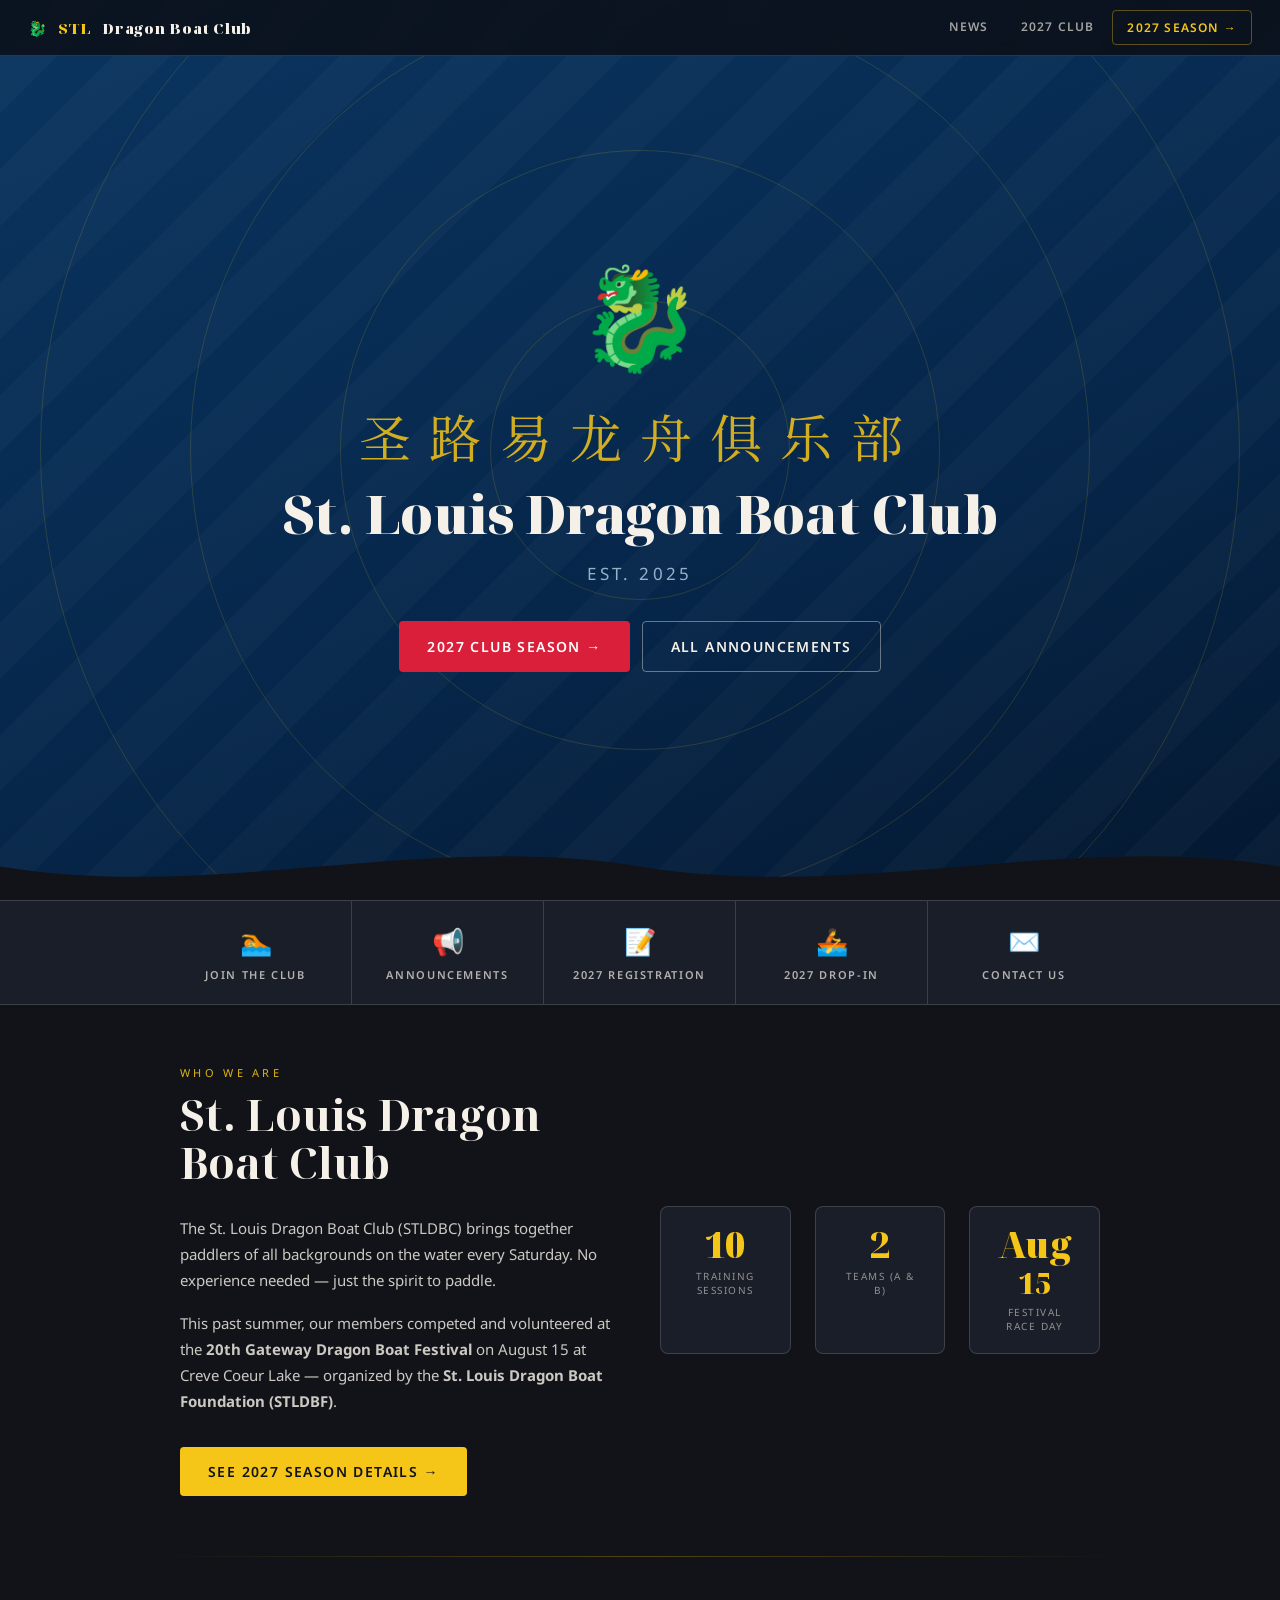
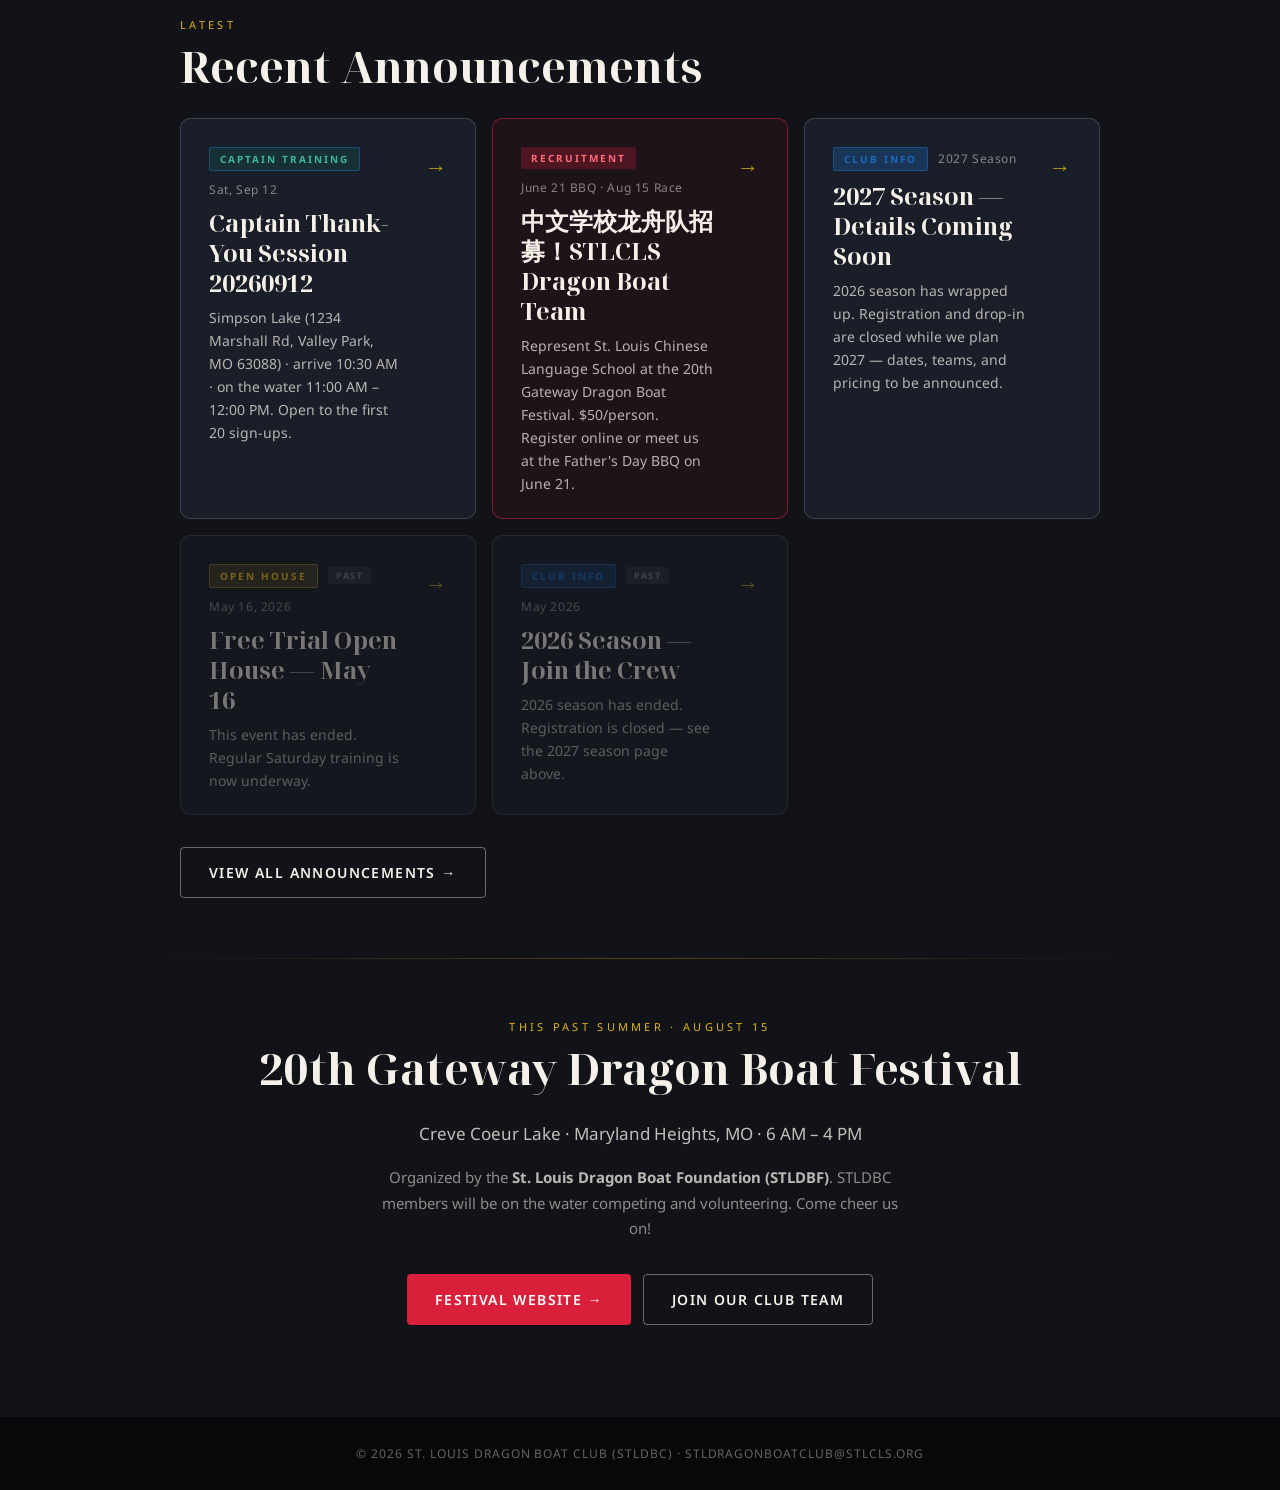
<file: index.html>
<!DOCTYPE html>
<html lang="en">
<head>
<meta charset="UTF-8">
<meta name="viewport" content="width=device-width, initial-scale=1.0">
<title>St. Louis Dragon Boat Club (STLDBC)</title>
<link rel="stylesheet" href="style.css">
<style>
/* ── SITE NAV ── */
.site-nav {
  position: fixed;
  top: 0; left: 0; right: 0;
  z-index: 100;
  display: flex;
  align-items: center;
  justify-content: space-between;
  padding: 0 28px;
  height: 56px;
  background: rgba(11,15,22,0.85);
  backdrop-filter: blur(12px);
  border-bottom: 1px solid var(--border);
}
.nav-logo {
  font-family: 'Noto Serif Display', serif;
  font-weight: 900;
  font-size: 15px;
  letter-spacing: 0.05em;
  color: var(--paper);
  text-decoration: none;
  display: flex;
  align-items: center;
  gap: 10px;
}
.nav-logo span { color: var(--gold); }
.nav-links { display: flex; gap: 4px; }
.nav-link {
  padding: 8px 14px;
  border-radius: 4px;
  font-size: 12px;
  font-weight: 600;
  letter-spacing: 0.1em;
  text-transform: uppercase;
  color: rgba(245,240,232,0.65);
  text-decoration: none;
  transition: color 0.15s, background 0.15s;
}
.nav-link:hover { color: var(--gold); background: rgba(245,197,24,0.08); }
.nav-link.cta   { color: var(--gold); border: 1px solid rgba(245,197,24,0.35); }
.nav-link.cta:hover { background: rgba(245,197,24,0.12); border-color: var(--gold); }
@media (max-width: 560px) {
  .nav-links .nav-link:not(.cta) { display: none; }
}

/* ── HERO (homepage specific) ── */
.hero { padding-top: 120px; }

/* ── QUICK LINKS STRIP ── */
.quick-strip {
  background: var(--surface);
  border-top: 1px solid var(--border);
  border-bottom: 1px solid var(--border);
}
.quick-strip-inner {
  max-width: 960px;
  margin: 0 auto;
  display: grid;
  grid-template-columns: repeat(5, 1fr);
  divide-x: 1px solid var(--border);
}
@media (max-width: 640px) { .quick-strip-inner { grid-template-columns: repeat(3, 1fr); } }
@media (max-width: 400px) { .quick-strip-inner { grid-template-columns: repeat(2, 1fr); } }

.quick-item {
  padding: 22px 20px;
  text-decoration: none;
  color: var(--paper);
  display: flex;
  flex-direction: column;
  align-items: center;
  gap: 8px;
  border-right: 1px solid var(--border);
  transition: background 0.15s;
  text-align: center;
}
.quick-item:last-child { border-right: none; }
.quick-item:hover { background: rgba(245,197,24,0.07); }
.quick-item .qi-icon { font-size: 26px; }
.quick-item .qi-label {
  font-size: 11px;
  font-weight: 600;
  letter-spacing: 0.15em;
  text-transform: uppercase;
  color: rgba(245,240,232,0.7);
}

/* ── ABOUT STRIP ── */
.about-grid {
  display: grid;
  grid-template-columns: 1fr 1fr;
  gap: 40px;
  align-items: center;
}
@media (max-width: 640px) { .about-grid { grid-template-columns: 1fr; } }

.about-text p {
  font-size: 15px;
  line-height: 1.75;
  color: rgba(245,240,232,0.82);
  margin-bottom: 16px;
}

.stat-row {
  display: flex;
  gap: 24px;
  flex-wrap: wrap;
}
.stat {
  text-align: center;
  padding: 20px 24px;
  background: var(--surface);
  border: 1px solid var(--border);
  border-radius: 8px;
  flex: 1;
  min-width: 90px;
}
.stat-num {
  font-family: 'Noto Serif Display', serif;
  font-size: 36px;
  font-weight: 900;
  color: var(--gold);
  line-height: 1;
}
.stat-lbl {
  font-size: 10px;
  letter-spacing: 0.15em;
  text-transform: uppercase;
  color: rgba(245,240,232,0.55);
  margin-top: 6px;
}

/* ── NEXT SESSION BAR ── */
.next-session-bar {
  background: rgba(245,197,24,0.09);
  border-bottom: 1px solid rgba(245,197,24,0.2);
  padding: 11px 20px;
  text-align: center;
  display: flex;
  align-items: center;
  justify-content: center;
  gap: 10px;
  flex-wrap: wrap;
}
.ns-label {
  font-size: 9px;
  font-weight: 700;
  letter-spacing: 0.25em;
  text-transform: uppercase;
  color: var(--gold);
  opacity: 0.7;
}
.ns-date { font-weight: 600; font-size: 13px; color: var(--gold); }
.ns-loc  { font-size: 12px; color: rgba(245,240,232,0.5); }

/* ── RECENT POSTS ── */
.recent-grid {
  display: grid;
  grid-template-columns: repeat(auto-fill, minmax(280px, 1fr));
  gap: 16px;
  margin-bottom: 32px;
}
</style>
</head>
<body>

<!-- SITE NAV -->
<nav class="site-nav">
  <a href="index.html" class="nav-logo">🐉 <span>STL</span> Dragon Boat Club</a>
  <div class="nav-links">
    <a href="announcements.html" class="nav-link">News</a>
    <a href="posts/season-2027.html" class="nav-link">2027 Club</a>
    <a href="posts/season-2027.html" class="nav-link cta">2027 Season →</a>
  </div>
</nav>

<!-- HERO -->
<div class="hero">
  <div class="ripple"></div>
  <div class="ripple"></div>
  <div class="ripple"></div>
  <div class="ripple"></div>

  <div class="hero-inner">
    <span class="dragon-emoji">🐉</span>
    <span class="chinese-subtitle">圣路易龙舟俱乐部</span>
    <h1>St. Louis Dragon Boat Club</h1>
    <p class="tagline">Est. 2025</p>
    <div class="cta-group">
      <a href="posts/season-2027.html" class="btn btn-primary">2027 Club Season →</a>
      <a href="announcements.html"     class="btn btn-ghost">All Announcements</a>
    </div>
  </div>

  <svg class="wave" viewBox="0 0 1440 80" fill="none" xmlns="http://www.w3.org/2000/svg" preserveAspectRatio="none">
    <path d="M0,40 C240,80 480,0 720,40 C960,80 1200,0 1440,40 L1440,80 L0,80 Z" fill="#111318"/>
  </svg>
</div>

<!-- NEXT SESSION BAR -->
<div class="next-session-bar" id="next-session-bar">
  <span class="ns-label">Next Training Session</span>
  <span class="ns-date" id="ns-date">—</span>
  <span class="ns-loc">· 8:30 AM · Simpson Lake, Blue Heron Shelter</span>
</div>

<!-- QUICK LINKS -->
<div class="quick-strip">
  <div class="quick-strip-inner">
    <a href="posts/season-2027.html" class="quick-item">
      <span class="qi-icon">🏊</span>
      <span class="qi-label">Join the Club</span>
    </a>
    <a href="announcements.html" class="quick-item">
      <span class="qi-icon">📢</span>
      <span class="qi-label">Announcements</span>
    </a>
    <a href="posts/season-2027.html" class="quick-item">
      <span class="qi-icon">📝</span>
      <span class="qi-label">2027 Registration</span>
    </a>
    <a href="posts/season-2027.html" class="quick-item">
      <span class="qi-icon">🚣</span>
      <span class="qi-label">2027 Drop-In</span>
    </a>
    <a href="mailto:stldragonboatclub@stlcls.org" class="quick-item">
      <span class="qi-icon">✉️</span>
      <span class="qi-label">Contact Us</span>
    </a>
  </div>
</div>

<!-- ABOUT -->
<section>
  <div class="about-grid">
    <div class="about-text">
      <span class="section-label">Who We Are</span>
      <h2>St. Louis Dragon Boat Club</h2>
      <p>The St. Louis Dragon Boat Club (STLDBC) brings together paddlers of all backgrounds on the water every Saturday. No experience needed — just the spirit to paddle.</p>
      <p>This past summer, our members competed and volunteered at the <strong>20th Gateway Dragon Boat Festival</strong> on August 15 at Creve Coeur Lake — organized by the <strong>St. Louis Dragon Boat Foundation (STLDBF)</strong>.</p>
      <a href="posts/season-2027.html" class="btn btn-gold mt16">See 2027 Season Details →</a>
    </div>
    <div class="stat-row">
      <div class="stat">
        <div class="stat-num">10</div>
        <div class="stat-lbl">Training Sessions</div>
      </div>
      <div class="stat">
        <div class="stat-num">2</div>
        <div class="stat-lbl">Teams (A &amp; B)</div>
      </div>
      <div class="stat">
        <div class="stat-num">Aug<br><span style="font-size:28px">15</span></div>
        <div class="stat-lbl">Festival Race Day</div>
      </div>
    </div>
  </div>
</section>

<div class="divider"></div>

<!-- RECENT POSTS -->
<section>
  <span class="section-label">Latest</span>
  <h2>Recent Announcements</h2>

  <div class="recent-grid">
    <a class="post-card" href="captain-session-2026-09-12.html" data-type="club">
      <div>
        <div class="post-meta">
          <span class="post-type type-club" style="background:rgba(15,114,104,0.22);color:#3fb3a4;">Captain Training</span>
          <span class="post-date">Sat, Sep 12</span>
        </div>
        <div class="post-title">Captain Thank-You Session 20260912</div>
        <div class="post-summary">Simpson Lake (1234 Marshall Rd, Valley Park, MO 63088) · arrive 10:30 AM · on the water 11:00 AM – 12:00 PM. Open to the first 20 sign-ups.</div>
      </div>
      <div class="post-arrow">→</div>
    </a>

    <a class="post-card" href="posts/stlcls-team-2026.html" style="border-color:rgba(217,31,58,0.5); background:rgba(217,31,58,0.07);">
      <div>
        <div class="post-meta">
          <span class="post-type" style="background:rgba(217,31,58,0.25);color:#ff6b7a;">Recruitment</span>
          <span class="post-date">June 21 BBQ · Aug 15 Race</span>
        </div>
        <div class="post-title">中文学校龙舟队招募！STLCLS Dragon Boat Team</div>
        <div class="post-summary">Represent St. Louis Chinese Language School at the 20th Gateway Dragon Boat Festival. $50/person. Register online or meet us at the Father's Day BBQ on June 21.</div>
      </div>
      <div class="post-arrow">→</div>
    </a>

    <a class="post-card" href="posts/season-2027.html">
      <div>
        <div class="post-meta">
          <span class="post-type type-club">Club Info</span>
          <span class="post-date">2027 Season</span>
        </div>
        <div class="post-title">2027 Season — Details Coming Soon</div>
        <div class="post-summary">2026 season has wrapped up. Registration and drop-in are closed while we plan 2027 — dates, teams, and pricing to be announced.</div>
      </div>
      <div class="post-arrow">→</div>
    </a>

    <a class="post-card is-past" href="posts/open-house-2026-05-16.html">
      <div>
        <div class="post-meta">
          <span class="post-type type-openhouse">Open House</span>
          <span class="badge-past">Past</span>
          <span class="post-date">May 16, 2026</span>
        </div>
        <div class="post-title">Free Trial Open House — May 16</div>
        <div class="post-summary">This event has ended. Regular Saturday training is now underway.</div>
      </div>
      <div class="post-arrow">→</div>
    </a>
    <a class="post-card is-past" href="posts/season-2026.html">
      <div>
        <div class="post-meta">
          <span class="post-type type-club">Club Info</span>
          <span class="badge-past">Past</span>
          <span class="post-date">May 2026</span>
        </div>
        <div class="post-title">2026 Season — Join the Crew</div>
        <div class="post-summary">2026 season has ended. Registration is closed — see the 2027 season page above.</div>
      </div>
      <div class="post-arrow">→</div>
    </a>
  </div>

  <a href="announcements.html" class="btn btn-ghost">View All Announcements →</a>
</section>

<div class="divider"></div>

<!-- FESTIVAL CALLOUT -->
<section style="text-align:center; padding-bottom: 80px;">
  <span class="section-label">This Past Summer · August 15</span>
  <h2>20th Gateway Dragon Boat Festival</h2>
  <p style="font-size:17px; color:rgba(245,240,232,0.78); max-width:560px; margin: 0 auto 16px; line-height:1.7;">
    Creve Coeur Lake · Maryland Heights, MO · 6 AM – 4 PM
  </p>
  <p style="font-size:15px; color:rgba(245,240,232,0.55); max-width:520px; margin: 0 auto 32px; line-height:1.7;">
    Organized by the <strong style="color:rgba(245,240,232,0.75)">St. Louis Dragon Boat Foundation (STLDBF)</strong>. STLDBC members will be on the water competing and volunteering. Come cheer us on!
  </p>
  <div class="cta-group">
    <a href="https://gatewaydragonboat.com" class="btn btn-primary" target="_blank">Festival Website →</a>
    <a href="posts/season-2027.html" class="btn btn-ghost">Join Our Club Team</a>
  </div>
</section>

<script>
(function () {
  var sessions = [
    [2026,4,16],[2026,4,30],[2026,5,13],[2026,5,20],[2026,5,27],
    [2026,6,11],[2026,6,18],[2026,6,25],[2026,7,8],[2026,8,12]
  ].map(function(s){ return new Date(s[0],s[1],s[2]); });
  var today = new Date(); today.setHours(0,0,0,0);
  var next = sessions.find(function(d){ return d >= today; });
  var bar = document.getElementById('next-session-bar');
  var el  = document.getElementById('ns-date');
  if (next && el) {
    el.textContent = next.toLocaleDateString('en-US',{weekday:'long',month:'long',day:'numeric'});
  } else if (bar) {
    bar.style.display = 'none';
  }
})();
</script>

<footer>
  © 2026 St. Louis Dragon Boat Club (STLDBC) · stldragonboatclub@stlcls.org
</footer>

</body>
</html>
</file>
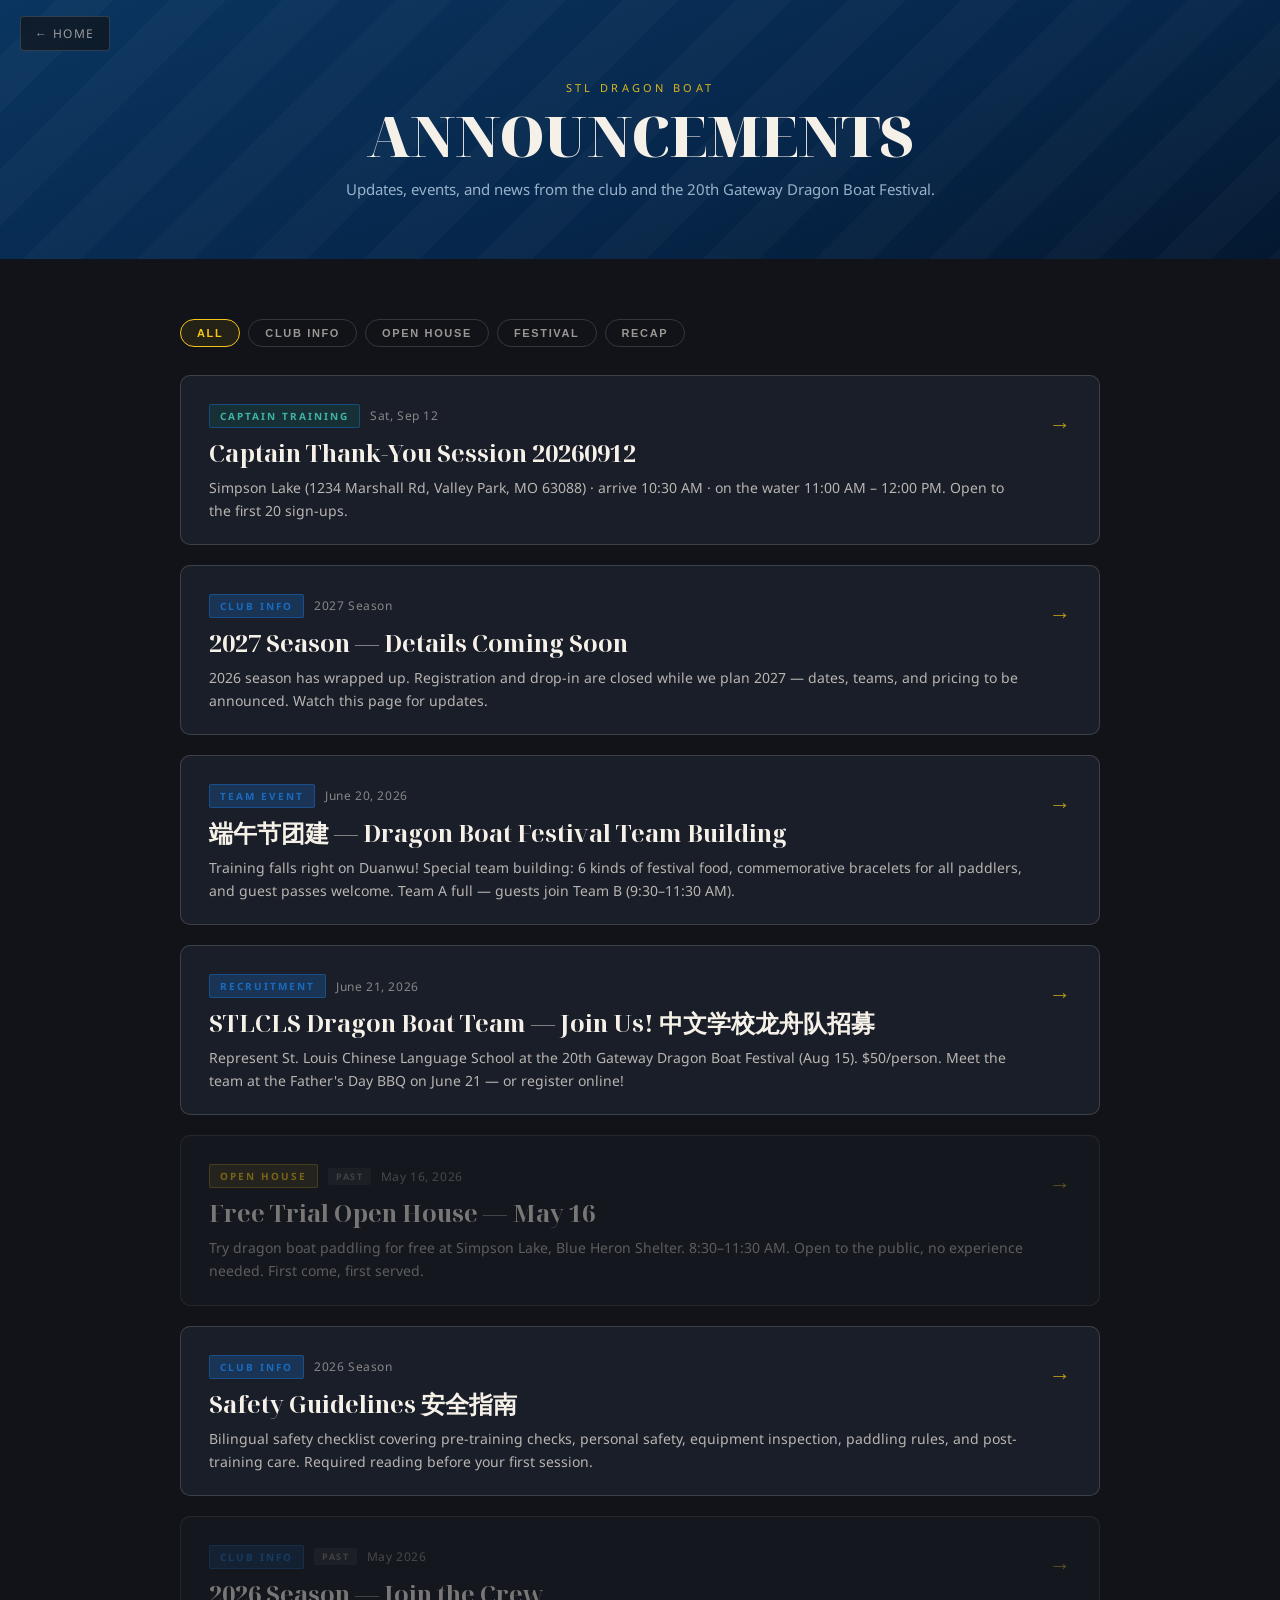
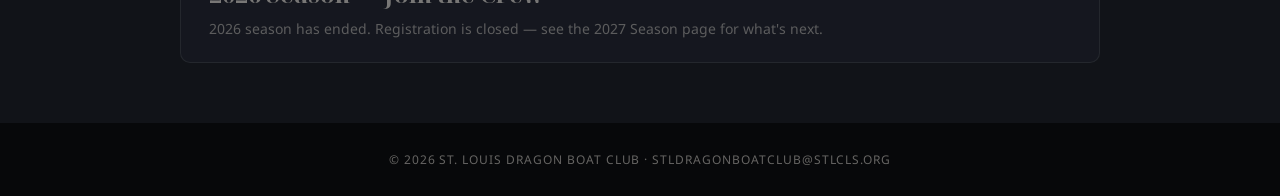
<file: announcements.html>
<!DOCTYPE html>
<html lang="en">
<head>
<meta charset="UTF-8">
<meta name="viewport" content="width=device-width, initial-scale=1.0">
<title>Announcements — STL Dragon Boat</title>
<link rel="stylesheet" href="style.css">
<style>
.page-hero {
  background: linear-gradient(160deg, #0A3560 0%, #06264A 60%, #041830 100%);
  padding: 80px 20px 60px;
  text-align: center;
  position: relative;
  overflow: hidden;
}
.page-hero::before {
  content: '';
  position: absolute;
  inset: 0;
  background: repeating-linear-gradient(
    135deg,
    transparent, transparent 40px,
    rgba(255,255,255,0.025) 40px,
    rgba(255,255,255,0.025) 80px
  );
}
.page-hero-inner { position: relative; z-index: 2; max-width: 600px; margin: 0 auto; }
.page-hero h1 {
  font-size: clamp(32px, 7vw, 56px);
  text-transform: uppercase;
  letter-spacing: -0.01em;
}
.page-hero p { font-size: 15px; color: var(--mist); opacity: 0.75; margin-top: 12px; }

.filter-row {
  display: flex;
  gap: 8px;
  flex-wrap: wrap;
  margin-bottom: 28px;
}
.filter-btn {
  padding: 7px 16px;
  border-radius: 20px;
  font-size: 11px;
  font-weight: 600;
  letter-spacing: 0.15em;
  text-transform: uppercase;
  border: 1px solid var(--border);
  background: transparent;
  color: rgba(245,240,232,0.6);
  cursor: pointer;
  transition: all 0.15s;
}
.filter-btn:hover,
.filter-btn.active { border-color: var(--gold); color: var(--gold); background: rgba(245,197,24,0.08); }

/* show/hide by data-type */
.post-card[data-type] { display: grid; }
body[data-filter="club"]     .post-card:not([data-type="club"])      { display: none; }
body[data-filter="openhouse"] .post-card:not([data-type="openhouse"]){ display: none; }
body[data-filter="festival"]  .post-card:not([data-type="festival"]) { display: none; }
body[data-filter="recap"]     .post-card:not([data-type="recap"])    { display: none; }
</style>
</head>
<body>

<nav class="back-nav">
  <a href="index.html" class="back-link">← Home</a>
</nav>

<div class="page-hero">
  <div class="page-hero-inner">
    <span class="section-label">STL Dragon Boat</span>
    <h1>Announcements</h1>
    <p>Updates, events, and news from the club and the 20th Gateway Dragon Boat Festival.</p>
  </div>
</div>

<section>
  <!-- Filter buttons -->
  <div class="filter-row">
    <button class="filter-btn active" onclick="setFilter(this, '')">All</button>
    <button class="filter-btn" onclick="setFilter(this, 'club')">Club Info</button>
    <button class="filter-btn" onclick="setFilter(this, 'openhouse')">Open House</button>
    <button class="filter-btn" onclick="setFilter(this, 'festival')">Festival</button>
    <button class="filter-btn" onclick="setFilter(this, 'recap')">Recap</button>
  </div>

  <!-- Post list — Claude adds new cards here (newest first) -->
  <div class="post-grid">
    <a class="post-card" href="captain-session-2026-09-12.html" data-type="club">
      <div>
        <div class="post-meta">
          <span class="post-type type-club" style="background:rgba(15,114,104,0.22);color:#3fb3a4;">Captain Training</span>
          <span class="post-date">Sat, Sep 12</span>
        </div>
        <div class="post-title">Captain Thank-You Session 20260912</div>
        <div class="post-summary">Simpson Lake (1234 Marshall Rd, Valley Park, MO 63088) · arrive 10:30 AM · on the water 11:00 AM – 12:00 PM. Open to the first 20 sign-ups.</div>
      </div>
      <div class="post-arrow">→</div>
    </a>


    <a class="post-card" href="posts/season-2027.html" data-type="club">
      <div>
        <div class="post-meta">
          <span class="post-type type-club">Club Info</span>
          <span class="post-date">2027 Season</span>
        </div>
        <div class="post-title">2027 Season — Details Coming Soon</div>
        <div class="post-summary">2026 season has wrapped up. Registration and drop-in are closed while we plan 2027 — dates, teams, and pricing to be announced. Watch this page for updates.</div>
      </div>
      <div class="post-arrow">→</div>
    </a>

    <a class="post-card" href="posts/duanwu-2026-06-20.html" data-type="club">
      <div>
        <div class="post-meta">
          <span class="post-type type-club">Team Event</span>
          <span class="post-date">June 20, 2026</span>
        </div>
        <div class="post-title">端午节团建 — Dragon Boat Festival Team Building</div>
        <div class="post-summary">Training falls right on Duanwu! Special team building: 6 kinds of festival food, commemorative bracelets for all paddlers, and guest passes welcome. Team A full — guests join Team B (9:30–11:30 AM).</div>
      </div>
      <div class="post-arrow">→</div>
    </a>

    <a class="post-card" href="posts/stlcls-team-2026.html" data-type="club">
      <div>
        <div class="post-meta">
          <span class="post-type type-club">Recruitment</span>
          <span class="post-date">June 21, 2026</span>
        </div>
        <div class="post-title">STLCLS Dragon Boat Team — Join Us! 中文学校龙舟队招募</div>
        <div class="post-summary">Represent St. Louis Chinese Language School at the 20th Gateway Dragon Boat Festival (Aug 15). $50/person. Meet the team at the Father's Day BBQ on June 21 — or register online!</div>
      </div>
      <div class="post-arrow">→</div>
    </a>

    <a class="post-card is-past" href="posts/open-house-2026-05-16.html" data-type="openhouse">
      <div>
        <div class="post-meta">
          <span class="post-type type-openhouse">Open House</span>
          <span class="badge-past">Past</span>
          <span class="post-date">May 16, 2026</span>
        </div>
        <div class="post-title">Free Trial Open House — May 16</div>
        <div class="post-summary">Try dragon boat paddling for free at Simpson Lake, Blue Heron Shelter. 8:30–11:30 AM. Open to the public, no experience needed. First come, first served.</div>
      </div>
      <div class="post-arrow">→</div>
    </a>

    <a class="post-card" href="posts/safety.html" data-type="club">
      <div>
        <div class="post-meta">
          <span class="post-type type-club">Club Info</span>
          <span class="post-date">2026 Season</span>
        </div>
        <div class="post-title">Safety Guidelines 安全指南</div>
        <div class="post-summary">Bilingual safety checklist covering pre-training checks, personal safety, equipment inspection, paddling rules, and post-training care. Required reading before your first session.</div>
      </div>
      <div class="post-arrow">→</div>
    </a>

    <a class="post-card is-past" href="posts/season-2026.html" data-type="club">
      <div>
        <div class="post-meta">
          <span class="post-type type-club">Club Info</span>
          <span class="badge-past">Past</span>
          <span class="post-date">May 2026</span>
        </div>
        <div class="post-title">2026 Season — Join the Crew</div>
        <div class="post-summary">2026 season has ended. Registration is closed — see the 2027 Season page for what's next.</div>
      </div>
      <div class="post-arrow">→</div>
    </a>

  </div>
</section>

<footer>
  © 2026 St. Louis Dragon Boat Club · stldragonboatclub@stlcls.org
</footer>

<script>
function setFilter(btn, type) {
  document.querySelectorAll('.filter-btn').forEach(b => b.classList.remove('active'));
  btn.classList.add('active');
  document.body.dataset.filter = type;
}
</script>
</body>
</html>
</file>
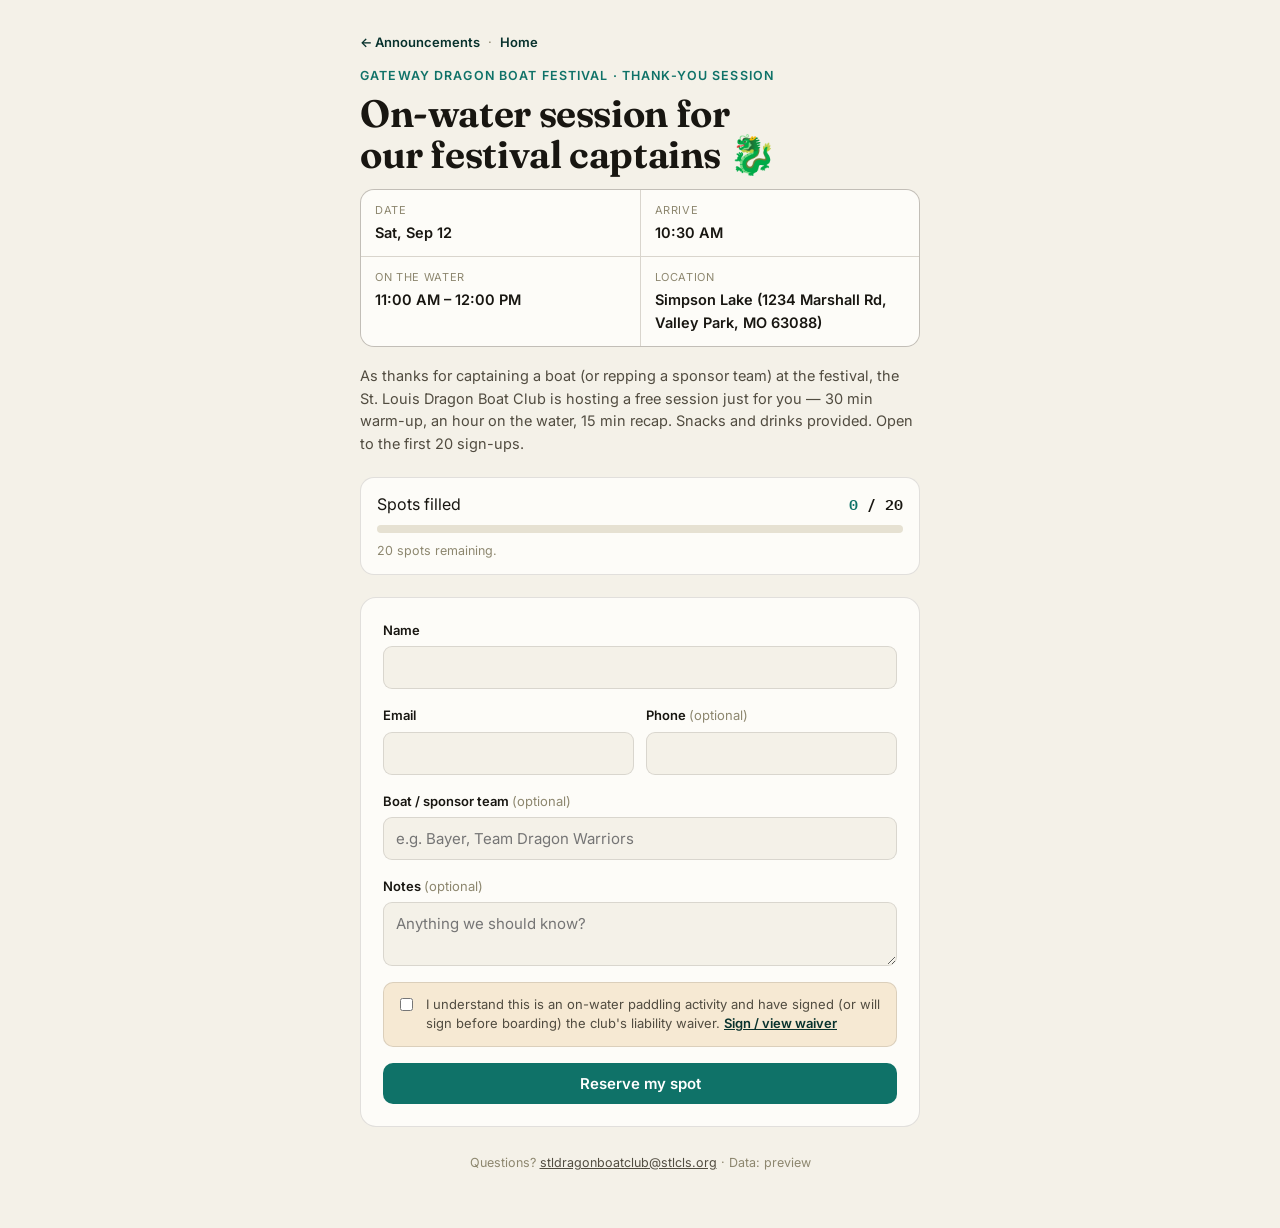
<file: captain-session-2026-09-12.html>
<!doctype html><html lang="en"><head><meta charset="utf-8">
<meta name="viewport" content="width=device-width,initial-scale=1">
<title>Captain Session Sign-Up — Sat, Sep 12</title>
<link rel="preconnect" href="https://fonts.googleapis.com">
<link rel="preconnect" href="https://fonts.gstatic.com" crossorigin>
<link href="https://fonts.googleapis.com/css2?family=Fraunces:opsz,wght@9..144,500;9..144,650&family=Inter:wght@400;500;600;700&family=IBM+Plex+Mono:wght@500;600&display=swap" rel="stylesheet">
<style>
:root{
  --surface:#fdfcf8;--plane:#f4f1e8;--ink:#181611;--ink2:#514c40;--mut:#8d876f;
  --border:rgba(24,22,17,.12);--grid:#e6e1d2;
  --lake:#0f7268;--lake-ink:#08322d;--lake-soft:#e3f0ec;
  --gold:#b9781c;--gold-soft:#f6e9d3;
  --good:#1a8a4c;--crit:#c23b3b;--crit-soft:#fbeaea;
}
@media(prefers-color-scheme:dark){:root:not([data-theme="light"]){
  --surface:#1c1a15;--plane:#131210;--ink:#f6f3ea;--ink2:#c9c3b2;--mut:#948d78;
  --border:rgba(246,243,234,.12);--grid:#2b2820;
  --lake:#3fb3a4;--lake-ink:#d7f3ec;--lake-soft:#173430;
  --gold:#e0a94a;--gold-soft:#332510;
  --good:#4cc785;--crit:#e57171;--crit-soft:#3a1c1c;
}}
:root[data-theme="dark"]{
  --surface:#1c1a15;--plane:#131210;--ink:#f6f3ea;--ink2:#c9c3b2;--mut:#948d78;
  --border:rgba(246,243,234,.12);--grid:#2b2820;
  --lake:#3fb3a4;--lake-ink:#d7f3ec;--lake-soft:#173430;
  --gold:#e0a94a;--gold-soft:#332510;
  --good:#4cc785;--crit:#e57171;--crit-soft:#3a1c1c;
}
*{box-sizing:border-box}
body{margin:0;background:var(--plane);color:var(--ink);
  font:16px/1.55 "Inter",system-ui,-apple-system,"Segoe UI",sans-serif;
  padding:32px 16px 56px}
.wrap{max-width:560px;margin:0 auto}
.eyebrow{font:600 12.5px/1 "Inter",sans-serif;letter-spacing:.09em;text-transform:uppercase;
  color:var(--lake);margin:0 0 10px}
h1{font-family:"Fraunces",Georgia,serif;font-weight:650;font-size:clamp(28px,5.5vw,38px);
  line-height:1.08;letter-spacing:-.01em;margin:0 0 14px;text-wrap:balance}
.essentials{display:grid;grid-template-columns:repeat(2,1fr);gap:1px;background:var(--border);
  border:1px solid var(--border);border-radius:14px;overflow:hidden;margin:0 0 18px}
.ess{background:var(--surface);padding:12px 14px}
.ess .l{font-size:11px;letter-spacing:.06em;text-transform:uppercase;color:var(--mut);margin:0 0 3px}
.ess .v{font-size:14.5px;font-weight:600;color:var(--ink)}
.blurb{color:var(--ink2);font-size:14.5px;margin:0 0 22px}
.blurb b{color:var(--ink)}
.capbar-wrap{background:var(--surface);border:1px solid var(--border);border-radius:14px;
  padding:14px 16px;margin:0 0 22px}
.caprow{display:flex;align-items:baseline;justify-content:space-between;gap:10px;margin-bottom:8px}
.capnum{font-family:"IBM Plex Mono",monospace;font-weight:600;font-size:15px;
  font-variant-numeric:tabular-nums}
.capnum .fill{color:var(--lake)}
.captrack{height:8px;border-radius:99px;background:var(--grid);overflow:hidden}
.capfill{height:100%;background:var(--lake);border-radius:99px;transition:width .4s ease}
.capnote{font-size:12.5px;color:var(--mut);margin-top:8px}
form{background:var(--surface);border:1px solid var(--border);border-radius:16px;
  padding:22px;display:flex;flex-direction:column;gap:16px}
.field{display:flex;flex-direction:column;gap:6px}
.field label{font-size:13px;font-weight:600;color:var(--ink)}
.field .opt{font-weight:400;color:var(--mut)}
.field input[type=text],.field input[type=email],.field input[type=tel],.field select,.field textarea{
  font:15px/1.4 "Inter",sans-serif;color:var(--ink);background:var(--plane);
  border:1px solid var(--border);border-radius:9px;padding:10px 12px;width:100%}
.field textarea{resize:vertical;min-height:56px}
.row2{display:grid;grid-template-columns:1fr 1fr;gap:12px}
.waiver{display:flex;gap:10px;align-items:flex-start;background:var(--gold-soft);
  border:1px solid var(--border);border-radius:10px;padding:12px}
.waiver input{margin-top:3px}
.waiver span{font-size:13px;color:var(--ink2);line-height:1.5}
.waiver a{color:var(--lake-ink);font-weight:600}
button.submit{font:600 15px/1 "Inter",sans-serif;background:var(--lake);color:#fff;
  border:none;border-radius:10px;padding:13px;cursor:pointer}
button.submit:disabled{opacity:.5;cursor:not-allowed}
.msg{border-radius:10px;padding:12px 14px;font-size:14px;display:none}
.msg.show{display:block}
.msg.ok{background:var(--lake-soft);color:var(--lake-ink)}
.msg.err{background:var(--crit-soft);color:var(--crit)}
.full-card{background:var(--surface);border:1px solid var(--border);border-radius:16px;
  padding:26px 22px;text-align:center}
.full-card .big{font-family:"Fraunces",serif;font-weight:650;font-size:22px;margin:0 0 6px}
.full-card p{color:var(--ink2);font-size:14.5px;margin:0}
.full-card a{color:var(--lake-ink);font-weight:600}
.back-nav{margin:0 0 18px;font-size:13px}
.back-nav a{color:var(--lake-ink);text-decoration:none;font-weight:600}
.back-nav a:hover{text-decoration:underline}
.back-nav .sep{color:var(--mut);margin:0 8px}
.cancelled-card{background:var(--crit-soft);border:1px solid var(--border);border-radius:16px;
  padding:26px 22px;text-align:center}
.cancelled-card .big{font-family:"Fraunces",serif;font-weight:650;font-size:22px;margin:0 0 6px;color:var(--crit)}
.cancelled-card p{color:var(--ink2);font-size:14.5px;margin:0}
.cancelled-card a{color:var(--lake-ink);font-weight:600}
footer{margin-top:26px;font-size:12.5px;color:var(--mut);text-align:center}
footer a{color:var(--ink2)}
@media(max-width:480px){.essentials{grid-template-columns:1fr 1fr}.row2{grid-template-columns:1fr}}
</style></head><body><div class="wrap">
<nav class="back-nav">
  <a href="announcements.html">← Announcements</a><span class="sep">·</span><a href="index.html">Home</a>
</nav>
<p class="eyebrow">Gateway Dragon Boat Festival · Thank-You Session</p>
<h1>On-water session for our festival captains 🐉</h1>
<div class="essentials">
  <div class="ess"><div class="l">Date</div><div class="v">Sat, Sep 12</div></div>
  <div class="ess"><div class="l">Arrive</div><div class="v">10:30 AM</div></div>
  <div class="ess"><div class="l">On the water</div><div class="v">11:00 AM – 12:00 PM</div></div>
  <div class="ess"><div class="l">Location</div><div class="v">Simpson Lake (1234 Marshall Rd, Valley Park, MO 63088)</div></div>
</div>
<p class="blurb">As thanks for captaining a boat (or repping a sponsor team) at the festival, the St. Louis Dragon Boat Club is hosting a free session just for you — 30 min warm-up, an hour on the water, 15 min recap. Snacks and drinks provided. Open to the first 20 sign-ups.</p>
<div class="capbar-wrap">
  <div class="caprow"><span>Spots filled</span>
    <span class="capnum"><span class="fill" id="capFilled">0</span> / <span id="capTotal">20</span></span></div>
  <div class="captrack"><div class="capfill" id="capBar" style="width:0%"></div></div>
  <div class="capnote" id="capNote">Loading current sign-ups…</div>
</div>

<form id="signupForm">
  <div class="field"><label for="name">Name</label>
    <input type="text" id="name" name="name" required autocomplete="name"></div>
  <div class="row2">
    <div class="field"><label for="email">Email</label>
      <input type="email" id="email" name="email" required autocomplete="email"></div>
    <div class="field"><label for="phone">Phone <span class="opt">(optional)</span></label>
      <input type="tel" id="phone" name="phone" autocomplete="tel"></div>
  </div>
  <div class="field"><label for="team">Boat / sponsor team <span class="opt">(optional)</span></label>
    <input type="text" id="team" name="team" placeholder="e.g. Bayer, Team Dragon Warriors"></div>
  
  <div class="field"><label for="notes">Notes <span class="opt">(optional)</span></label>
    <textarea id="notes" name="notes" placeholder="Anything we should know?"></textarea></div>
  <label class="waiver">
    <input type="checkbox" id="waiver" name="waiver" required>
    <span>I understand this is an on-water paddling activity and have signed (or will sign before
      boarding) the club's liability waiver. <a href="https://forms.gle/WrG4zwLNZ4AgkDPA8" target="_blank">Sign / view waiver</a></span>
  </label>
  <button class="submit" type="submit" id="submitBtn">Reserve my spot</button>
  <div class="msg" id="formMsg"></div>
</form>

<div class="full-card" id="fullCard" style="display:none">
  <div class="big">All 20 spots are filled 🎉</div>
  <p>Thanks for your interest! Email <a href="mailto:stldragonboatclub@stlcls.org">stldragonboatclub@stlcls.org</a>
    to be added to the waitlist in case of cancellations.</p>
</div>

<div class="cancelled-card" id="cancelledCard" style="display:none">
  <div class="big">This session has been cancelled</div>
  <p id="cancelledNote"></p>
</div>

<footer>Questions? <a href="mailto:stldragonboatclub@stlcls.org">stldragonboatclub@stlcls.org</a> ·
  Data: <span id="dataStamp">—</span></footer>
</div>
<script>
const DATA_URL = "https://script.google.com/macros/s/AKfycbxuy_x4MZyhvC-zlCaB-uziV-7AYSZa1h5HIodYU9w0hHSKCRid-HPMkmrdN5cIYulubA/exec?event=captain-session-2026-09-12";
const EVENT_ID = "captain-session-2026-09-12";
const SNAPSHOT = {"generated": "preview", "capacity": 20, "count": 0, "remaining": 20, "full": false, "cancelled": false, "cancel_note": ""};

function paint(d){
  document.getElementById("dataStamp").textContent = d.generated || "—";
  if (d.cancelled) {
    document.querySelector(".capbar-wrap").style.display = "none";
    document.getElementById("signupForm").style.display = "none";
    document.getElementById("fullCard").style.display = "none";
    document.getElementById("cancelledNote").textContent = d.cancel_note || "Check back for updates, or email us with questions.";
    document.getElementById("cancelledCard").style.display = "block";
    return;
  }
  const cap = d.capacity ?? 20, count = d.count ?? 0, remaining = Math.max(0, cap-count);
  document.getElementById("capFilled").textContent = count;
  document.getElementById("capTotal").textContent = cap;
  document.getElementById("capBar").style.width = Math.min(100, (count/cap)*100) + "%";
  document.getElementById("capNote").textContent = d.full
    ? "Full — see below to join the waitlist."
    : remaining <= 5 ? `Only ${remaining} spot${remaining===1?"":"s"} left — sign up soon!`
    : `${remaining} spots remaining.`;
  if (d.full) {
    document.getElementById("signupForm").style.display = "none";
    document.getElementById("fullCard").style.display = "block";
  }
}
async function load(){
  if (!DATA_URL) { paint(SNAPSHOT); return; }
  try {
    const r = await fetch(DATA_URL);
    const j = await r.json();
    paint(j);
  } catch(e) { paint(SNAPSHOT); }
}
load();

document.getElementById("signupForm").addEventListener("submit", async (ev) => {
  ev.preventDefault();
  const btn = document.getElementById("submitBtn");
  const msg = document.getElementById("formMsg");
  msg.className = "msg"; msg.textContent = "";
  const payload = {
    event: EVENT_ID,
    name: document.getElementById("name").value.trim(),
    email: document.getElementById("email").value.trim(),
    phone: document.getElementById("phone").value.trim(),
    team: document.getElementById("team").value.trim(),
    tshirt: document.getElementById("tshirt") ? document.getElementById("tshirt").value : "",
    waiver: document.getElementById("waiver").checked,
    notes: document.getElementById("notes").value.trim()
  };
  if (!payload.name || !payload.email || !payload.waiver) {
    msg.textContent = "Please fill in your name, email, and check the waiver box."; msg.className = "msg err show"; return;
  }
  if (!DATA_URL) {
    msg.textContent = "Sign-ups aren't live yet — this is a design preview."; msg.className = "msg err show"; return;
  }
  btn.disabled = true; btn.textContent = "Submitting…";
  try {
    const r = await fetch(DATA_URL, {method:"POST", headers:{"Content-Type":"text/plain;charset=utf-8"},
      body: JSON.stringify(payload)});
    const j = await r.json();
    if (j.ok) {
      document.getElementById("signupForm").reset();
      msg.textContent = "You're in! See you Sat, Sep 12 at 10:30 AM."; msg.className = "msg ok show";
      load();
    } else if (j.error === "full") {
      load();
    } else if (j.error === "cancelled") {
      load();
    } else if (j.error === "duplicate_email") {
      msg.textContent = "That email is already signed up."; msg.className = "msg err show";
    } else {
      msg.textContent = "Something went wrong — please try again or email us."; msg.className = "msg err show";
    }
  } catch(e) {
    msg.textContent = "Something went wrong — please try again or email us."; msg.className = "msg err show";
  } finally {
    btn.disabled = false; btn.textContent = "Reserve my spot";
  }
});
</script></body></html>
</file>
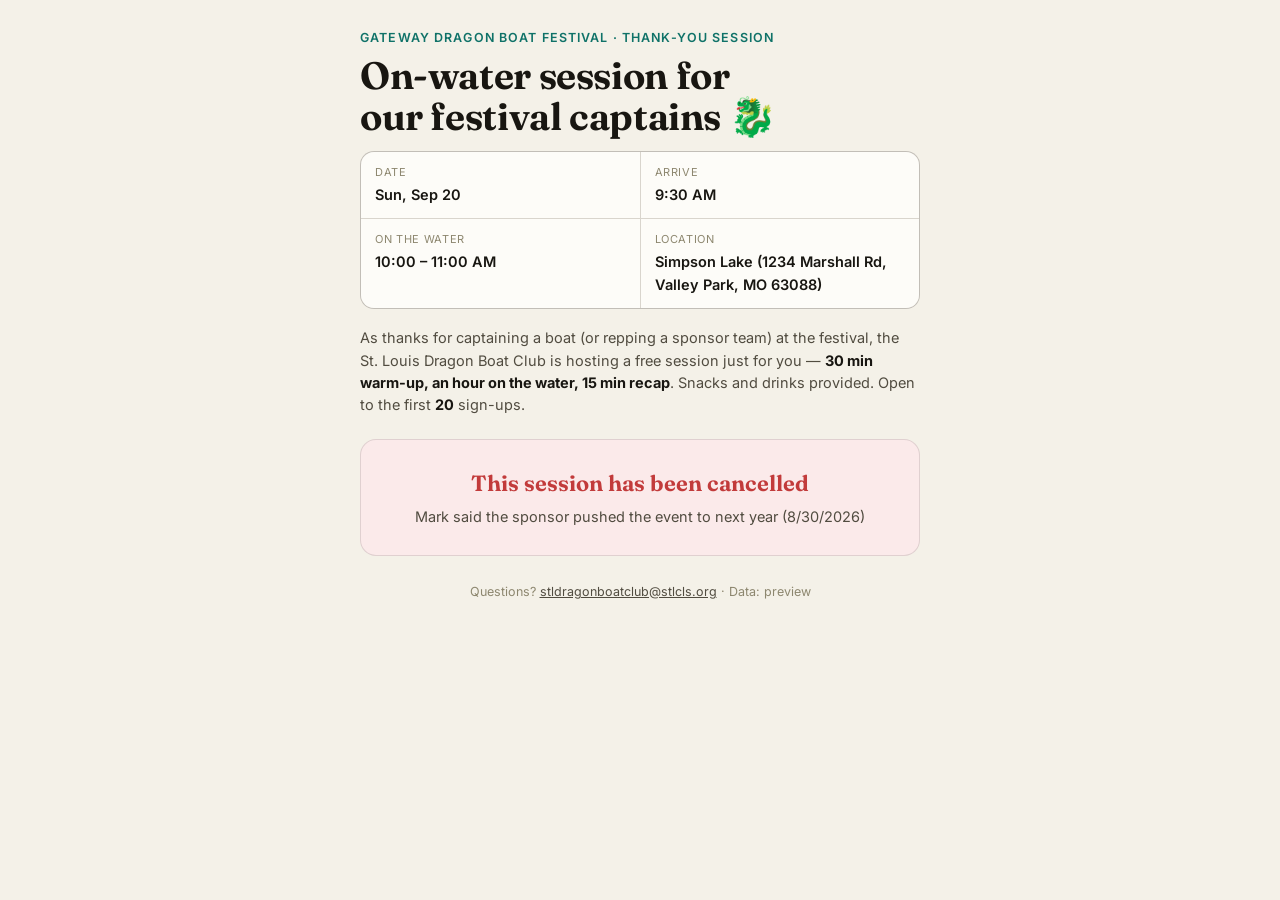
<file: captain-session-2026-09-20.html>
<!doctype html><html lang="en"><head><meta charset="utf-8">
<meta name="viewport" content="width=device-width,initial-scale=1">
<title>Captain Session Sign-Up — Sun, Sep 20</title>
<link rel="preconnect" href="https://fonts.googleapis.com">
<link rel="preconnect" href="https://fonts.gstatic.com" crossorigin>
<link href="https://fonts.googleapis.com/css2?family=Fraunces:opsz,wght@9..144,500;9..144,650&family=Inter:wght@400;500;600;700&family=IBM+Plex+Mono:wght@500;600&display=swap" rel="stylesheet">
<style>
:root{
  --surface:#fdfcf8;--plane:#f4f1e8;--ink:#181611;--ink2:#514c40;--mut:#8d876f;
  --border:rgba(24,22,17,.12);--grid:#e6e1d2;
  --lake:#0f7268;--lake-ink:#08322d;--lake-soft:#e3f0ec;
  --gold:#b9781c;--gold-soft:#f6e9d3;
  --good:#1a8a4c;--crit:#c23b3b;--crit-soft:#fbeaea;
}
@media(prefers-color-scheme:dark){:root:not([data-theme="light"]){
  --surface:#1c1a15;--plane:#131210;--ink:#f6f3ea;--ink2:#c9c3b2;--mut:#948d78;
  --border:rgba(246,243,234,.12);--grid:#2b2820;
  --lake:#3fb3a4;--lake-ink:#d7f3ec;--lake-soft:#173430;
  --gold:#e0a94a;--gold-soft:#332510;
  --good:#4cc785;--crit:#e57171;--crit-soft:#3a1c1c;
}}
:root[data-theme="dark"]{
  --surface:#1c1a15;--plane:#131210;--ink:#f6f3ea;--ink2:#c9c3b2;--mut:#948d78;
  --border:rgba(246,243,234,.12);--grid:#2b2820;
  --lake:#3fb3a4;--lake-ink:#d7f3ec;--lake-soft:#173430;
  --gold:#e0a94a;--gold-soft:#332510;
  --good:#4cc785;--crit:#e57171;--crit-soft:#3a1c1c;
}
*{box-sizing:border-box}
body{margin:0;background:var(--plane);color:var(--ink);
  font:16px/1.55 "Inter",system-ui,-apple-system,"Segoe UI",sans-serif;
  padding:32px 16px 56px}
.wrap{max-width:560px;margin:0 auto}
.eyebrow{font:600 12.5px/1 "Inter",sans-serif;letter-spacing:.09em;text-transform:uppercase;
  color:var(--lake);margin:0 0 10px}
h1{font-family:"Fraunces",Georgia,serif;font-weight:650;font-size:clamp(28px,5.5vw,38px);
  line-height:1.08;letter-spacing:-.01em;margin:0 0 14px;text-wrap:balance}
.essentials{display:grid;grid-template-columns:repeat(2,1fr);gap:1px;background:var(--border);
  border:1px solid var(--border);border-radius:14px;overflow:hidden;margin:0 0 18px}
.ess{background:var(--surface);padding:12px 14px}
.ess .l{font-size:11px;letter-spacing:.06em;text-transform:uppercase;color:var(--mut);margin:0 0 3px}
.ess .v{font-size:14.5px;font-weight:600;color:var(--ink)}
.blurb{color:var(--ink2);font-size:14.5px;margin:0 0 22px}
.blurb b{color:var(--ink)}
.capbar-wrap{background:var(--surface);border:1px solid var(--border);border-radius:14px;
  padding:14px 16px;margin:0 0 22px}
.caprow{display:flex;align-items:baseline;justify-content:space-between;gap:10px;margin-bottom:8px}
.capnum{font-family:"IBM Plex Mono",monospace;font-weight:600;font-size:15px;
  font-variant-numeric:tabular-nums}
.capnum .fill{color:var(--lake)}
.captrack{height:8px;border-radius:99px;background:var(--grid);overflow:hidden}
.capfill{height:100%;background:var(--lake);border-radius:99px;transition:width .4s ease}
.capnote{font-size:12.5px;color:var(--mut);margin-top:8px}
form{background:var(--surface);border:1px solid var(--border);border-radius:16px;
  padding:22px;display:flex;flex-direction:column;gap:16px}
.field{display:flex;flex-direction:column;gap:6px}
.field label{font-size:13px;font-weight:600;color:var(--ink)}
.field .opt{font-weight:400;color:var(--mut)}
.field input[type=text],.field input[type=email],.field input[type=tel],.field select,.field textarea{
  font:15px/1.4 "Inter",sans-serif;color:var(--ink);background:var(--plane);
  border:1px solid var(--border);border-radius:9px;padding:10px 12px;width:100%}
.field textarea{resize:vertical;min-height:56px}
.row2{display:grid;grid-template-columns:1fr 1fr;gap:12px}
.waiver{display:flex;gap:10px;align-items:flex-start;background:var(--gold-soft);
  border:1px solid var(--border);border-radius:10px;padding:12px}
.waiver input{margin-top:3px}
.waiver span{font-size:13px;color:var(--ink2);line-height:1.5}
.waiver a{color:var(--lake-ink);font-weight:600}
button.submit{font:600 15px/1 "Inter",sans-serif;background:var(--lake);color:#fff;
  border:none;border-radius:10px;padding:13px;cursor:pointer}
button.submit:disabled{opacity:.5;cursor:not-allowed}
.msg{border-radius:10px;padding:12px 14px;font-size:14px;display:none}
.msg.show{display:block}
.msg.ok{background:var(--lake-soft);color:var(--lake-ink)}
.msg.err{background:var(--crit-soft);color:var(--crit)}
.full-card{background:var(--surface);border:1px solid var(--border);border-radius:16px;
  padding:26px 22px;text-align:center}
.full-card .big{font-family:"Fraunces",serif;font-weight:650;font-size:22px;margin:0 0 6px}
.full-card p{color:var(--ink2);font-size:14.5px;margin:0}
.full-card a{color:var(--lake-ink);font-weight:600}
.notebox{background:var(--gold-soft);border:1px solid var(--border);border-radius:12px;
  padding:12px 14px;font-size:14px;line-height:1.5;color:var(--ink2);margin:0 0 18px}
.cancelled-card{background:var(--crit-soft);border:1px solid var(--border);border-radius:16px;
  padding:26px 22px;text-align:center}
.cancelled-card .big{font-family:"Fraunces",serif;font-weight:650;font-size:22px;margin:0 0 6px;color:var(--crit)}
.cancelled-card p{color:var(--ink2);font-size:14.5px;margin:0}
.cancelled-card a{color:var(--lake-ink);font-weight:600}
footer{margin-top:26px;font-size:12.5px;color:var(--mut);text-align:center}
footer a{color:var(--ink2)}
@media(max-width:480px){.essentials{grid-template-columns:1fr 1fr}.row2{grid-template-columns:1fr}}
</style></head><body><div class="wrap">
<p class="eyebrow">Gateway Dragon Boat Festival · Thank-You Session</p>
<h1>On-water session for our festival captains 🐉</h1>
<div class="essentials">
  <div class="ess"><div class="l">Date</div><div class="v">Sun, Sep 20</div></div>
  <div class="ess"><div class="l">Arrive</div><div class="v">9:30 AM</div></div>
  <div class="ess"><div class="l">On the water</div><div class="v">10:00 – 11:00 AM</div></div>
  <div class="ess"><div class="l">Location</div><div class="v">Simpson Lake (1234 Marshall Rd, Valley Park, MO 63088)</div></div>
</div>

<p class="blurb">As thanks for captaining a boat (or repping a sponsor team) at the festival, the
St. Louis Dragon Boat Club is hosting a free session just for you — <b>30 min warm-up, an hour on the
water, 15 min recap</b>. Snacks and drinks provided. Open to the first
<b>20</b> sign-ups.</p>
<div class="capbar-wrap">
  <div class="caprow"><span>Spots filled</span>
    <span class="capnum"><span class="fill" id="capFilled">0</span> / <span id="capTotal">20</span></span></div>
  <div class="captrack"><div class="capfill" id="capBar" style="width:0%"></div></div>
  <div class="capnote" id="capNote">Loading current sign-ups…</div>
</div>

<form id="signupForm">
  <div class="field"><label for="name">Name</label>
    <input type="text" id="name" name="name" required autocomplete="name"></div>
  <div class="row2">
    <div class="field"><label for="email">Email</label>
      <input type="email" id="email" name="email" required autocomplete="email"></div>
    <div class="field"><label for="phone">Phone <span class="opt">(optional)</span></label>
      <input type="tel" id="phone" name="phone" autocomplete="tel"></div>
  </div>
  <div class="field"><label for="team">Boat / sponsor team <span class="opt">(optional)</span></label>
    <input type="text" id="team" name="team" placeholder="e.g. Bayer, Team Dragon Warriors"></div>
  
  <div class="field"><label for="notes">Notes <span class="opt">(optional)</span></label>
    <textarea id="notes" name="notes" placeholder="Anything we should know?"></textarea></div>
  <label class="waiver">
    <input type="checkbox" id="waiver" name="waiver" required>
    <span>I understand this is an on-water paddling activity and have signed (or will sign before
      boarding) the club's liability waiver. <a href="https://forms.gle/WrG4zwLNZ4AgkDPA8" target="_blank">Sign / view waiver</a></span>
  </label>
  <button class="submit" type="submit" id="submitBtn">Reserve my spot</button>
  <div class="msg" id="formMsg"></div>
</form>

<div class="full-card" id="fullCard" style="display:none">
  <div class="big">All 20 spots are filled 🎉</div>
  <p>Thanks for your interest! Email <a href="mailto:stldragonboatclub@stlcls.org">stldragonboatclub@stlcls.org</a>
    to be added to the waitlist in case of cancellations.</p>
</div>

<div class="cancelled-card" id="cancelledCard" style="display:none">
  <div class="big">This session has been cancelled</div>
  <p id="cancelledNote"></p>
</div>

<footer>Questions? <a href="mailto:stldragonboatclub@stlcls.org">stldragonboatclub@stlcls.org</a> ·
  Data: <span id="dataStamp">—</span></footer>
</div>
<script>
const DATA_URL = "https://script.google.com/macros/s/AKfycbxuy_x4MZyhvC-zlCaB-uziV-7AYSZa1h5HIodYU9w0hHSKCRid-HPMkmrdN5cIYulubA/exec?event=captain-session-2026-09-20";
const EVENT_ID = "captain-session-2026-09-20";
const SNAPSHOT = {"generated": "preview", "capacity": 20, "count": 0, "remaining": 20, "full": false, "cancelled": true, "cancel_note": "Mark said the sponsor pushed the event to next year (8/30/2026)"};

function paint(d){
  document.getElementById("dataStamp").textContent = d.generated || "—";
  if (d.cancelled) {
    document.querySelector(".capbar-wrap").style.display = "none";
    document.getElementById("signupForm").style.display = "none";
    document.getElementById("fullCard").style.display = "none";
    document.getElementById("cancelledNote").textContent = d.cancel_note || "Check back for updates, or email us with questions.";
    document.getElementById("cancelledCard").style.display = "block";
    return;
  }
  const cap = d.capacity ?? 20, count = d.count ?? 0, remaining = Math.max(0, cap-count);
  document.getElementById("capFilled").textContent = count;
  document.getElementById("capTotal").textContent = cap;
  document.getElementById("capBar").style.width = Math.min(100, (count/cap)*100) + "%";
  document.getElementById("capNote").textContent = d.full
    ? "Full — see below to join the waitlist."
    : remaining <= 5 ? `Only ${remaining} spot${remaining===1?"":"s"} left — sign up soon!`
    : `${remaining} spots remaining.`;
  if (d.full) {
    document.getElementById("signupForm").style.display = "none";
    document.getElementById("fullCard").style.display = "block";
  }
}
async function load(){
  if (!DATA_URL) { paint(SNAPSHOT); return; }
  try {
    const r = await fetch(DATA_URL);
    const j = await r.json();
    paint(j);
  } catch(e) { paint(SNAPSHOT); }
}
load();

document.getElementById("signupForm").addEventListener("submit", async (ev) => {
  ev.preventDefault();
  const btn = document.getElementById("submitBtn");
  const msg = document.getElementById("formMsg");
  msg.className = "msg"; msg.textContent = "";
  const payload = {
    event: EVENT_ID,
    name: document.getElementById("name").value.trim(),
    email: document.getElementById("email").value.trim(),
    phone: document.getElementById("phone").value.trim(),
    team: document.getElementById("team").value.trim(),
    tshirt: document.getElementById("tshirt") ? document.getElementById("tshirt").value : "",
    waiver: document.getElementById("waiver").checked,
    notes: document.getElementById("notes").value.trim()
  };
  if (!payload.name || !payload.email || !payload.waiver) {
    msg.textContent = "Please fill in your name, email, and check the waiver box."; msg.className = "msg err show"; return;
  }
  if (!DATA_URL) {
    msg.textContent = "Sign-ups aren't live yet — this is a design preview."; msg.className = "msg err show"; return;
  }
  btn.disabled = true; btn.textContent = "Submitting…";
  try {
    const r = await fetch(DATA_URL, {method:"POST", headers:{"Content-Type":"text/plain;charset=utf-8"},
      body: JSON.stringify(payload)});
    const j = await r.json();
    if (j.ok) {
      document.getElementById("signupForm").reset();
      msg.textContent = "You're in! See you Sun, Sep 20 at 9:30 AM."; msg.className = "msg ok show";
      load();
    } else if (j.error === "full") {
      load();
    } else if (j.error === "cancelled") {
      load();
    } else if (j.error === "duplicate_email") {
      msg.textContent = "That email is already signed up."; msg.className = "msg err show";
    } else {
      msg.textContent = "Something went wrong — please try again or email us."; msg.className = "msg err show";
    }
  } catch(e) {
    msg.textContent = "Something went wrong — please try again or email us."; msg.className = "msg err show";
  } finally {
    btn.disabled = false; btn.textContent = "Reserve my spot";
  }
});
</script></body></html>
</file>
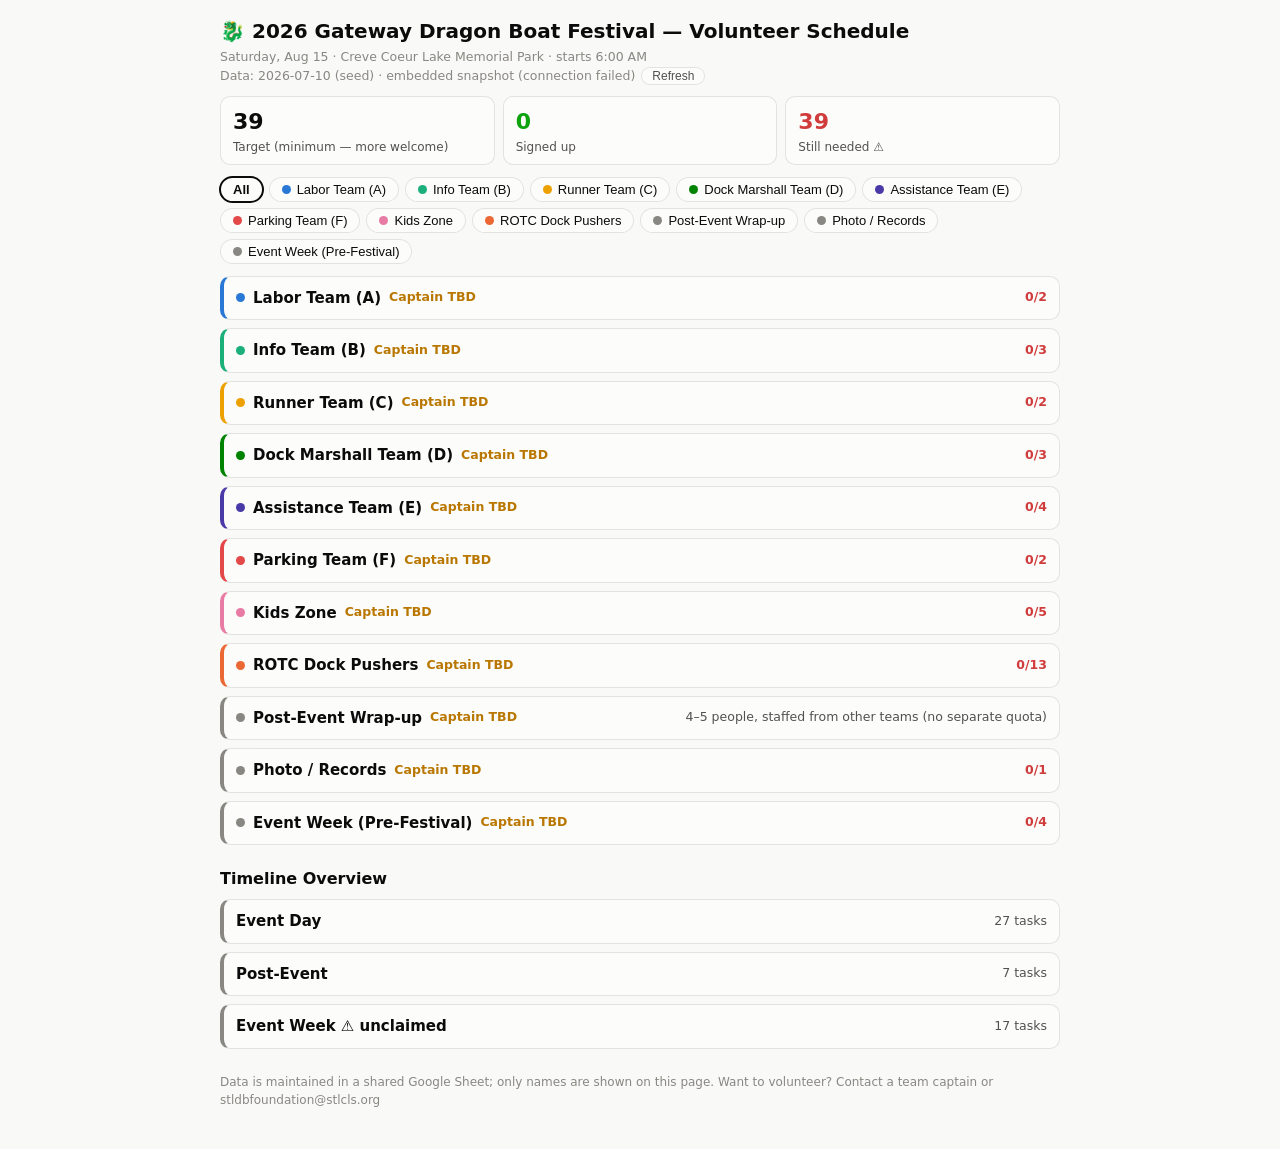
<file: volunteers-2026.html>
<!doctype html><html lang="en"><head><meta charset="utf-8">
<meta name="viewport" content="width=device-width,initial-scale=1">
<title>2026 Dragon Boat Festival — Volunteer Schedule</title><style>
:root{--surface:#fcfcfb;--plane:#f9f9f7;--ink:#0b0b0b;--ink2:#52514e;--mut:#898781;
--grid:#e1e0d9;--border:rgba(11,11,11,.10);--crit:#d03b3b;--good:#0ca30c;--warnc:#b97700;
--c-labor:#2a78d6;--c-info:#1baf7a;--c-runner:#eda100;--c-marshall:#008300;
--c-assist:#4a3aa7;--c-parking:#e34948;--c-kids:#e87ba4;--c-rotc:#eb6834;--c-x:#898781}
@media(prefers-color-scheme:dark){:root{--surface:#1a1a19;--plane:#0d0d0d;--ink:#fff;
--ink2:#c3c2b7;--grid:#2c2c2a;--border:rgba(255,255,255,.10);--warnc:#fab219;
--c-labor:#3987e5;--c-info:#199e70;--c-runner:#c98500;--c-marshall:#008300;
--c-assist:#9085e9;--c-parking:#e66767;--c-kids:#d55181;--c-rotc:#d95926}}
*{box-sizing:border-box}body{margin:0;background:var(--plane);color:var(--ink);
font:15px/1.5 system-ui,-apple-system,"Segoe UI",sans-serif;padding:16px 12px 40px}
.wrap{max-width:840px;margin:0 auto}h1{font-size:20px;margin:0 0 2px}
h2{font-size:16px;margin:22px 0 8px}.mut{color:var(--mut)}.small{font-size:12.5px}
.status{font-size:12.5px;color:var(--mut);margin-bottom:10px}
.status button{font-size:12px;border:1px solid var(--border);background:var(--surface);
color:var(--ink2);border-radius:999px;padding:1px 10px;margin-left:6px;cursor:pointer}
.kpis{display:flex;gap:8px;margin:10px 0}
.kpi{flex:1;background:var(--surface);border:1px solid var(--border);border-radius:10px;padding:8px 12px}
.kpi .v{font-size:22px;font-weight:700}.kpi .l{font-size:12px;color:var(--ink2)}
.kpi.good .v{color:var(--good)}.kpi.crit .v{color:var(--crit)}
.chips{display:flex;flex-wrap:wrap;gap:6px;margin:12px 0}
.chip{border:1px solid var(--border);background:var(--surface);color:var(--ink);
border-radius:999px;padding:4px 12px;font-size:13px;cursor:pointer;display:inline-flex;align-items:center;gap:6px}
.chip.on{outline:2px solid var(--ink);outline-offset:-1px;font-weight:600}
.dot{display:inline-block;width:9px;height:9px;border-radius:50%;flex:none}
details.card{background:var(--surface);border:1px solid var(--border);border-left:4px solid var(--c-x);
border-radius:10px;margin:8px 0;overflow:hidden}
details.card>summary{list-style:none;cursor:pointer;padding:10px 12px;display:flex;align-items:center;gap:8px;flex-wrap:wrap}
details.card>summary::-webkit-details-marker{display:none}
summary .tname{font-weight:600}summary .cnt{margin-left:auto;font-size:12.5px;color:var(--ink2)}
.cnt.ok{color:var(--good);font-weight:600}.cnt.gap{color:var(--crit);font-weight:600}
.cardbody{padding:0 12px 12px}
.pills{display:flex;flex-wrap:wrap;gap:6px;margin:6px 0}
.pill{border-radius:999px;padding:2px 10px;font-size:12.5px;border:1px solid var(--border)}
.pill.cap{background:color-mix(in srgb,var(--warnc) 14%,var(--surface))}
.warn{color:var(--warnc);font-size:12.5px;font-weight:600}
ul.tasks{list-style:none;margin:8px 0 0;padding:0;border-top:1px solid var(--grid)}
ul.tasks li{padding:6px 0;border-bottom:1px solid var(--grid);font-size:13px;color:var(--ink2)}
.trow{display:flex;gap:8px;align-items:baseline}
.time{font-variant-numeric:tabular-nums;color:var(--ink);font-weight:600;font-size:12.5px;flex:0 0 96px}
.qty{background:color-mix(in srgb,var(--ink) 8%,var(--surface));border-radius:6px;
padding:0 6px;font-size:11.5px;font-weight:700;flex:none}
.assg{font-size:12px;color:var(--good);margin-left:104px}
.duty{cursor:pointer;display:-webkit-box;-webkit-line-clamp:2;-webkit-box-orient:vertical;overflow:hidden}
.duty.open{-webkit-line-clamp:unset}
.tl .assg{margin-left:0}.tl .team{font-size:12px;color:var(--ink2);white-space:nowrap;
display:inline-flex;align-items:center;gap:5px;flex:none}
footer{margin-top:24px;font-size:12px;color:var(--mut)}
@media print{body{background:#fff}details.card{break-inside:avoid}}
</style></head><body><div class="wrap">
<h1>🐉 2026 Gateway Dragon Boat Festival — Volunteer Schedule</h1>
<div class="mut small">Saturday, Aug 15 · Creve Coeur Lake Memorial Park · starts 6:00 AM</div>
<div class="status" id="status"></div>
<div class="kpis" id="kpis"></div>
<div class="chips" id="chips"></div>
<div id="cards"></div>
<h2>Timeline Overview</h2>
<div id="timeline"></div>
<footer>Data is maintained in a shared Google Sheet; only names are shown on this page. Want to volunteer? Contact a team captain or stldbfoundation@stlcls.org</footer>
</div>
<script>
const DATA_URL = "https://script.google.com/macros/s/AKfycbyg-p8R6gvX2Ax28o0n5kY7Oy46gitqDZhjjyjBrpcNXb-qzhFwpoo0xwfyrS_TYirLIg/exec";
const SNAPSHOT = {
 "generated": "2026-07-10 (seed)",
 "teams": [
  {
   "team_code": "LABOR",
   "team_name": "Labor 体力组 (A)",
   "captain": "",
   "target": "2",
   "source_org": "STLCLS Board",
   "notes": "搭建/标牌/巡查/补水，全天接力"
  },
  {
   "team_code": "INFO",
   "team_name": "Info 信息组 (B)",
   "captain": "",
   "target": "3",
   "source_org": "STLCLS Board",
   "notes": "手环免责/签到台/信息台/演出协调/替补桨手帐篷"
  },
  {
   "team_code": "RUNNER",
   "team_name": "Runner 传递组 (C)",
   "captain": "",
   "target": "2",
   "source_org": "Festival Committee",
   "notes": "成绩传递/集队引导"
  },
  {
   "team_code": "MARSHALL",
   "team_name": "Marshall 码头调度组 (D)",
   "captain": "",
   "target": "3",
   "source_org": "Club",
   "notes": "码头总管/主副 Lane Marshall"
  },
  {
   "team_code": "ASSIST",
   "team_name": "Assistance 排队组 (E)",
   "captain": "",
   "target": "4",
   "source_org": "Club",
   "notes": "Pre-Lane 排队×3 + 救生衣管理"
  },
  {
   "team_code": "PARKING",
   "team_name": "Parking 停车组 (F)",
   "captain": "",
   "target": "2",
   "source_org": "Festival Committee",
   "notes": "停车引导×2"
  },
  {
   "team_code": "KIDS",
   "team_name": "Kids Zone 儿童区",
   "captain": "",
   "target": "5",
   "source_org": "Modern School?",
   "notes": "主管+4手工桌 ⚠️ 待确认给 Modern School"
  },
  {
   "team_code": "ROTC",
   "team_name": "ROTC 码头推船组",
   "captain": "",
   "target": "13",
   "source_org": "ROTC",
   "notes": "Dock Pusher×13，Mark 跟进中"
  },
  {
   "team_code": "POST",
   "team_name": "Post-Event 赛后收尾",
   "captain": "",
   "target": "5",
   "source_org": "从各组留守",
   "notes": "4-5 人，不设独立名额"
  },
  {
   "team_code": "PHOTO",
   "team_name": "Photo/记录",
   "captain": "",
   "target": "1",
   "source_org": "TBD",
   "notes": "颁奖记录"
  },
  {
   "team_code": "EVWEEK",
   "team_name": "Event Week 赛前周",
   "captain": "",
   "target": "4",
   "source_org": "⚠️ 2026 无人",
   "notes": "2025=Signature 人员(MacKenzie/Beth/Hayden/Sharla)，2026 需重新指派"
  }
 ],
 "positions": [
  {
   "id": "D01",
   "phase": "event_day",
   "team_code": "",
   "qty": 1,
   "duty": "Brings 3 coolers and brings to park with ice and bring to Tremayne Shelter, ROTC tent, Kids Zone",
   "shift_raw": "pre event",
   "start": "",
   "end": "",
   "walkie": "Y",
   "assignees": "",
   "notes": ""
  },
  {
   "id": "D02",
   "phase": "event_day",
   "team_code": "",
   "qty": 1,
   "duty": "Buys 8 cases of water & add to coolers - 1 at Tremayne Shelter, 1 staff tent by loading, 2 ROTC tent, 1 Kids Zone tent) keep 3 cases stored at Tremayne Shelter for later.",
   "shift_raw": "5:45am-6:45",
   "start": "05:45",
   "end": "06:45",
   "walkie": "",
   "assignees": "",
   "notes": ""
  },
  {
   "id": "D03",
   "phase": "event_day",
   "team_code": "LABOR",
   "qty": 1,
   "duty": "Set up tables, chairs, crafts in Kids Zone. Hang some crafts/balloons from tent pole. Also will check in throughout the day when he is free to help",
   "shift_raw": "6:30-7:15",
   "start": "06:30",
   "end": "07:15",
   "walkie": "",
   "assignees": "",
   "notes": "Labor: A1, A2"
  },
  {
   "id": "D04",
   "phase": "event_day",
   "team_code": "INFO",
   "qty": 1,
   "duty": "Wristband/Waiver Lead Person and monitors waivers/wristbands throughout the day. Also helps monitor info table",
   "shift_raw": "7:00 - 1ish",
   "start": "07:00",
   "end": "13:00",
   "walkie": "",
   "assignees": "",
   "notes": "Info: B1, B2, B3"
  },
  {
   "id": "D05",
   "phase": "event_day",
   "team_code": "INFO",
   "qty": 2,
   "duty": "Wristband/Waiver Person",
   "shift_raw": "7:15 - 8:30",
   "start": "07:15",
   "end": "08:30",
   "walkie": "",
   "assignees": "",
   "notes": "Info: B1, B2, B3"
  },
  {
   "id": "D06",
   "phase": "event_day",
   "team_code": "INFO",
   "qty": 1,
   "duty": "Tremayne Shelter - VOLUNTEER CHECK IN TABLE until noon aslo in charge of food truck vouchers and monitors info table with ? when available",
   "shift_raw": "6:30-2ish",
   "start": "06:30",
   "end": "14:00",
   "walkie": "Y",
   "assignees": "",
   "notes": "Info: B1, B2, B3"
  },
  {
   "id": "D07",
   "phase": "event_day",
   "team_code": "INFO",
   "qty": 1,
   "duty": "Tremayne Shelter - VOLUNTEER CHECK IN TABLE Checks out walkie talkies to staff ON PAPER with phone numbers",
   "shift_raw": "morning",
   "start": "",
   "end": "",
   "walkie": "",
   "assignees": "",
   "notes": "Info: B1, B2, B3"
  },
  {
   "id": "D08",
   "phase": "event_day",
   "team_code": "INFO",
   "qty": 1,
   "duty": "Tremayne Shelter - INFO TABLE has maps and donation info and answer questions",
   "shift_raw": "8:00 - 2:00",
   "start": "08:00",
   "end": "14:00",
   "walkie": "",
   "assignees": "",
   "notes": "Info: B1, B2, B3"
  },
  {
   "id": "D09",
   "phase": "event_day",
   "team_code": "LABOR",
   "qty": 1,
   "duty": "Put up Dragon Boat Selfie Dragon/Signage",
   "shift_raw": "5:45 - 7:30",
   "start": "05:45",
   "end": "07:30",
   "walkie": "",
   "assignees": "",
   "notes": "Labor: A1, A2"
  },
  {
   "id": "D10",
   "phase": "event_day",
   "team_code": "LABOR",
   "qty": 1,
   "duty": "Hangs All Sponsor Banners and any others Not Already Hung on Friday",
   "shift_raw": "6:00 - 7:30",
   "start": "06:00",
   "end": "07:30",
   "walkie": "",
   "assignees": "",
   "notes": "Labor: A1, A2"
  },
  {
   "id": "D11",
   "phase": "event_day",
   "team_code": "INFO",
   "qty": 1,
   "duty": "Entertainment Coordinator - greets group, makes sure each performing group gathers in one place and is ready to perform and that they perform on time. Takes notes for next year",
   "shift_raw": "7:30am - 1pm",
   "start": "07:30",
   "end": "13:00",
   "walkie": "",
   "assignees": "",
   "notes": "Info: B1, B2, B3"
  },
  {
   "id": "D12",
   "phase": "event_day",
   "team_code": "LABOR",
   "qty": 1,
   "duty": "Restroom/Trash Can Checkers continuously walk from restroom to down tent line and let park people know if anything needs attention",
   "shift_raw": "9:00 - 2ish",
   "start": "09:00",
   "end": "14:00",
   "walkie": "",
   "assignees": "",
   "notes": "Labor: A1, A2"
  },
  {
   "id": "D13",
   "phase": "event_day",
   "team_code": "LABOR",
   "qty": 1,
   "duty": "In charge of making sure water is stocked in ROTC cooler, Kids Zone cooler and staff tent. Extra cases of water will be located at Tremayne Shelter.",
   "shift_raw": "9:00 - 2ish",
   "start": "09:00",
   "end": "14:00",
   "walkie": "",
   "assignees": "",
   "notes": "Labor: A1, A2"
  },
  {
   "id": "D14",
   "phase": "event_day",
   "team_code": "PARKING",
   "qty": 1,
   "duty": "Parking Lot Person (shows drop off zone and handicapped parking, show food trucks where to park; show other vendors where to park)",
   "shift_raw": "6:30 - 2ish",
   "start": "06:30",
   "end": "14:00",
   "walkie": "Y",
   "assignees": "",
   "notes": "Parking: F1, F2"
  },
  {
   "id": "D15",
   "phase": "event_day",
   "team_code": "PARKING",
   "qty": 1,
   "duty": "Parking Lot Person (shows drop off zone and handicapped parking, show food trucks where to park; show other vendors where to park)",
   "shift_raw": "7:00 - 12ish",
   "start": "07:00",
   "end": "12:00",
   "walkie": "",
   "assignees": "",
   "notes": "Parking: F1, F2"
  },
  {
   "id": "D16",
   "phase": "event_day",
   "team_code": "INFO",
   "qty": 1,
   "duty": "Volunteer in Extra Paddler Tent – keeps name list of paddlers in tent, directs them to sign waivers at Tremayne Shelter, explains how process works and records which paddlers go out during which race explaining how the process works to hopefully keep people from leaving before 3rd round.",
   "shift_raw": "7:30 - 1:30/2:00",
   "start": "07:30",
   "end": "13:30",
   "walkie": "",
   "assignees": "",
   "notes": "Info: B1, B2, B3"
  },
  {
   "id": "D17",
   "phase": "event_day",
   "team_code": "KIDS",
   "qty": 1,
   "duty": "Kids Zone Supervisor & Water Cooler Keeper & Makes Sure someone is always at craft tables & Relieves for RestRoom Break & helps with prizes for carnival games",
   "shift_raw": "8:30 - 2:30ish",
   "start": "08:30",
   "end": "14:30",
   "walkie": "Y",
   "assignees": "",
   "notes": "Give to Modern School?"
  },
  {
   "id": "D18",
   "phase": "event_day",
   "team_code": "KIDS",
   "qty": 2,
   "duty": "Kids Tent - Craft Table",
   "shift_raw": "8:30 - 12:30ish",
   "start": "08:30",
   "end": "12:30",
   "walkie": "",
   "assignees": "",
   "notes": "Give to Modern School?"
  },
  {
   "id": "D19",
   "phase": "event_day",
   "team_code": "KIDS",
   "qty": 2,
   "duty": "Kids Tent - Craft Table",
   "shift_raw": "8:30 - 1:30ish",
   "start": "08:30",
   "end": "13:30",
   "walkie": "",
   "assignees": "",
   "notes": "Give to Modern School?"
  },
  {
   "id": "D20",
   "phase": "event_day",
   "team_code": "RUNNER",
   "qty": 1,
   "duty": "Results Runner",
   "shift_raw": "8:30 - 2ish",
   "start": "08:30",
   "end": "14:00",
   "walkie": "",
   "assignees": "",
   "notes": "Runner: C1, C2"
  },
  {
   "id": "D21",
   "phase": "event_day",
   "team_code": "RUNNER",
   "qty": 2,
   "duty": "Team Gatherer",
   "shift_raw": "6:30 - 3ish",
   "start": "06:30",
   "end": "15:00",
   "walkie": "Y",
   "assignees": "",
   "notes": "Runner: C1, C2"
  },
  {
   "id": "D22",
   "phase": "event_day",
   "team_code": "MARSHALL",
   "qty": 1,
   "duty": "Head Dock Worker at water (aka Senior VP for Docking Operations)",
   "shift_raw": "7:40 - 1ish",
   "start": "07:40",
   "end": "13:00",
   "walkie": "",
   "assignees": "",
   "notes": "Marshall: D1, D2, D3"
  },
  {
   "id": "D23",
   "phase": "event_day",
   "team_code": "MARSHALL",
   "qty": 1,
   "duty": "Head Lane Marshall - coordinates loading of boats",
   "shift_raw": "7:40 - 3:00",
   "start": "07:40",
   "end": "15:00",
   "walkie": "Y",
   "assignees": "",
   "notes": "Marshall: D1, D2, D3"
  },
  {
   "id": "D24",
   "phase": "event_day",
   "team_code": "MARSHALL",
   "qty": 1,
   "duty": "Assistant Lane Marshall - helps coordinate loading of boats when teams come to marshalling area",
   "shift_raw": "7:40 - 2:30ish",
   "start": "07:40",
   "end": "14:30",
   "walkie": "Y",
   "assignees": "",
   "notes": "Marshall: D1, D2, D3"
  },
  {
   "id": "D25",
   "phase": "event_day",
   "team_code": "ASSIST",
   "qty": 3,
   "duty": "Front Lane Assistant - am shift - \"Pre-Lane\" lining up folks from front to back",
   "shift_raw": "7:40 - 2:30ish",
   "start": "07:40",
   "end": "14:30",
   "walkie": "",
   "assignees": "",
   "notes": "Assistance: E1, E2, E3, E4"
  },
  {
   "id": "D26",
   "phase": "event_day",
   "team_code": "ASSIST",
   "qty": 1,
   "duty": "For first round, lifejackets should be in piles by back fencing so teams can get photo & then move to put on lifejackets (this should help photo go a bit more quickly); this will require a volunteer by life jacket area (on lake side) to be sure after first round that paddlers put jackets on correct drying area – this volunteer person should space out life jackets so they don’t get tangled up together & can be grabbed quickly AND can pick up trash in dock boat loading area & spreads life jackets out to dry between rounds.",
   "shift_raw": "7:40 - 2:30ish",
   "start": "07:40",
   "end": "14:30",
   "walkie": "",
   "assignees": "",
   "notes": "Assistance: E1, E2, E3, E4"
  },
  {
   "id": "D27",
   "phase": "event_day",
   "team_code": "ROTC",
   "qty": 13,
   "duty": "Dock Pusher Worker",
   "shift_raw": "7:40 - 2:30ish",
   "start": "07:40",
   "end": "14:30",
   "walkie": "",
   "assignees": "",
   "notes": "ROTC"
  },
  {
   "id": "P28",
   "phase": "post_event",
   "team_code": "PHOTO",
   "qty": 1,
   "duty": "Records Winners During Awards Ceremony",
   "shift_raw": "During Award Ceremony",
   "start": "",
   "end": "",
   "walkie": "",
   "assignees": "",
   "notes": "Photo"
  },
  {
   "id": "P29",
   "phase": "post_event",
   "team_code": "POST",
   "qty": 1,
   "duty": "Wheel Recyling Bins to one location near bandstand just off path",
   "shift_raw": "Post Event",
   "start": "",
   "end": "",
   "walkie": "",
   "assignees": "",
   "notes": "Post: 4 -5 people"
  },
  {
   "id": "P30",
   "phase": "post_event",
   "team_code": "POST",
   "qty": 1,
   "duty": "Take down coro signs and selfie signage (separate sign from stakes) . Make pile in front of Tremayne Shelter",
   "shift_raw": "Post Event",
   "start": "",
   "end": "",
   "walkie": "",
   "assignees": "",
   "notes": "Post: 4 -5 people"
  },
  {
   "id": "P31",
   "phase": "post_event",
   "team_code": "POST",
   "qty": 1,
   "duty": "Contact Jeff Bonney from the county to arrange pick up (Mon or Tues or Wed after event) of our 5 BIG Park Closed Signs.",
   "shift_raw": "Post Event",
   "start": "",
   "end": "",
   "walkie": "",
   "assignees": "",
   "notes": "Post: 4 -5 people"
  },
  {
   "id": "P32",
   "phase": "post_event",
   "team_code": "POST",
   "qty": 1,
   "duty": "Take down banners (2 at Tremayne Shelter, 2 at Kids Zone Tent, severeal by Loading Lanes and 1 on both ends of the path) & bring to Tremayne Shelter.",
   "shift_raw": "Post Event",
   "start": "",
   "end": "",
   "walkie": "",
   "assignees": "",
   "notes": "Post: 4 -5 people"
  },
  {
   "id": "P33",
   "phase": "post_event",
   "team_code": "POST",
   "qty": 1,
   "duty": "Take down all tent/space number signs (will probably need scissors) and bring all to Tremayne Shelter.",
   "shift_raw": "Post Event",
   "start": "",
   "end": "",
   "walkie": "",
   "assignees": "",
   "notes": "Post: 4 -5 people"
  },
  {
   "id": "P34",
   "phase": "post_event",
   "team_code": "POST",
   "qty": 1,
   "duty": "Pack up 6 coolers and Tremayne Shelter Supplies",
   "shift_raw": "Post Event",
   "start": "",
   "end": "",
   "walkie": "",
   "assignees": "",
   "notes": "Post: 4 -5 people"
  },
  {
   "id": "W35",
   "phase": "event_week",
   "team_code": "EVWEEK",
   "qty": 1,
   "duty": "Meet Tarlton for dumster delivery",
   "shift_raw": "Tuesday (2024 time was 9am to 11am)",
   "start": "",
   "end": "",
   "walkie": "",
   "assignees": "",
   "notes": "2025 staff: MacKenzie · Greg 314-337-3466"
  },
  {
   "id": "W36",
   "phase": "event_week",
   "team_code": "EVWEEK",
   "qty": 1,
   "duty": "Meet Tarlton for pod/fork lift delivery - take forklift and pod keys. Keep one set, will give 2nd set of keys to Chris on Wed (see below)",
   "shift_raw": "Tuesday (2024 time was 9am to 11am)",
   "start": "",
   "end": "",
   "walkie": "",
   "assignees": "",
   "notes": "2025 staff: MacKenzie · Tom/driver 314-437-7380"
  },
  {
   "id": "W37",
   "phase": "event_week",
   "team_code": "EVWEEK",
   "qty": 1,
   "duty": "Meet Jeff (Jeff Bonney) and spray for orange fencing and 14 green banner stake placement for Thurs install. Jeff providing green stakes in",
   "shift_raw": "Tuesday (2025 time per Jeff will be 8am)",
   "start": "",
   "end": "",
   "walkie": "",
   "assignees": "",
   "notes": "2025 staff: MacKenzie & Beth & Hayden · Jeff B. 314-323-5348"
  },
  {
   "id": "W38",
   "phase": "event_week",
   "team_code": "EVWEEK",
   "qty": 1,
   "duty": "Measure and spraypaint for tents (use white paint, Spray 4 corners per last years notes)",
   "shift_raw": "Tuesday after spraying for orange fencing",
   "start": "",
   "end": "",
   "walkie": "",
   "assignees": "",
   "notes": "2025 staff: MacKenzie, Beth, & Hayden (7am to noon are hours for Hayden)"
  },
  {
   "id": "W39",
   "phase": "event_week",
   "team_code": "EVWEEK",
   "qty": 1,
   "duty": "Supervise STL County tent set up - 3 groups",
   "shift_raw": "Wednesday (2025 set up time likely at 7am per Jeff)",
   "start": "",
   "end": "",
   "walkie": "",
   "assignees": "",
   "notes": "2025 staff: MacKenzie · Jeff B. 314-323-5348"
  },
  {
   "id": "W40",
   "phase": "event_week",
   "team_code": "EVWEEK",
   "qty": 1,
   "duty": "Chris from dragon boat company can find MacKenzie at tent site to get forklift key and pod key.",
   "shift_raw": "Wednesday (2024 time was 9am)",
   "start": "",
   "end": "",
   "walkie": "",
   "assignees": "",
   "notes": "2025 staff: Chris & MacKenzie · Chris 865-313-1595"
  },
  {
   "id": "W41",
   "phase": "event_week",
   "team_code": "EVWEEK",
   "qty": 1,
   "duty": "MacKenzie picks up STL Rowing Club Jon Boat key and get instructions at the Boathouse. MacKenzie can just hold on to keys in case Dragon Boat Co. ends up needing them.",
   "shift_raw": "Wednesday (2025 time TBD)",
   "start": "",
   "end": "",
   "walkie": "",
   "assignees": "",
   "notes": "2025 staff: MacKenzie · Tom Albert 314-614-1365"
  },
  {
   "id": "W42",
   "phase": "event_week",
   "team_code": "EVWEEK",
   "qty": 1,
   "duty": "Set up and supervise practices at 4:00, 5:00, 6:00, and 7:00 - at least 2 people - Sharla will start Jen and MacKenzie off",
   "shift_raw": "Wednesday (2025 3:00pm set up to 8:30pm)",
   "start": "",
   "end": "",
   "walkie": "",
   "assignees": "",
   "notes": "2025 staff: Sharla, MacKenzie, Beth, Hayden (Hayden from 3:45 to 7:15)"
  },
  {
   "id": "W43",
   "phase": "event_week",
   "team_code": "EVWEEK",
   "qty": 1,
   "duty": "Supervise Premier stage, tent, table and chair set up - also they should put tables and chairs in correct tents. GIVE PERSON IN CHARGE CHECK",
   "shift_raw": "Thursday (2024 time was 8:00 am - but always early)",
   "start": "",
   "end": "",
   "walkie": "",
   "assignees": "",
   "notes": "2025 staff: MacKenzie · Kory 314-785-1100"
  },
  {
   "id": "W44",
   "phase": "event_week",
   "team_code": "EVWEEK",
   "qty": 1,
   "duty": "Supervise STL County organge fence and 14 green posts installation (Jeff from county provides green posts in 2025)",
   "shift_raw": "Thursday (2025 time per Jeff will be 3:30)",
   "start": "",
   "end": "",
   "walkie": "",
   "assignees": "",
   "notes": "2025 staff: Beth · Jeff B. 314-323-5348"
  },
  {
   "id": "W45",
   "phase": "event_week",
   "team_code": "EVWEEK",
   "qty": 1,
   "duty": "Set up and supervise practices 4:00, 5:00, 6:00, and 7:00 - at least 2 people",
   "shift_raw": "Thursday (2025 3:00pm set up to 8:30pm)",
   "start": "",
   "end": "",
   "walkie": "",
   "assignees": "",
   "notes": "2025 staff: MacKenzie, Hayden, Sharla (Hayden from 3:45 to 7:15)"
  },
  {
   "id": "W46",
   "phase": "event_week",
   "team_code": "EVWEEK",
   "qty": 1,
   "duty": "Install 35ish coro/yard signage and most banners, maybe selfie signage too - sponsor banners go up Sat am",
   "shift_raw": "Friday - THIS JOB TAKES SEVERAL HOURS!",
   "start": "",
   "end": "",
   "walkie": "",
   "assignees": "",
   "notes": "2025 staff: Hayden (1pm to 7pm)"
  },
  {
   "id": "W47",
   "phase": "event_week",
   "team_code": "EVWEEK",
   "qty": 1,
   "duty": "Ask county workers to place garbage cans at site map locations and check",
   "shift_raw": "Friday - after county brings all cans to park",
   "start": "",
   "end": "",
   "walkie": "",
   "assignees": "",
   "notes": "2025 staff: MacKenzie &/or Hayden"
  },
  {
   "id": "W48",
   "phase": "event_week",
   "team_code": "EVWEEK",
   "qty": 1,
   "duty": "Hang tent numbers from all tents on right side of front pole",
   "shift_raw": "Friday anytime or can even do on Thurs",
   "start": "",
   "end": "",
   "walkie": "",
   "assignees": "",
   "notes": "2025 staff: MacKenzie"
  },
  {
   "id": "W49",
   "phase": "event_week",
   "team_code": "EVWEEK",
   "qty": 1,
   "duty": "Meet R&R Sanitation for portables placements. GIVE DELIVERY PERSON CHECK",
   "shift_raw": "Friday (2025 requested between 8am and noon)",
   "start": "",
   "end": "",
   "walkie": "",
   "assignees": "",
   "notes": "2025 staff: MacKenzie · R&R #636-240-4306"
  },
  {
   "id": "W50",
   "phase": "event_week",
   "team_code": "EVWEEK",
   "qty": 1,
   "duty": "Always Green Recycling drops off and then SF Intern wheels bins to approx every other tent, by food, between Treymayne and tent #24 and loading area. Only put next to garbage can or people will use for garbage.",
   "shift_raw": "Friday sometime",
   "start": "",
   "end": "",
   "walkie": "",
   "assignees": "",
   "notes": "2025 staff: MacKenzie · cliff@alwaysgreenrecycling.com"
  },
  {
   "id": "W51",
   "phase": "event_week",
   "team_code": "EVWEEK",
   "qty": 1,
   "duty": "Set up and supervise practices at 3:00 and 4:00 - at least 2 people",
   "shift_raw": "Friday (2025 2:00 pm to 5:30pm)",
   "start": "",
   "end": "",
   "walkie": "",
   "assignees": "",
   "notes": "2025 staff: Noah , MacKenzie, Beth"
  }
 ],
 "roster": []
};
const COLORS = {LABOR:1,INFO:1,RUNNER:1,MARSHALL:1,ASSIST:1,PARKING:1,KIDS:1,ROTC:1};
const cvar = c => `var(--c-${COLORS[c] ? c.toLowerCase() : 'x'})`;
const esc = s => String(s??"").replace(/[&<>"]/g, m=>({'&':'&amp;','<':'&lt;','>':'&gt;','"':'&quot;'}[m]));
// English display names by team_code (Sheet data may be bilingual/Chinese)
const EN_TEAM = {LABOR:"Labor Team (A)",INFO:"Info Team (B)",RUNNER:"Runner Team (C)",
  MARSHALL:"Dock Marshall Team (D)",ASSIST:"Assistance Team (E)",PARKING:"Parking Team (F)",
  KIDS:"Kids Zone",ROTC:"ROTC Dock Pushers",POST:"Post-Event Wrap-up",
  PHOTO:"Photo / Records",EVWEEK:"Event Week (Pre-Festival)"};
// English fallback for known Chinese notes/source_org strings from the Sheet
const EN_TXT = {
  "搭建/标牌/巡查/补水，全天接力":"Setup / signage / patrol / water refills, relay all day",
  "手环免责/签到台/信息台/演出协调/替补桨手帐篷":"Wristbands & waivers / check-in / info table / performance coordination / sub-paddler tent",
  "成绩传递/集队引导":"Results runners / team staging guides",
  "码头总管/主副 Lane Marshall":"Dock chief / lead & assistant lane marshalls",
  "Pre-Lane 排队×3 + 救生衣管理":"Pre-lane queuing ×3 + life jacket management",
  "停车引导×2":"Parking guides ×2",
  "主管+4手工桌 ⚠️ 待确认给 Modern School":"Lead + 4 craft tables ⚠️ pending confirmation with Modern School",
  "Dock Pusher×13，Mark 跟进中":"Dock pushers ×13, Mark following up",
  "4-5 人，不设独立名额":"4–5 people, staffed from other teams (no separate quota)",
  "颁奖记录":"Awards ceremony records",
  "2025=Signature 人员(MacKenzie/Beth/Hayden/Sharla)，2026 需重新指派":"2025 = Signature staff (MacKenzie/Beth/Hayden/Sharla); 2026 needs reassignment",
  "从各组留守":"Staffed from other teams",
  "⚠️ 2026 无人":"⚠️ Unassigned for 2026"};
const tr = s => EN_TXT[s] ?? s;
const tname = t => EN_TEAM[t.team_code] || t.team_name;
const PHASES = [["event_day","Event Day"],["post_event","Post-Event"],["event_week","Event Week ⚠️ unclaimed"]];
let data = SNAPSHOT, source = "embedded snapshot";
let filter = localStorage.getItem("vol_team") || "ALL";
const openSet = new Set(JSON.parse(localStorage.getItem("vol_open") || "[]"));

function extractAssignees(str){
  // Positions.assignees is free text captains fill directly — not required to match Roster.
  // Split on common separators; a bare number (e.g. "10") means a headcount with no name given.
  if(!str) return {names:[], headcount:0};
  const parts = str.replace(/\([^)]*\)/g,"").split(/[,&\/]|\band\b|、/i).map(s=>s.trim()).filter(Boolean);
  const names = []; let headcount = 0;
  parts.forEach(p => /^\d+$/.test(p) ? headcount += +p : names.push(p));
  return {names, headcount};
}
function counts(t){
  // filled = union of Roster rows + names typed into Positions.assignees for this team (case-insensitive dedupe).
  const seen = new Map();
  data.roster.filter(r => r.team_code===t.team_code && r.status!=="退出")
    .forEach(r => seen.set(r.name.toLowerCase(), {name: r.name, is_captain: r.is_captain}));
  let headcount = 0;
  data.positions.filter(p => p.team_code===t.team_code).forEach(p => {
    const {names, headcount: hc} = extractAssignees(p.assignees);
    headcount += hc;
    names.forEach(n => { const k=n.toLowerCase(); if(!seen.has(k)) seen.set(k, {name:n, is_captain:""}); });
  });
  const members = [...seen.values()];
  return {filled: members.length + headcount, target: +t.target||0, members, headcount};
}
function render(){
  const teams = data.teams;
  // KPI（POST 不设独立名额，不计目标）
  const core = teams.filter(t => t.team_code!=="POST");
  const coreCounts = core.map(counts);
  const target = core.reduce((s,t)=>s+(+t.target||0),0);
  const filled = coreCounts.reduce((s,c)=>s+c.filled,0);
  const gap = Math.max(0, target-filled);
  document.getElementById("kpis").innerHTML =
    `<div class="kpi"><div class="v">${target}</div><div class="l">Target (minimum — more welcome)</div></div>`+
    `<div class="kpi good"><div class="v">${filled}</div><div class="l">Signed up</div></div>`+
    `<div class="kpi ${gap?"crit":"good"}"><div class="v">${gap||"✓"}</div><div class="l">${gap?"Still needed ⚠️":"Target met"}</div></div>`;
  // 筛选 chips
  document.getElementById("chips").innerHTML =
    `<button class="chip ${filter==="ALL"?"on":""}" data-t="ALL">All</button>` +
    teams.map(t=>`<button class="chip ${filter===t.team_code?"on":""}" data-t="${t.team_code}">`+
      `<span class="dot" style="background:${cvar(t.team_code)}"></span>${esc(tname(t))}</button>`).join("");
  document.querySelectorAll(".chip").forEach(b=>b.onclick=()=>{
    filter=b.dataset.t; localStorage.setItem("vol_team",filter); render();});
  // 组卡片
  const show = teams.filter(t=>filter==="ALL"||t.team_code===filter);
  document.getElementById("cards").innerHTML = show.map(t=>{
    const {filled,target,members,headcount}=counts(t);
    const tasks = data.positions.filter(p=>p.team_code===t.team_code);
    const capName = t.captain || members.find(m=>m.is_captain==="Y")?.name || "";
    const cls = t.team_code==="POST" ? "" : (filled>=target?"ok":"gap");
    const unlisted = headcount ? `<span class="pill mut">+${headcount} unlisted</span>` : "";
    const pills = members.length || headcount
      ? members.map(m=>`<span class="pill ${m.is_captain==="Y"?"cap":""}">${m.is_captain==="Y"?"👑 ":""}${esc(m.name)}</span>`).join("") + unlisted
      : `<span class="mut small">No sign-ups yet</span>`;
    const rows = tasks.map(p=>
      `<li><div class="trow"><span class="time">${esc(p.shift_raw||"—")}</span>`+
      (+p.qty>1?`<span class="qty">×${p.qty}</span>`:"")+(p.walkie?"📻":"")+
      `<span class="duty" onclick="this.classList.toggle('open')">${esc(p.duty)}</span></div>`+
      (p.assignees?`<div class="assg">👤 ${esc(p.assignees)}</div>`:"")+`</li>`).join("");
    const open = filter!=="ALL" || openSet.has(t.team_code) ? " open" : "";
    return `<details class="card" data-t="${t.team_code}" style="border-left-color:${cvar(t.team_code)}"${open}>`+
      `<summary><span class="dot" style="background:${cvar(t.team_code)}"></span>`+
      `<span class="tname">${esc(tname(t))}</span>`+
      (capName?`<span class="small mut">👑 ${esc(capName)}</span>`:`<span class="warn">Captain TBD</span>`)+
      (t.team_code==="POST"?`<span class="cnt">${esc(tr(t.notes))}</span>`
        :`<span class="cnt ${cls}">${filled}/${target}${filled>=target?" ✓":""}</span>`)+
      `</summary><div class="cardbody">`+
      `<div class="mut small">${esc(tr(t.source_org))}${t.notes&&t.team_code!=="POST"?" · "+esc(tr(t.notes)):""}</div>`+
      (t.team_code==="POST"?"":`<div class="pills">${pills}</div>`)+
      (rows?`<ul class="tasks">${rows}</ul>`:"")+`</div></details>`;
  }).join("");
  document.querySelectorAll("details.card").forEach(d=>d.addEventListener("toggle",()=>{
    if(filter!=="ALL")return;
    d.open?openSet.add(d.dataset.t):openSet.delete(d.dataset.t);
    localStorage.setItem("vol_open",JSON.stringify([...openSet]));}));
  // 时间线（按 phase 分三段，各自折叠；跟随组筛选）
  document.getElementById("timeline").innerHTML = PHASES.map(([ph,label])=>{
    let ps = data.positions.filter(p=>p.phase===ph&&(filter==="ALL"||p.team_code===filter));
    ps.sort((a,b)=>(a.start||"99").localeCompare(b.start||"99"));
    if(!ps.length) return "";
    const tmap = Object.fromEntries(data.teams.map(t=>[t.team_code,tname(t)]));
    const rows = ps.map(p=>
      `<li><div class="trow"><span class="time">${esc(p.shift_raw||"—")}</span>`+
      (+p.qty>1?`<span class="qty">×${p.qty}</span>`:"")+
      `<span class="team"><span class="dot" style="background:${cvar(p.team_code)}"></span>`+
      `${esc((tmap[p.team_code]||"—").split(" ")[0])}</span></div>`+
      `<div class="trow"><span class="time"></span><span class="duty" onclick="this.classList.toggle('open')">${esc(p.duty)}</span></div>`+
      (p.assignees?`<div class="trow"><span class="time"></span><span class="assg tl">👤 ${esc(p.assignees)}</span></div>`:"")+`</li>`).join("");
    return `<details class="card tl"><summary><span class="tname">${label}</span>`+
      `<span class="cnt">${ps.length} tasks</span></summary>`+
      `<div class="cardbody"><ul class="tasks">${rows}</ul></div></details>`;
  }).join("");
  document.getElementById("status").innerHTML =
    `Data: ${esc(data.generated||"?")} · ${source}`+
    (DATA_URL?`<button onclick="load(true)">Refresh</button>`:"");
}
async function load(force){
  const cached = localStorage.getItem("vol_cache");
  if(cached && !force){ try{ data=JSON.parse(cached); source="cached"; render(); }catch(e){} }
  if(!DATA_URL) { render(); return; }
  try{
    const r = await fetch(DATA_URL, {redirect:"follow"});
    const j = await r.json();
    if(j && j.teams){ data=j; source="live"; localStorage.setItem("vol_cache", JSON.stringify(j)); }
  }catch(e){ source += " (connection failed)"; }
  render();
}
render(); load();
</script></body></html>
</file>
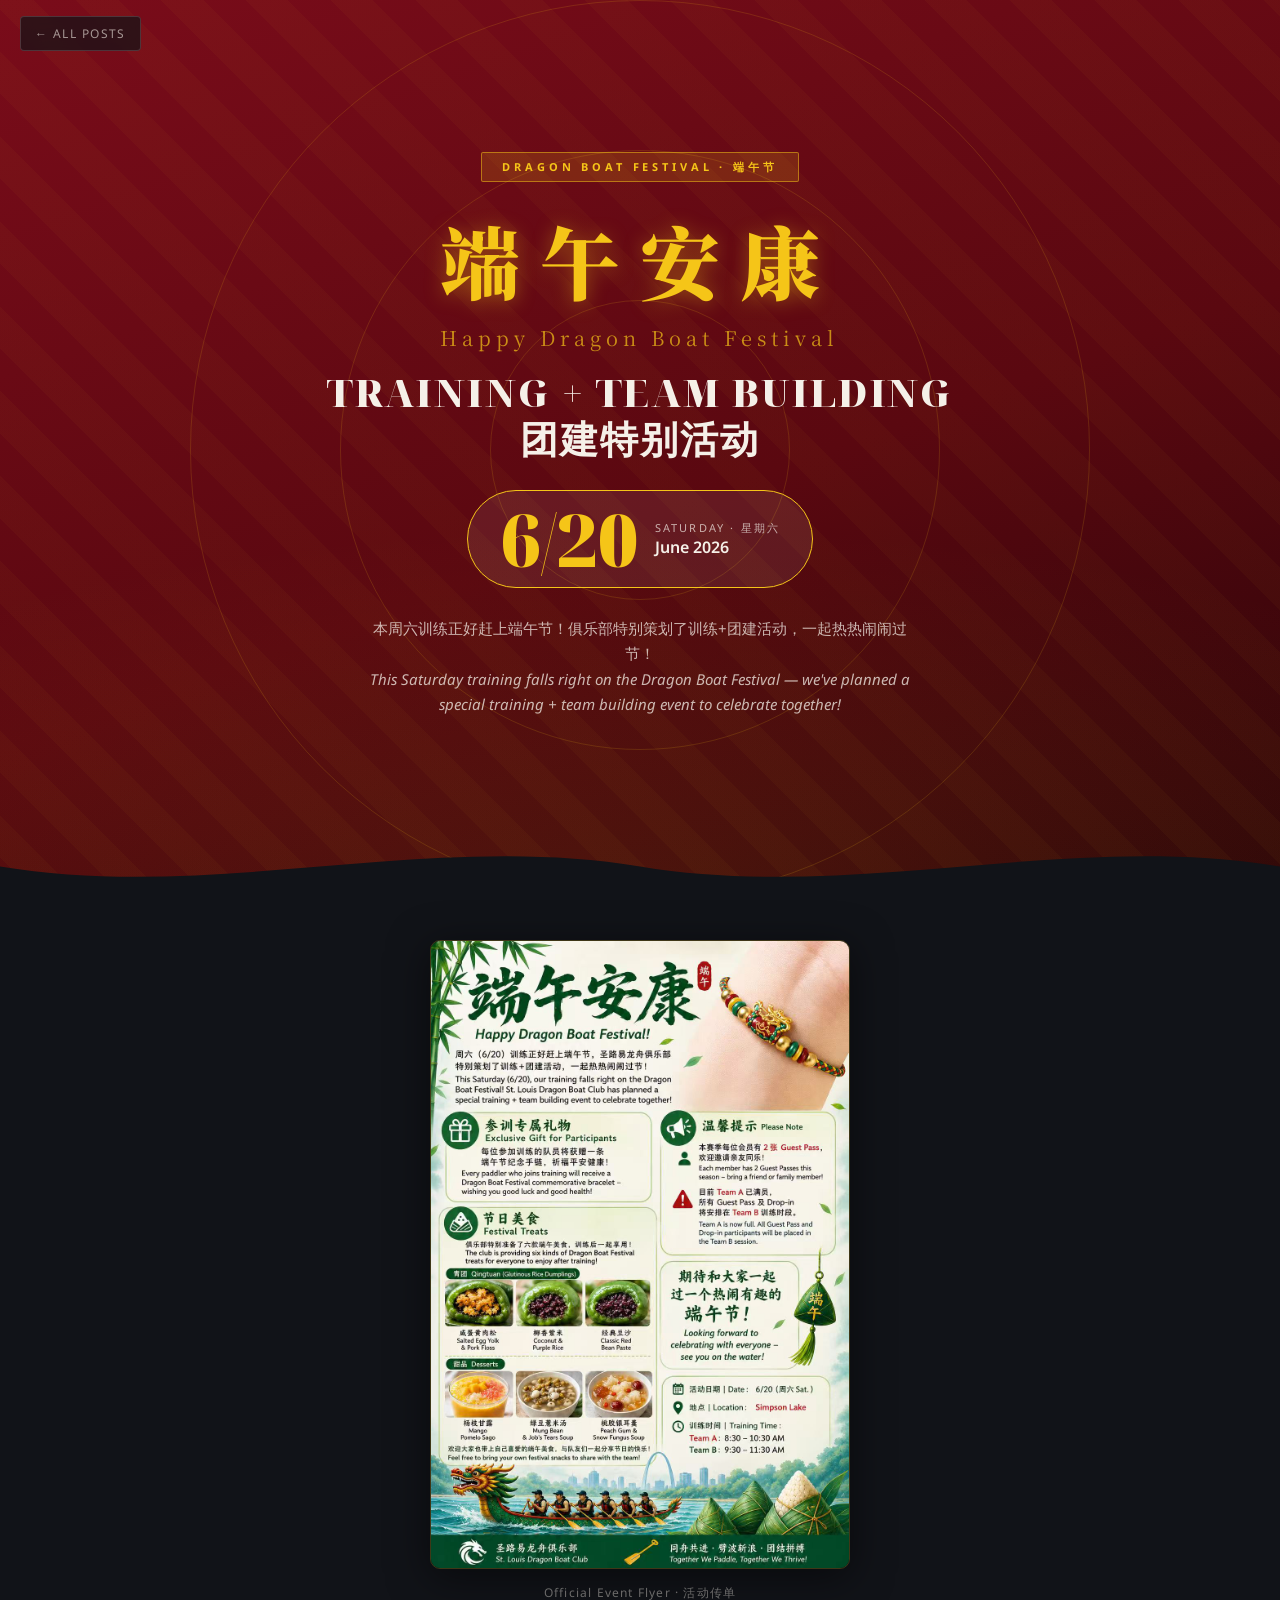
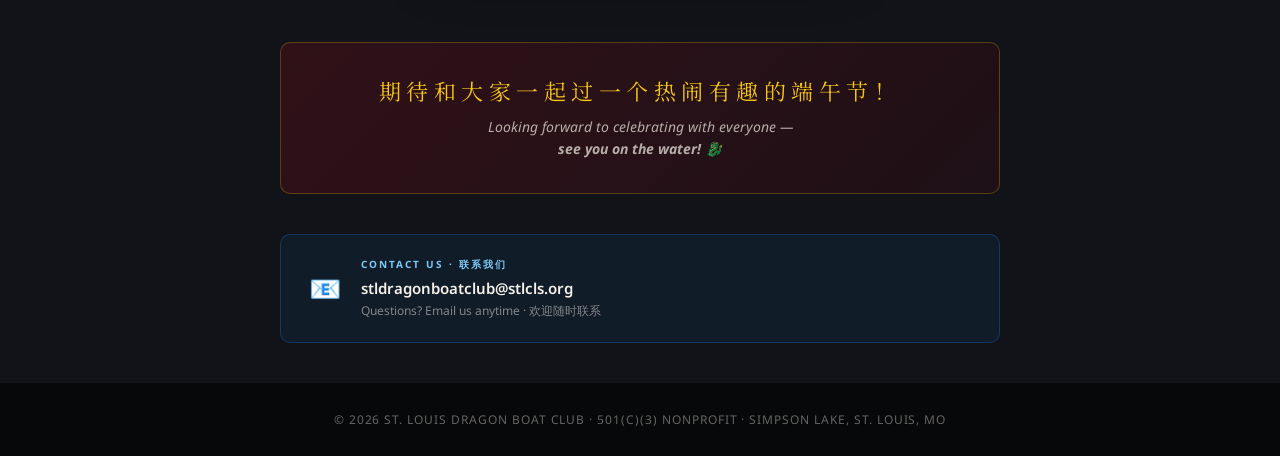
<file: posts/duanwu-2026-06-20.html>
<!DOCTYPE html>
<html lang="en">
<head>
<meta charset="UTF-8">
<meta name="viewport" content="width=device-width, initial-scale=1.0">
<title>端午节团建 — STL Dragon Boat Club · June 20, 2026</title>
<link rel="stylesheet" href="../style.css">
<style>
/* ── HERO ── */
.dy-hero {
  position: relative;
  min-height: 100svh;
  display: flex;
  flex-direction: column;
  align-items: center;
  justify-content: center;
  overflow: hidden;
  background: linear-gradient(160deg, #7A0C1A 0%, #5A0810 55%, #2A0408 100%);
  padding: 60px 20px 90px;
  text-align: center;
}
.dy-hero::before {
  content: '';
  position: absolute;
  inset: 0;
  background:
    radial-gradient(ellipse 120% 60% at 50% 100%, rgba(245,197,24,0.08) 0%, transparent 70%),
    repeating-linear-gradient(
      45deg, transparent, transparent 30px,
      rgba(245,197,24,0.03) 30px, rgba(245,197,24,0.03) 60px
    );
}
.dy-hero-inner { position: relative; z-index: 2; max-width: 760px; }

.dy-badge {
  display: inline-block;
  background: rgba(245,197,24,0.15);
  border: 1px solid rgba(245,197,24,0.5);
  color: var(--gold);
  font-size: 11px;
  font-weight: 700;
  letter-spacing: 0.35em;
  text-transform: uppercase;
  padding: 6px 20px;
  border-radius: 2px;
  margin-bottom: 20px;
}

.dy-chinese {
  font-family: 'Noto Serif SC', serif;
  font-size: clamp(40px, 10vw, 80px);
  font-weight: 900;
  letter-spacing: 0.25em;
  color: var(--gold);
  display: block;
  margin-bottom: 6px;
  text-shadow: 0 2px 20px rgba(245,197,24,0.4);
}
.dy-chinese-sub {
  font-family: 'Noto Serif SC', serif;
  font-size: clamp(14px, 3vw, 20px);
  letter-spacing: 0.25em;
  color: rgba(245,197,24,0.7);
  display: block;
  margin-bottom: 18px;
}

.dy-en-title {
  font-family: 'Noto Serif Display', serif;
  font-weight: 900;
  font-size: clamp(22px, 5vw, 38px);
  line-height: 1.2;
  color: var(--paper);
  margin-bottom: 28px;
  text-transform: uppercase;
  letter-spacing: 0.05em;
}

/* date pill */
.date-pill {
  display: inline-flex;
  align-items: center;
  gap: 16px;
  background: rgba(255,255,255,0.07);
  border: 1.5px solid var(--gold);
  border-radius: 60px;
  padding: 12px 32px;
  margin-bottom: 16px;
}
.date-num {
  font-family: 'Noto Serif Display', serif;
  font-size: clamp(44px, 9vw, 72px);
  font-weight: 900;
  color: var(--gold);
  line-height: 1;
}
.date-info { text-align: left; }
.date-info .dow { font-size: 11px; letter-spacing: 0.2em; text-transform: uppercase; opacity: 0.7; }
.date-info .month { font-size: 16px; font-weight: 600; color: var(--paper); }

.dy-tagline {
  font-size: clamp(13px, 2vw, 15px);
  color: rgba(245,240,232,0.75);
  line-height: 1.7;
  max-width: 560px;
  margin: 12px auto 0;
}

/* ── INFO STRIPS ── */
.info-strips {
  display: grid;
  grid-template-columns: 1fr 1fr 1fr;
  border-top: 2px solid rgba(245,197,24,0.3);
  background: var(--surface2);
}
@media (max-width: 560px) { .info-strips { grid-template-columns: 1fr; } }

.strip {
  padding: 24px 20px;
  text-align: center;
  border-right: 1px solid var(--border);
}
.strip:last-child { border-right: none; }
@media (max-width: 560px) {
  .strip { border-right: none; border-bottom: 1px solid var(--border); }
  .strip:last-child { border-bottom: none; }
}
.strip .s-icon { font-size: 28px; margin-bottom: 10px; }
.strip .s-label {
  font-size: 10px;
  letter-spacing: 0.25em;
  text-transform: uppercase;
  color: var(--gold);
  font-weight: 700;
  margin-bottom: 8px;
  opacity: 0.85;
}
.strip .s-val {
  font-size: 14px;
  font-weight: 600;
  line-height: 1.7;
  color: var(--paper);
}
.strip .s-val a { color: #7EC8F5; text-decoration: underline; }

/* ── CONTENT ── */
.content-wrap {
  max-width: 760px;
  margin: 0 auto;
  padding: 0 20px;
}

/* section heading */
.sec-head {
  display: flex;
  align-items: center;
  gap: 12px;
  margin: 48px 0 20px;
}
.sec-head .s-icon { font-size: 26px; }
.sec-head h2 {
  font-size: clamp(16px, 3vw, 20px);
  font-weight: 700;
  margin: 0;
}
.sec-head .s-zh {
  font-family: 'Noto Serif SC', serif;
  font-size: 14px;
  color: rgba(245,197,24,0.75);
  margin-left: 4px;
}

/* gift card */
.gift-card {
  background: linear-gradient(135deg, rgba(122,12,26,0.25) 0%, rgba(80,8,16,0.15) 100%);
  border: 1px solid rgba(245,197,24,0.35);
  border-radius: 10px;
  padding: 24px 28px;
  display: flex;
  gap: 20px;
  align-items: flex-start;
}
.gift-card .g-icon { font-size: 36px; flex-shrink: 0; margin-top: 2px; }
.gift-card .g-title {
  font-size: 17px;
  font-weight: 700;
  color: var(--gold);
  margin-bottom: 6px;
}
.gift-card .g-desc {
  font-size: 14px;
  color: rgba(245,240,232,0.8);
  line-height: 1.65;
}

/* food grid */
.food-section { margin-top: 8px; }

.food-category {
  font-size: 10px;
  letter-spacing: 0.25em;
  text-transform: uppercase;
  font-weight: 700;
  color: var(--gold);
  opacity: 0.8;
  margin: 20px 0 12px;
}

.food-grid {
  display: grid;
  grid-template-columns: repeat(3, 1fr);
  gap: 12px;
}
@media (max-width: 480px) {
  .food-grid { grid-template-columns: repeat(2, 1fr); }
}

.food-item {
  background: var(--surface);
  border: 1px solid var(--border);
  border-radius: 8px;
  padding: 14px 14px 12px;
  text-align: center;
  transition: border-color 0.15s, background 0.15s;
}
.food-item:hover {
  border-color: rgba(245,197,24,0.4);
  background: rgba(245,197,24,0.05);
}
.food-item .f-icon { font-size: 24px; display: block; margin-bottom: 8px; }
.food-item .f-zh {
  font-family: 'Noto Serif SC', serif;
  font-size: 13px;
  font-weight: 600;
  color: var(--paper);
  display: block;
  margin-bottom: 4px;
}
.food-item .f-en {
  font-size: 11px;
  color: rgba(245,240,232,0.5);
  line-height: 1.4;
}

/* notes card */
.notes-card {
  background: var(--surface);
  border: 1px solid var(--border);
  border-radius: 10px;
  overflow: hidden;
  margin-top: 8px;
}
.note-row {
  display: flex;
  gap: 16px;
  align-items: flex-start;
  padding: 18px 22px;
  border-bottom: 1px solid var(--border);
}
.note-row:last-child { border-bottom: none; }
.note-row .n-icon { font-size: 20px; flex-shrink: 0; margin-top: 1px; }
.note-row .n-text {
  font-size: 14px;
  color: rgba(245,240,232,0.85);
  line-height: 1.65;
}
.note-row .n-text strong { color: var(--gold); }
.note-row .n-text .n-zh {
  font-family: 'Noto Serif SC', serif;
  color: rgba(245,197,24,0.75);
  font-size: 13px;
  display: block;
  margin-top: 4px;
}

/* team schedule */
.team-grid {
  display: grid;
  grid-template-columns: 1fr 1fr;
  gap: 14px;
  margin-top: 8px;
}
@media (max-width: 480px) { .team-grid { grid-template-columns: 1fr; } }

.team-card {
  background: var(--surface);
  border: 1px solid var(--border);
  border-radius: 8px;
  padding: 18px 20px;
  text-align: center;
}
.team-card.full { border-color: rgba(245,197,24,0.25); background: rgba(245,197,24,0.04); }
.team-label {
  font-size: 10px;
  letter-spacing: 0.25em;
  text-transform: uppercase;
  color: var(--gold);
  font-weight: 700;
  margin-bottom: 8px;
  opacity: 0.8;
}
.team-name {
  font-size: 22px;
  font-weight: 700;
  color: var(--paper);
  margin-bottom: 6px;
}
.team-time {
  font-size: 15px;
  font-weight: 600;
  color: var(--gold);
  margin-bottom: 6px;
}
.team-note {
  font-size: 11px;
  color: rgba(245,240,232,0.5);
  line-height: 1.5;
}
.team-full-badge {
  display: inline-block;
  background: rgba(245,197,24,0.15);
  color: var(--gold);
  font-size: 10px;
  font-weight: 700;
  letter-spacing: 0.15em;
  text-transform: uppercase;
  padding: 3px 10px;
  border-radius: 3px;
  margin-top: 6px;
}

/* flyer section */
.flyer-wrap {
  margin: 40px 0;
  text-align: center;
}
.flyer-wrap img {
  max-width: 420px;
  width: 100%;
  border-radius: 10px;
  border: 1px solid rgba(245,197,24,0.2);
  box-shadow: 0 8px 40px rgba(0,0,0,0.5);
}
.flyer-caption {
  margin-top: 10px;
  font-size: 12px;
  color: rgba(245,240,232,0.4);
  letter-spacing: 0.1em;
}

/* closing banner */
.closing-banner {
  background: linear-gradient(135deg, rgba(122,12,26,0.3) 0%, rgba(80,8,16,0.2) 100%);
  border: 1px solid rgba(245,197,24,0.25);
  border-radius: 10px;
  padding: 32px 28px;
  text-align: center;
  margin: 40px 0;
}
.closing-banner .cb-zh {
  font-family: 'Noto Serif SC', serif;
  font-size: clamp(16px, 4vw, 22px);
  color: var(--gold);
  letter-spacing: 0.25em;
  margin-bottom: 10px;
  display: block;
}
.closing-banner .cb-en {
  font-size: 14px;
  color: rgba(245,240,232,0.7);
  font-style: italic;
  line-height: 1.6;
}

/* contact */
.contact-card {
  background: rgba(26,107,191,0.1);
  border: 1px solid rgba(26,107,191,0.35);
  border-radius: 10px;
  padding: 22px 28px;
  display: flex;
  align-items: center;
  flex-wrap: wrap;
  gap: 20px;
  margin: 20px 0 40px;
}
.contact-card .c-icon { font-size: 26px; flex-shrink: 0; }
.contact-card .c-main { flex: 1; min-width: 200px; }
.contact-card .c-label {
  font-size: 10px;
  letter-spacing: 0.2em;
  text-transform: uppercase;
  color: #7EC8F5;
  font-weight: 700;
  margin-bottom: 5px;
}
.contact-card .c-email {
  color: var(--paper);
  text-decoration: none;
  font-weight: 600;
  font-size: 15px;
}
.contact-card .c-email:hover { color: var(--gold); }
.contact-card .c-sub { font-size: 12px; color: rgba(245,240,232,0.5); margin-top: 3px; }
</style>
</head>
<body>

<nav class="back-nav">
  <a href="../announcements.html" class="back-link">← All Posts</a>
</nav>

<!-- HERO -->
<div class="dy-hero">
  <div class="ripple"></div>
  <div class="ripple"></div>
  <div class="ripple"></div>

  <div class="dy-hero-inner">
    <div class="dy-badge">Dragon Boat Festival · 端午节</div>
    <span class="dy-chinese">端午安康</span>
    <span class="dy-chinese-sub">Happy Dragon Boat Festival</span>
    <div class="dy-en-title">Training + Team Building<br>团建特别活动</div>

    <div class="date-pill">
      <div class="date-num">6/20</div>
      <div class="date-info">
        <div class="dow">Saturday · 星期六</div>
        <div class="month">June 2026</div>
      </div>
    </div>

    <p class="dy-tagline">
      本周六训练正好赶上端午节！俱乐部特别策划了训练+团建活动，一起热热闹闹过节！<br>
      <em>This Saturday training falls right on the Dragon Boat Festival — we've planned a special training + team building event to celebrate together!</em>
    </p>
  </div>

  <svg class="wave" viewBox="0 0 1440 80" fill="none" xmlns="http://www.w3.org/2000/svg" preserveAspectRatio="none">
    <path d="M0,40 C240,80 480,0 720,40 C960,80 1200,0 1440,40 L1440,80 L0,80 Z" fill="#111318"/>
  </svg>
</div>

<!-- CONTENT -->
<div class="content-wrap">

  <!-- Flyer -->
  <div class="flyer-wrap">
    <img src="../images/duanwu-2026-06-20.jpg" alt="端午节团建活动传单 Duanwu Team Building Flyer">
    <div class="flyer-caption">Official Event Flyer · 活动传单</div>
  </div>

  <!-- Closing -->
  <div class="closing-banner">
    <span class="cb-zh">期待和大家一起过一个热闹有趣的端午节！</span>
    <div class="cb-en">
      Looking forward to celebrating with everyone —<br>
      <strong>see you on the water! 🐉</strong>
    </div>
  </div>

  <!-- Contact -->
  <div class="contact-card">
    <span class="c-icon">📧</span>
    <div class="c-main">
      <div class="c-label">Contact Us · 联系我们</div>
      <a href="mailto:stldragonboatclub@stlcls.org" class="c-email">stldragonboatclub@stlcls.org</a>
      <div class="c-sub">Questions? Email us anytime · 欢迎随时联系</div>
    </div>
  </div>

</div>

<footer>
  © 2026 St. Louis Dragon Boat Club · 501(c)(3) Nonprofit · Simpson Lake, St. Louis, MO
</footer>

</body>
</html>
</file>
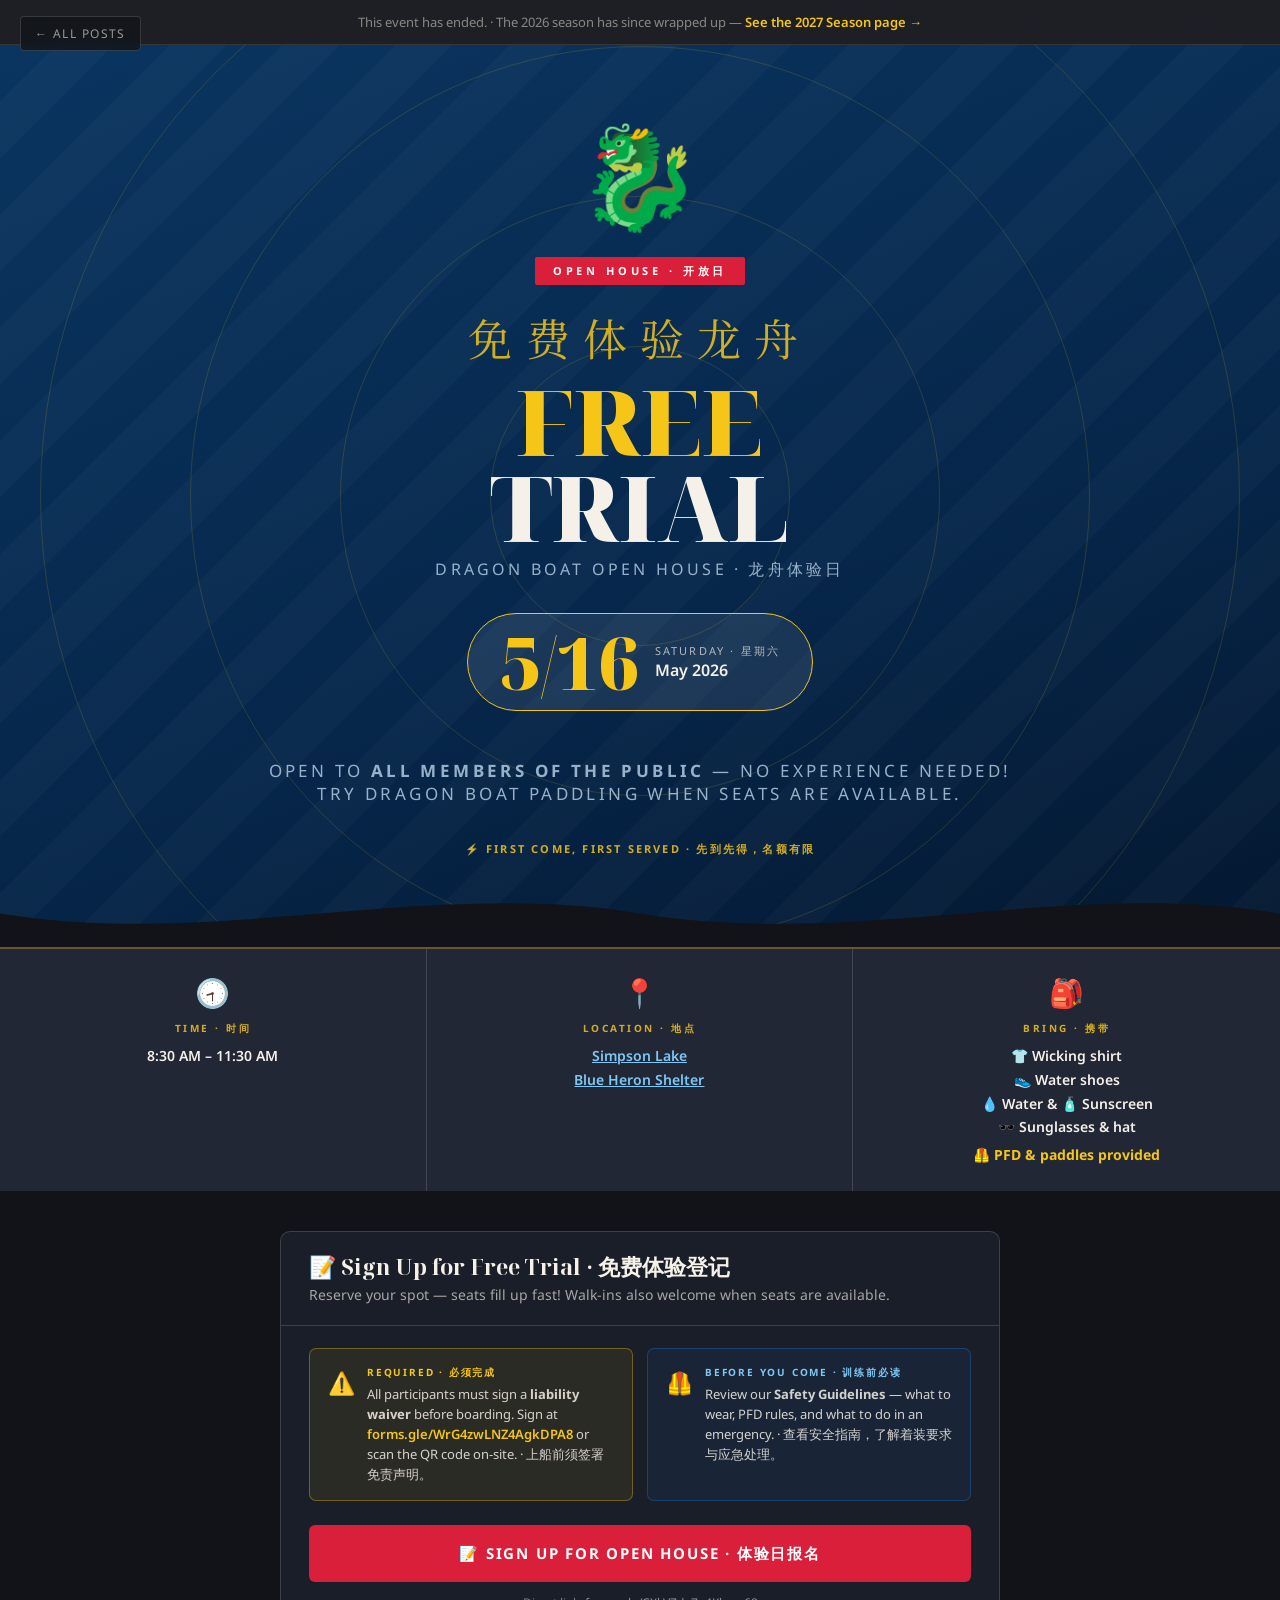
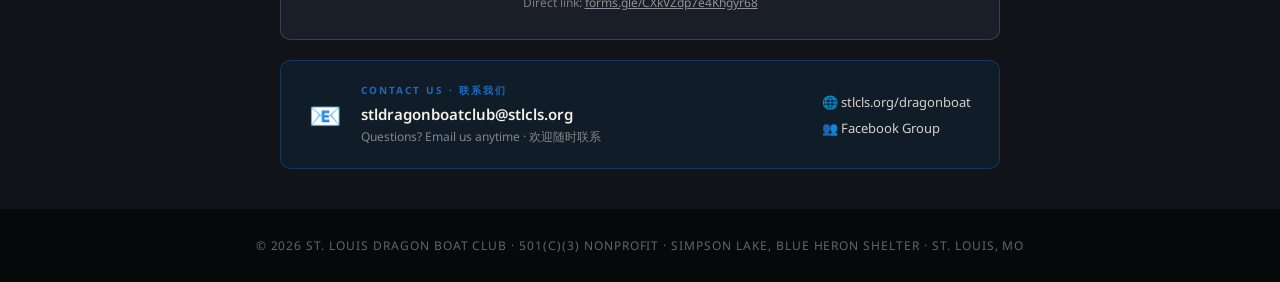
<file: posts/open-house-2026-05-16.html>
<!DOCTYPE html>
<html lang="en">
<head>
<meta charset="UTF-8">
<meta name="viewport" content="width=device-width, initial-scale=1.0">
<title>Open House — STL Dragon Boat Club · May 16, 2026</title>
<link rel="stylesheet" href="../style.css">
<style>
/* ── HERO (open house specific) ── */
.oh-hero {
  position: relative;
  min-height: 100svh;
  display: flex;
  flex-direction: column;
  align-items: center;
  justify-content: center;
  overflow: hidden;
  background: linear-gradient(160deg, #0A3560 0%, #06264A 60%, #041830 100%);
  padding: 60px 20px 90px;
  text-align: center;
}
.oh-hero::before {
  content: '';
  position: absolute;
  inset: 0;
  background: repeating-linear-gradient(
    135deg, transparent, transparent 40px,
    rgba(255,255,255,0.025) 40px, rgba(255,255,255,0.025) 80px
  );
}
.oh-hero-inner { position: relative; z-index: 2; max-width: 760px; }

.open-badge {
  display: inline-block;
  background: var(--red);
  color: #fff;
  font-size: 11px;
  font-weight: 700;
  letter-spacing: 0.35em;
  text-transform: uppercase;
  padding: 6px 18px;
  border-radius: 2px;
  margin-bottom: 20px;
}

.oh-chinese {
  font-family: 'Noto Serif SC', serif;
  font-size: clamp(26px, 5vw, 44px);
  letter-spacing: 0.3em;
  color: var(--gold);
  opacity: 0.85;
  display: block;
  margin-bottom: 10px;
}

.oh-title {
  font-family: 'Noto Serif Display', serif;
  font-weight: 900;
  font-size: clamp(40px, 10vw, 90px);
  line-height: 0.95;
  text-transform: uppercase;
  color: var(--paper);
  margin-bottom: 8px;
}
.oh-title .free { color: var(--gold); display: block; }

.oh-sub {
  font-size: clamp(13px, 2vw, 16px);
  letter-spacing: 0.2em;
  text-transform: uppercase;
  color: var(--mist);
  opacity: 0.75;
  margin-bottom: 32px;
}

/* date pill */
.date-pill {
  display: inline-flex;
  align-items: center;
  gap: 16px;
  background: rgba(255,255,255,0.08);
  border: 1.5px solid var(--gold);
  border-radius: 60px;
  padding: 12px 32px;
  margin-bottom: 28px;
}
.date-num {
  font-family: 'Noto Serif Display', serif;
  font-size: clamp(44px, 9vw, 72px);
  font-weight: 900;
  color: var(--gold);
  line-height: 1;
}
.date-info { text-align: left; }
.date-info .dow { font-size: 11px; letter-spacing: 0.2em; text-transform: uppercase; opacity: 0.7; }
.date-info .month { font-size: 16px; font-weight: 600; color: var(--paper); }

.fcfs {
  font-size: 11px;
  letter-spacing: 0.2em;
  text-transform: uppercase;
  color: var(--gold);
  font-weight: 700;
  margin-top: 16px;
  opacity: 0.85;
}

/* ── INFO STRIPS ── */
.info-strips {
  display: grid;
  grid-template-columns: 1fr 1fr 1fr;
  border-top: 2px solid rgba(245,197,24,0.3);
  background: var(--surface2);
}
@media (max-width: 560px) { .info-strips { grid-template-columns: 1fr; } }

.strip {
  padding: 24px 20px;
  text-align: center;
  border-right: 1px solid var(--border);
}
.strip:last-child { border-right: none; }
@media (max-width: 560px) {
  .strip { border-right: none; border-bottom: 1px solid var(--border); }
  .strip:last-child { border-bottom: none; }
}
.strip .s-icon { font-size: 28px; margin-bottom: 10px; }
.strip .s-label {
  font-size: 10px;
  letter-spacing: 0.25em;
  text-transform: uppercase;
  color: var(--gold);
  font-weight: 700;
  margin-bottom: 8px;
  opacity: 0.85;
}
.strip .s-val {
  font-size: 14px;
  font-weight: 600;
  line-height: 1.7;
  color: var(--paper);
}
.strip .s-val a { color: #7EC8F5; text-decoration: underline; }
.strip .s-val .note { color: var(--gold); font-weight: 700; margin-top: 4px; display: block; }

/* ── CONTENT SECTIONS ── */
.content-wrap {
  max-width: 760px;
  margin: 0 auto;
  padding: 0 20px;
}

/* register card */
.register-card {
  background: var(--surface);
  border: 1px solid var(--border);
  border-radius: 10px;
  overflow: hidden;
  margin: 40px 0 0;
}
.register-card-header {
  padding: 22px 28px 18px;
  border-bottom: 1px solid var(--border);
}
.register-card-header h2 {
  font-size: clamp(18px, 3vw, 22px);
  margin-bottom: 6px;
}
.register-card-header p {
  font-size: 14px;
  color: rgba(245,240,232,0.65);
  line-height: 1.6;
}
.register-card-body { padding: 22px 28px 28px; }

/* safety + waiver row */
.pre-reg-cards {
  display: grid;
  grid-template-columns: 1fr 1fr;
  gap: 14px;
  margin-bottom: 24px;
}
@media (max-width: 520px) { .pre-reg-cards { grid-template-columns: 1fr; } }

.pre-card {
  border-radius: 7px;
  padding: 16px 18px;
  display: flex;
  gap: 12px;
  align-items: flex-start;
  text-decoration: none;
  transition: border-color 0.15s, background 0.15s;
}
.pre-card-waiver {
  background: rgba(245,197,24,0.08);
  border: 1px solid rgba(245,197,24,0.35);
}
.pre-card-waiver:hover { background: rgba(245,197,24,0.14); border-color: var(--gold); }
.pre-card-safety {
  background: rgba(26,107,191,0.1);
  border: 1px solid rgba(26,107,191,0.4);
}
.pre-card-safety:hover { background: rgba(26,107,191,0.2); border-color: var(--water-light); }

.pre-card .pc-icon { font-size: 22px; flex-shrink: 0; margin-top: 2px; }
.pre-card .pc-label {
  font-size: 10px;
  letter-spacing: 0.18em;
  text-transform: uppercase;
  font-weight: 700;
  margin-bottom: 4px;
}
.pre-card-waiver .pc-label { color: var(--gold); }
.pre-card-safety .pc-label { color: #7EC8F5; }
.pre-card .pc-text { font-size: 13px; line-height: 1.55; color: rgba(245,240,232,0.85); }
.pre-card .pc-text a { color: var(--gold); font-weight: 600; text-decoration: none; }
.pre-card-safety .pc-text a { color: #7EC8F5; }

.btn-register {
  display: block;
  width: 100%;
  padding: 18px;
  background: var(--red);
  color: #fff;
  border: none;
  border-radius: 6px;
  font-family: 'Noto Sans', sans-serif;
  font-weight: 700;
  font-size: 15px;
  letter-spacing: 0.12em;
  text-transform: uppercase;
  text-align: center;
  text-decoration: none;
  cursor: pointer;
  transition: background 0.15s, transform 0.15s, box-shadow 0.15s;
}
.btn-register:hover {
  background: #B01020;
  transform: translateY(-2px);
  box-shadow: 0 8px 24px rgba(217,31,58,0.35);
}

.form-url {
  margin-top: 12px;
  text-align: center;
  font-size: 12px;
  color: rgba(245,240,232,0.45);
}
.form-url a { color: rgba(245,240,232,0.55); }

/* ── CONTACT ── */
.contact-card {
  background: rgba(26,107,191,0.1);
  border: 1px solid rgba(26,107,191,0.35);
  border-radius: 10px;
  padding: 22px 28px;
  display: flex;
  align-items: center;
  flex-wrap: wrap;
  gap: 20px;
  margin: 20px 0 40px;
}
.contact-card .c-icon { font-size: 26px; flex-shrink: 0; }
.contact-card .c-main { flex: 1; min-width: 200px; }
.contact-card .c-label {
  font-size: 10px;
  letter-spacing: 0.2em;
  text-transform: uppercase;
  color: var(--water-light);
  font-weight: 700;
  margin-bottom: 5px;
}
.contact-card .c-email {
  color: var(--paper);
  text-decoration: none;
  font-weight: 600;
  font-size: 15px;
}
.contact-card .c-email:hover { color: var(--gold); }
.contact-card .c-sub { font-size: 12px; color: rgba(245,240,232,0.5); margin-top: 3px; }
.contact-links { display: flex; flex-direction: column; gap: 8px; }
.contact-links a {
  font-size: 13px;
  color: rgba(245,240,232,0.85);
  text-decoration: none;
  display: flex;
  align-items: center;
  gap: 6px;
}
.contact-links a:hover { color: var(--gold); }
</style>
</head>
<body>

<style>
.event-ended-bar {
  background: rgba(255,255,255,0.05);
  border-bottom: 1px solid rgba(255,255,255,0.1);
  padding: 13px 20px;
  text-align: center;
  font-size: 13px;
  color: rgba(245,240,232,0.5);
  position: relative;
  z-index: 50;
}
.event-ended-bar a { color: var(--gold); text-decoration: none; font-weight: 600; }
.event-ended-bar a:hover { text-decoration: underline; }
</style>

<nav class="back-nav">
  <a href="../announcements.html" class="back-link">← All Posts</a>
</nav>

<!-- EVENT ENDED NOTICE -->
<div class="event-ended-bar">
  This event has ended. · The 2026 season has since wrapped up —
  <a href="season-2027.html">See the 2027 Season page →</a>
</div>

<!-- HERO -->
<div class="oh-hero">
  <div class="ripple"></div>
  <div class="ripple"></div>
  <div class="ripple"></div>
  <div class="ripple"></div>

  <div class="oh-hero-inner">
    <span class="dragon-emoji">🐉</span>
    <div class="open-badge">Open House · 开放日</div>
    <span class="oh-chinese">免费体验龙舟</span>
    <div class="oh-title">
      <span class="free">FREE</span>
      TRIAL
    </div>
    <div class="oh-sub">Dragon Boat Open House · 龙舟体验日</div>

    <div class="date-pill">
      <div class="date-num">5/16</div>
      <div class="date-info">
        <div class="dow">Saturday · 星期六</div>
        <div class="month">May 2026</div>
      </div>
    </div>

    <p class="tagline">Open to <strong>all members of the public</strong> — no experience needed!<br>Try dragon boat paddling when seats are available.</p>
    <p class="fcfs">⚡ First Come, First Served · 先到先得，名额有限</p>
  </div>

  <svg class="wave" viewBox="0 0 1440 80" fill="none" xmlns="http://www.w3.org/2000/svg" preserveAspectRatio="none">
    <path d="M0,40 C240,80 480,0 720,40 C960,80 1200,0 1440,40 L1440,80 L0,80 Z" fill="#111318"/>
  </svg>
</div>

<!-- INFO STRIPS -->
<div class="info-strips">
  <div class="strip">
    <div class="s-icon">🕣</div>
    <div class="s-label">Time · 时间</div>
    <div class="s-val">8:30 AM – 11:30 AM</div>
  </div>
  <div class="strip">
    <div class="s-icon">📍</div>
    <div class="s-label">Location · 地点</div>
    <div class="s-val">
      <a href="https://www.google.com/maps/search/?api=1&query=Simpson+Lake+Blue+Heron+Shelter+St+Louis+MO" target="_blank">
        Simpson Lake<br>Blue Heron Shelter
      </a>
    </div>
  </div>
  <div class="strip">
    <div class="s-icon">🎒</div>
    <div class="s-label">Bring · 携带</div>
    <div class="s-val">
      👕 Wicking shirt<br>
      👟 Water shoes<br>
      💧 Water &amp; 🧴 Sunscreen<br>
      🕶️ Sunglasses &amp; hat<br>
      <span class="note">🦺 PFD &amp; paddles provided</span>
    </div>
  </div>
</div>

<!-- REGISTER -->
<div class="content-wrap">
  <div class="register-card">
    <div class="register-card-header">
      <h2>📝 Sign Up for Free Trial · 免费体验登记</h2>
      <p>Reserve your spot — seats fill up fast! Walk-ins also welcome when seats are available.</p>
    </div>
    <div class="register-card-body">

      <!-- Waiver + Safety side by side -->
      <div class="pre-reg-cards">
        <div class="pre-card pre-card-waiver">
          <span class="pc-icon">⚠️</span>
          <div>
            <div class="pc-label">Required · 必须完成</div>
            <div class="pc-text">All participants must sign a <strong>liability waiver</strong> before boarding. Sign at <a href="https://forms.gle/WrG4zwLNZ4AgkDPA8" target="_blank">forms.gle/WrG4zwLNZ4AgkDPA8</a> or scan the QR code on-site. · 上船前须签署免责声明。</div>
          </div>
        </div>
        <div class="pre-card pre-card-safety" onclick="location.href='safety.html'" style="cursor:pointer;">
          <span class="pc-icon">🦺</span>
          <div>
            <div class="pc-label">Before You Come · 训练前必读</div>
            <div class="pc-text">Review our <strong>Safety Guidelines</strong> — what to wear, PFD rules, and what to do in an emergency. · 查看安全指南，了解着装要求与应急处理。</div>
          </div>
        </div>
      </div>

      <a href="https://forms.gle/CXkVZdp7e4Khgyr68" target="_blank" class="btn-register">
        📝 Sign Up for Open House · 体验日报名
      </a>
      <p class="form-url">Direct link: <a href="https://forms.gle/CXkVZdp7e4Khgyr68" target="_blank">forms.gle/CXkVZdp7e4Khgyr68</a></p>
    </div>
  </div>

  <!-- CONTACT -->
  <div class="contact-card">
    <span class="c-icon">📧</span>
    <div class="c-main">
      <div class="c-label">Contact Us · 联系我们</div>
      <a href="mailto:stldragonboatclub@stlcls.org" class="c-email">stldragonboatclub@stlcls.org</a>
      <div class="c-sub">Questions? Email us anytime · 欢迎随时联系</div>
    </div>
    <div class="contact-links">
      <a href="https://www.stlcls.org/school/page/dragonboat" target="_blank">🌐 stlcls.org/dragonboat</a>
      <a href="https://www.facebook.com/groups/9592205354148705" target="_blank">👥 Facebook Group</a>
    </div>
  </div>
</div>

<footer>
  © 2026 St. Louis Dragon Boat Club · 501(c)(3) Nonprofit · Simpson Lake, Blue Heron Shelter · St. Louis, MO
</footer>

</body>
</html>
</file>
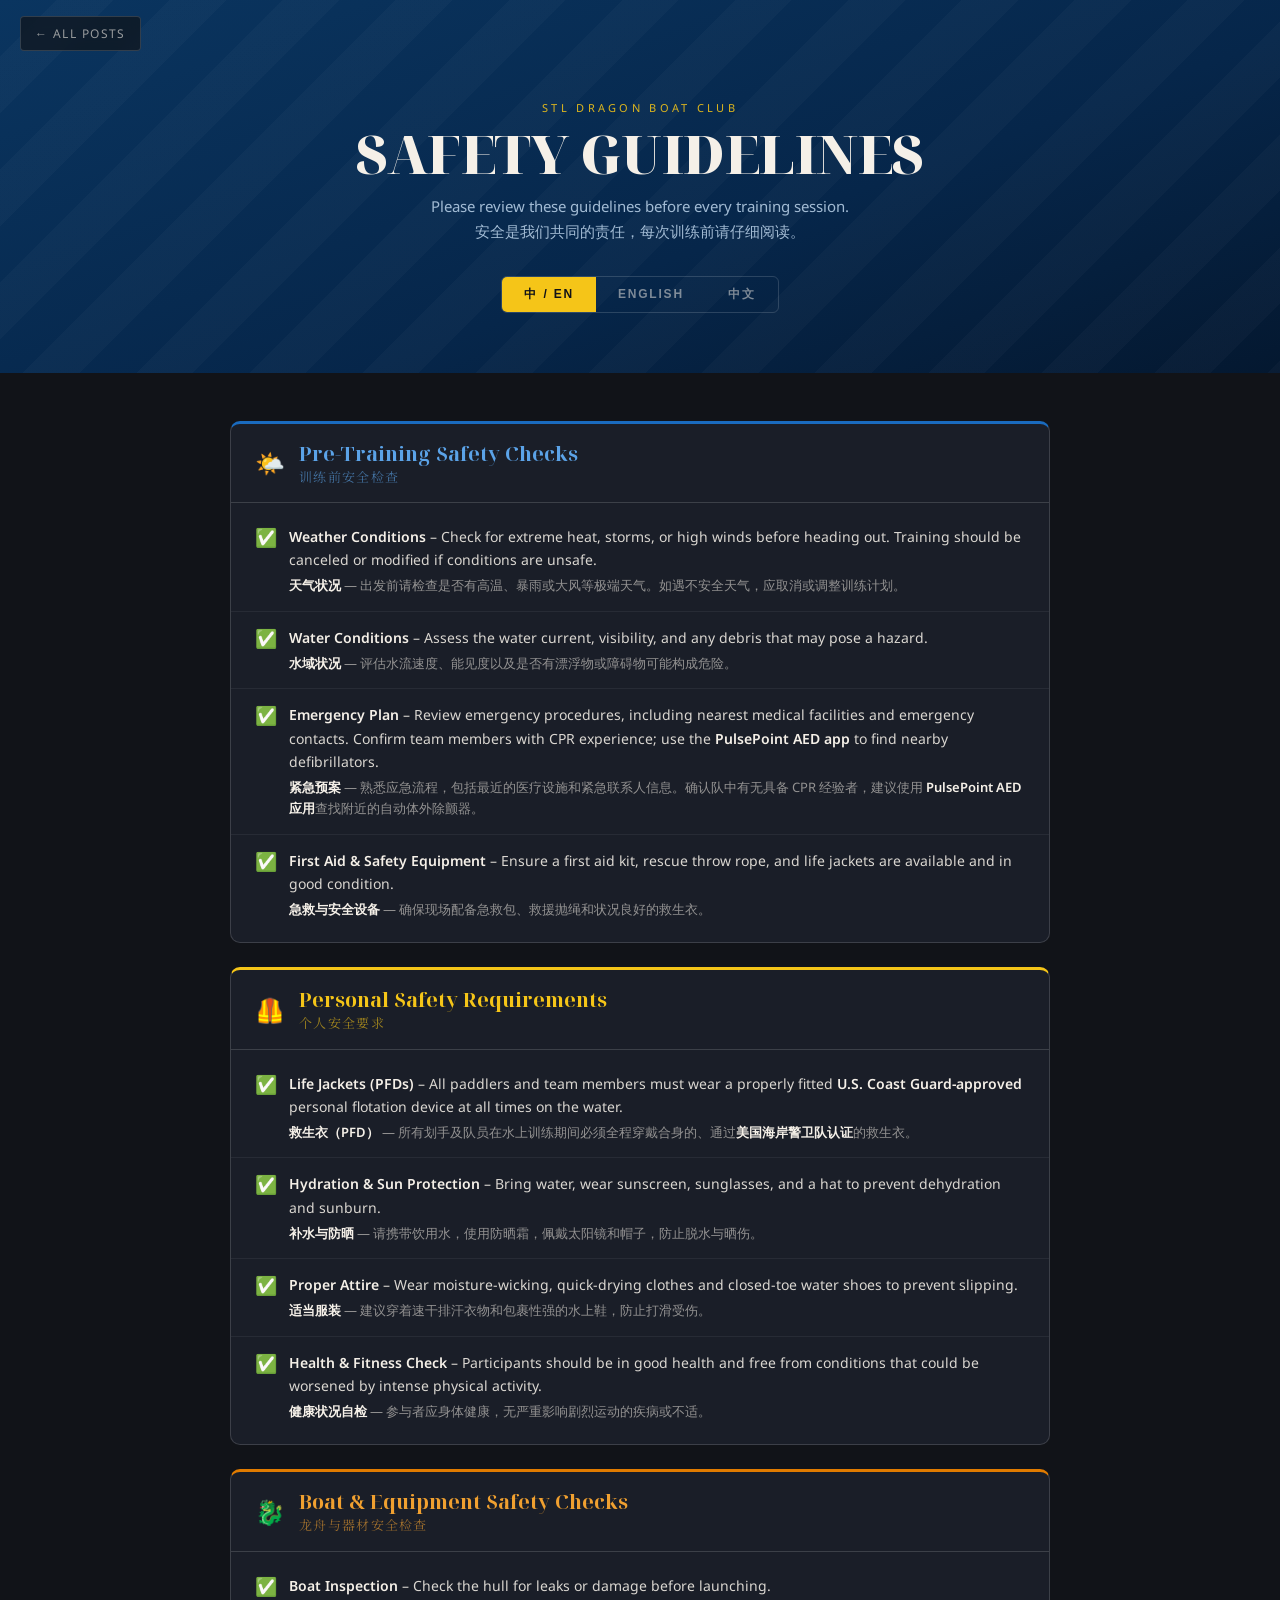
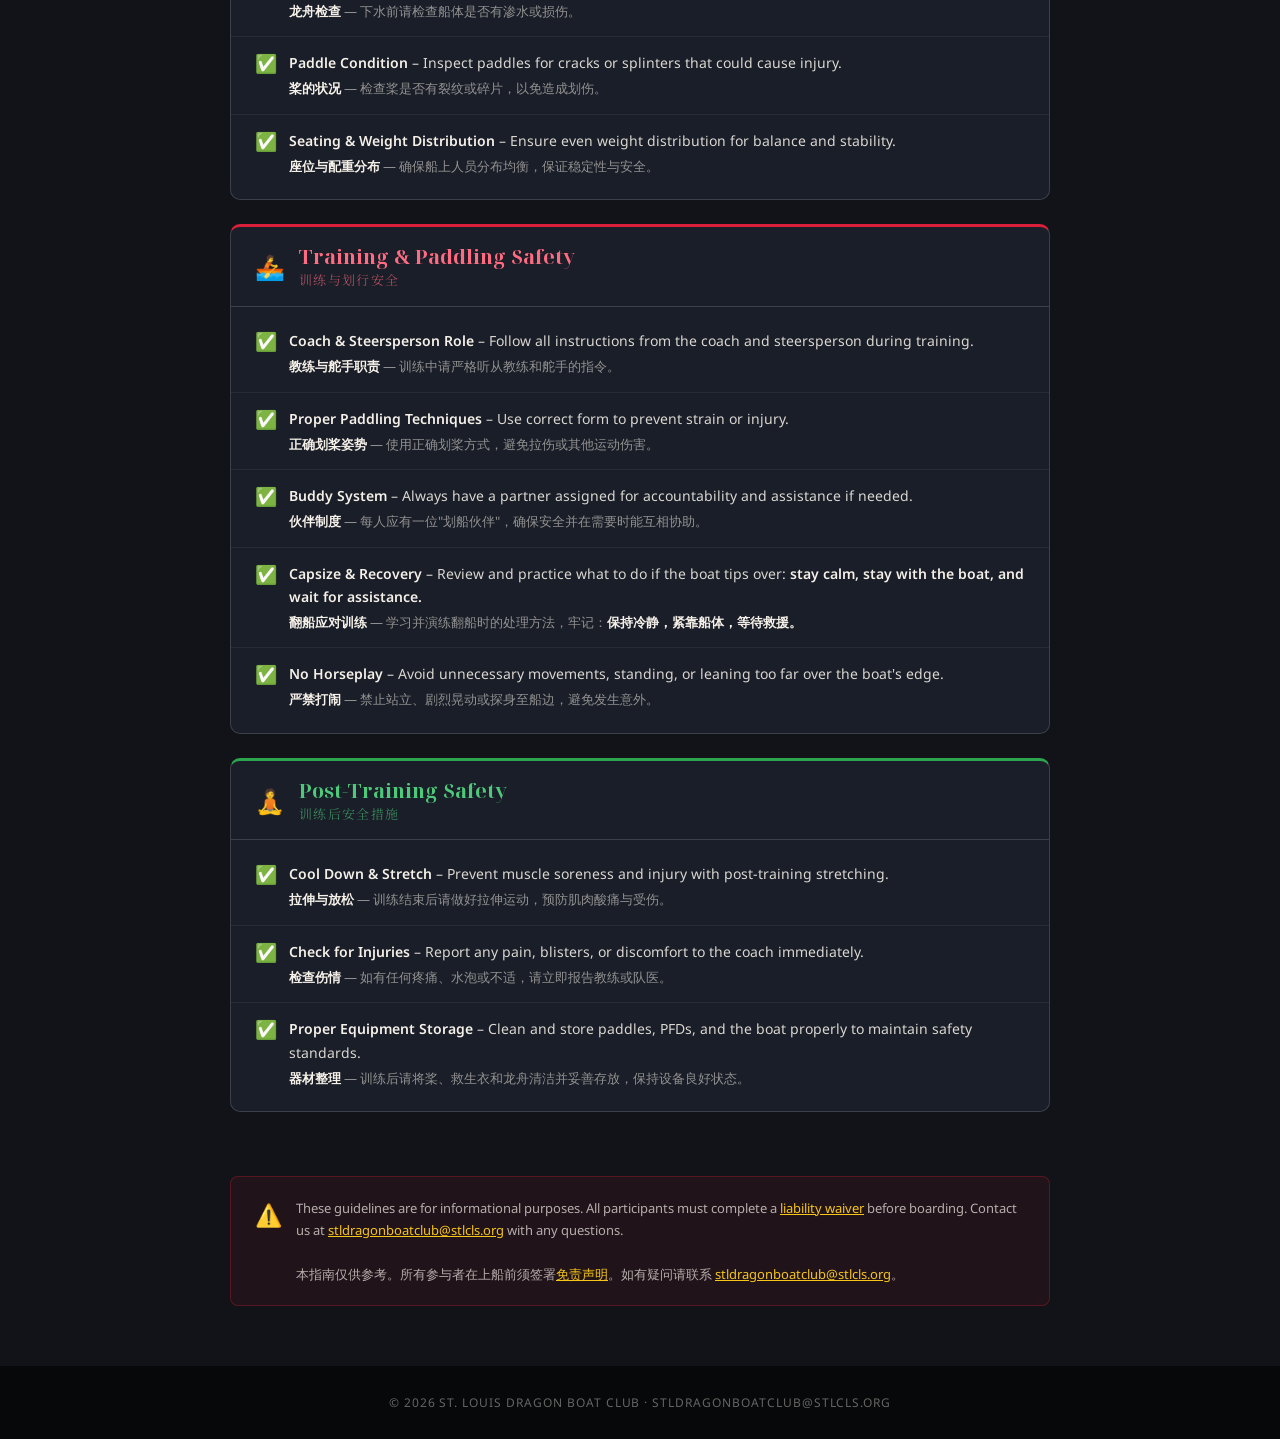
<file: posts/safety.html>
<!DOCTYPE html>
<html lang="en">
<head>
<meta charset="UTF-8">
<meta name="viewport" content="width=device-width, initial-scale=1.0">
<title>Safety Guidelines — STL Dragon Boat Club</title>
<link rel="stylesheet" href="../style.css">
<style>
/* ── PAGE HERO (compact) ── */
.page-hero {
  background: linear-gradient(160deg, #0A3560 0%, #06264A 60%, #041830 100%);
  padding: 100px 20px 60px;
  text-align: center;
  position: relative;
  overflow: hidden;
}
.page-hero::before {
  content: '';
  position: absolute;
  inset: 0;
  background: repeating-linear-gradient(
    135deg, transparent, transparent 40px,
    rgba(255,255,255,0.025) 40px, rgba(255,255,255,0.025) 80px
  );
}
.page-hero-inner { position: relative; z-index: 2; max-width: 640px; margin: 0 auto; }
.page-hero h1 { font-size: clamp(30px, 6vw, 52px); text-transform: uppercase; letter-spacing: -0.01em; margin-bottom: 12px; }
.page-hero p { font-size: 15px; color: var(--mist); opacity: 0.8; line-height: 1.65; }

/* ── LANGUAGE TOGGLE ── */
.lang-toggle {
  display: flex;
  justify-content: center;
  gap: 0;
  margin: 32px auto 0;
  border: 1px solid var(--border);
  border-radius: 6px;
  overflow: hidden;
  width: fit-content;
}
.lang-btn {
  padding: 9px 22px;
  font-size: 12px;
  font-weight: 600;
  letter-spacing: 0.15em;
  text-transform: uppercase;
  cursor: pointer;
  border: none;
  background: transparent;
  color: rgba(245,240,232,0.5);
  transition: background 0.15s, color 0.15s;
}
.lang-btn.active { background: var(--gold); color: var(--ink); }

/* ── SAFETY SECTIONS ── */
.safety-sections {
  max-width: 860px;
  margin: 0 auto;
  padding: 48px 20px 64px;
  display: flex;
  flex-direction: column;
  gap: 24px;
}

.safety-section {
  background: var(--surface);
  border: 1px solid var(--border);
  border-radius: 10px;
  overflow: hidden;
}

.section-header {
  padding: 18px 24px;
  display: flex;
  align-items: center;
  gap: 14px;
  border-bottom: 1px solid var(--border);
}
.section-header .s-icon { font-size: 24px; flex-shrink: 0; }
.section-header h2 {
  font-family: 'Noto Serif Display', serif;
  font-size: clamp(16px, 3vw, 20px);
  font-weight: 700;
  margin: 0;
  color: var(--gold);
  line-height: 1.2;
}
.section-header h2 .zh {
  display: block;
  font-family: 'Noto Serif SC', serif;
  font-size: 13px;
  color: rgba(245,197,24,0.6);
  letter-spacing: 0.1em;
  margin-top: 3px;
  font-weight: 400;
}

/* color-coded top border per section */
.s-pretraining  { border-top: 3px solid #1A6BBF; }
.s-personal     { border-top: 3px solid var(--gold); }
.s-equipment    { border-top: 3px solid #E07B00; }
.s-paddling     { border-top: 3px solid var(--red); }
.s-posttraining { border-top: 3px solid #2DA44E; }

.s-pretraining  .section-header h2 { color: #5BA3E8; }
.s-pretraining  .section-header h2 .zh { color: rgba(91,163,232,0.6); }
.s-personal     .section-header h2 { color: var(--gold); }
.s-equipment    .section-header h2 { color: #F0A030; }
.s-equipment    .section-header h2 .zh { color: rgba(240,160,48,0.6); }
.s-paddling     .section-header h2 { color: #FF6B81; }
.s-paddling     .section-header h2 .zh { color: rgba(255,107,129,0.6); }
.s-posttraining .section-header h2 { color: #4EC97A; }
.s-posttraining .section-header h2 .zh { color: rgba(78,201,122,0.6); }

/* checklist items */
.check-list { list-style: none; padding: 8px 0; }
.check-item {
  padding: 14px 24px;
  border-bottom: 1px solid rgba(255,255,255,0.06);
  display: grid;
  grid-template-columns: auto 1fr;
  gap: 12px;
  align-items: start;
}
.check-item:last-child { border-bottom: none; }
.check-mark {
  font-size: 18px;
  line-height: 1.4;
  flex-shrink: 0;
}

/* language display */
.text-en, .text-zh { line-height: 1.65; }
.text-en { font-size: 14px; color: rgba(245,240,232,0.88); }
.text-zh {
  font-size: 13px;
  color: rgba(245,240,232,0.55);
  margin-top: 4px;
  font-family: 'Noto Sans', sans-serif;
}
.text-en strong, .text-zh strong { color: var(--paper); font-weight: 600; }

/* toggle states */
body.show-en .text-zh { display: none; }
body.show-zh .text-en { display: none; }
body.show-zh .text-zh { color: rgba(245,240,232,0.88); font-size: 14px; }

/* ── DISCLAIMER ── */
.disclaimer {
  max-width: 860px;
  margin: 0 auto;
  padding: 0 20px 60px;
}
.disclaimer-box {
  background: rgba(217,31,58,0.08);
  border: 1px solid rgba(217,31,58,0.3);
  border-radius: 8px;
  padding: 20px 24px;
  display: flex;
  gap: 14px;
  align-items: flex-start;
}
.disclaimer-box .d-icon { font-size: 22px; flex-shrink: 0; margin-top: 2px; }
.disclaimer-box p { font-size: 13px; line-height: 1.7; color: rgba(245,240,232,0.7); }
.disclaimer-box a { color: var(--gold); }
</style>
</head>
<body class="show-both">

<nav class="back-nav">
  <a href="../announcements.html" class="back-link">← All Posts</a>
</nav>

<!-- HERO -->
<div class="page-hero">
  <div class="page-hero-inner">
    <span class="section-label">STL Dragon Boat Club</span>
    <h1>Safety Guidelines</h1>
    <p>Please review these guidelines before every training session.<br>安全是我们共同的责任，每次训练前请仔细阅读。</p>
    <div class="lang-toggle">
      <button class="lang-btn active" onclick="setLang(this,'show-both')">中 / EN</button>
      <button class="lang-btn" onclick="setLang(this,'show-en')">English</button>
      <button class="lang-btn" onclick="setLang(this,'show-zh')">中文</button>
    </div>
  </div>
</div>

<!-- SAFETY SECTIONS -->
<div class="safety-sections">

  <!-- 1. Pre-Training -->
  <div class="safety-section s-pretraining">
    <div class="section-header">
      <span class="s-icon">🌤️</span>
      <h2>Pre-Training Safety Checks
        <span class="zh">训练前安全检查</span>
      </h2>
    </div>
    <ul class="check-list">
      <li class="check-item">
        <span class="check-mark">✅</span>
        <div>
          <div class="text-en"><strong>Weather Conditions</strong> – Check for extreme heat, storms, or high winds before heading out. Training should be canceled or modified if conditions are unsafe.</div>
          <div class="text-zh"><strong>天气状况</strong> — 出发前请检查是否有高温、暴雨或大风等极端天气。如遇不安全天气，应取消或调整训练计划。</div>
        </div>
      </li>
      <li class="check-item">
        <span class="check-mark">✅</span>
        <div>
          <div class="text-en"><strong>Water Conditions</strong> – Assess the water current, visibility, and any debris that may pose a hazard.</div>
          <div class="text-zh"><strong>水域状况</strong> — 评估水流速度、能见度以及是否有漂浮物或障碍物可能构成危险。</div>
        </div>
      </li>
      <li class="check-item">
        <span class="check-mark">✅</span>
        <div>
          <div class="text-en"><strong>Emergency Plan</strong> – Review emergency procedures, including nearest medical facilities and emergency contacts. Confirm team members with CPR experience; use the <strong>PulsePoint AED app</strong> to find nearby defibrillators.</div>
          <div class="text-zh"><strong>紧急预案</strong> — 熟悉应急流程，包括最近的医疗设施和紧急联系人信息。确认队中有无具备 CPR 经验者，建议使用 <strong>PulsePoint AED 应用</strong>查找附近的自动体外除颤器。</div>
        </div>
      </li>
      <li class="check-item">
        <span class="check-mark">✅</span>
        <div>
          <div class="text-en"><strong>First Aid &amp; Safety Equipment</strong> – Ensure a first aid kit, rescue throw rope, and life jackets are available and in good condition.</div>
          <div class="text-zh"><strong>急救与安全设备</strong> — 确保现场配备急救包、救援抛绳和状况良好的救生衣。</div>
        </div>
      </li>
    </ul>
  </div>

  <!-- 2. Personal Safety -->
  <div class="safety-section s-personal">
    <div class="section-header">
      <span class="s-icon">🦺</span>
      <h2>Personal Safety Requirements
        <span class="zh">个人安全要求</span>
      </h2>
    </div>
    <ul class="check-list">
      <li class="check-item">
        <span class="check-mark">✅</span>
        <div>
          <div class="text-en"><strong>Life Jackets (PFDs)</strong> – All paddlers and team members must wear a properly fitted <strong>U.S. Coast Guard-approved</strong> personal flotation device at all times on the water.</div>
          <div class="text-zh"><strong>救生衣（PFD）</strong> — 所有划手及队员在水上训练期间必须全程穿戴合身的、通过<strong>美国海岸警卫队认证</strong>的救生衣。</div>
        </div>
      </li>
      <li class="check-item">
        <span class="check-mark">✅</span>
        <div>
          <div class="text-en"><strong>Hydration &amp; Sun Protection</strong> – Bring water, wear sunscreen, sunglasses, and a hat to prevent dehydration and sunburn.</div>
          <div class="text-zh"><strong>补水与防晒</strong> — 请携带饮用水，使用防晒霜，佩戴太阳镜和帽子，防止脱水与晒伤。</div>
        </div>
      </li>
      <li class="check-item">
        <span class="check-mark">✅</span>
        <div>
          <div class="text-en"><strong>Proper Attire</strong> – Wear moisture-wicking, quick-drying clothes and closed-toe water shoes to prevent slipping.</div>
          <div class="text-zh"><strong>适当服装</strong> — 建议穿着速干排汗衣物和包裹性强的水上鞋，防止打滑受伤。</div>
        </div>
      </li>
      <li class="check-item">
        <span class="check-mark">✅</span>
        <div>
          <div class="text-en"><strong>Health &amp; Fitness Check</strong> – Participants should be in good health and free from conditions that could be worsened by intense physical activity.</div>
          <div class="text-zh"><strong>健康状况自检</strong> — 参与者应身体健康，无严重影响剧烈运动的疾病或不适。</div>
        </div>
      </li>
    </ul>
  </div>

  <!-- 3. Boat & Equipment -->
  <div class="safety-section s-equipment">
    <div class="section-header">
      <span class="s-icon">🐉</span>
      <h2>Boat &amp; Equipment Safety Checks
        <span class="zh">龙舟与器材安全检查</span>
      </h2>
    </div>
    <ul class="check-list">
      <li class="check-item">
        <span class="check-mark">✅</span>
        <div>
          <div class="text-en"><strong>Boat Inspection</strong> – Check the hull for leaks or damage before launching.</div>
          <div class="text-zh"><strong>龙舟检查</strong> — 下水前请检查船体是否有渗水或损伤。</div>
        </div>
      </li>
      <li class="check-item">
        <span class="check-mark">✅</span>
        <div>
          <div class="text-en"><strong>Paddle Condition</strong> – Inspect paddles for cracks or splinters that could cause injury.</div>
          <div class="text-zh"><strong>桨的状况</strong> — 检查桨是否有裂纹或碎片，以免造成划伤。</div>
        </div>
      </li>
      <li class="check-item">
        <span class="check-mark">✅</span>
        <div>
          <div class="text-en"><strong>Seating &amp; Weight Distribution</strong> – Ensure even weight distribution for balance and stability.</div>
          <div class="text-zh"><strong>座位与配重分布</strong> — 确保船上人员分布均衡，保证稳定性与安全。</div>
        </div>
      </li>
    </ul>
  </div>

  <!-- 4. Training & Paddling -->
  <div class="safety-section s-paddling">
    <div class="section-header">
      <span class="s-icon">🚣</span>
      <h2>Training &amp; Paddling Safety
        <span class="zh">训练与划行安全</span>
      </h2>
    </div>
    <ul class="check-list">
      <li class="check-item">
        <span class="check-mark">✅</span>
        <div>
          <div class="text-en"><strong>Coach &amp; Steersperson Role</strong> – Follow all instructions from the coach and steersperson during training.</div>
          <div class="text-zh"><strong>教练与舵手职责</strong> — 训练中请严格听从教练和舵手的指令。</div>
        </div>
      </li>
      <li class="check-item">
        <span class="check-mark">✅</span>
        <div>
          <div class="text-en"><strong>Proper Paddling Techniques</strong> – Use correct form to prevent strain or injury.</div>
          <div class="text-zh"><strong>正确划桨姿势</strong> — 使用正确划桨方式，避免拉伤或其他运动伤害。</div>
        </div>
      </li>
      <li class="check-item">
        <span class="check-mark">✅</span>
        <div>
          <div class="text-en"><strong>Buddy System</strong> – Always have a partner assigned for accountability and assistance if needed.</div>
          <div class="text-zh"><strong>伙伴制度</strong> — 每人应有一位"划船伙伴"，确保安全并在需要时能互相协助。</div>
        </div>
      </li>
      <li class="check-item">
        <span class="check-mark">✅</span>
        <div>
          <div class="text-en"><strong>Capsize &amp; Recovery</strong> – Review and practice what to do if the boat tips over: <strong>stay calm, stay with the boat, and wait for assistance.</strong></div>
          <div class="text-zh"><strong>翻船应对训练</strong> — 学习并演练翻船时的处理方法，牢记：<strong>保持冷静，紧靠船体，等待救援。</strong></div>
        </div>
      </li>
      <li class="check-item">
        <span class="check-mark">✅</span>
        <div>
          <div class="text-en"><strong>No Horseplay</strong> – Avoid unnecessary movements, standing, or leaning too far over the boat's edge.</div>
          <div class="text-zh"><strong>严禁打闹</strong> — 禁止站立、剧烈晃动或探身至船边，避免发生意外。</div>
        </div>
      </li>
    </ul>
  </div>

  <!-- 5. Post-Training -->
  <div class="safety-section s-posttraining">
    <div class="section-header">
      <span class="s-icon">🧘</span>
      <h2>Post-Training Safety
        <span class="zh">训练后安全措施</span>
      </h2>
    </div>
    <ul class="check-list">
      <li class="check-item">
        <span class="check-mark">✅</span>
        <div>
          <div class="text-en"><strong>Cool Down &amp; Stretch</strong> – Prevent muscle soreness and injury with post-training stretching.</div>
          <div class="text-zh"><strong>拉伸与放松</strong> — 训练结束后请做好拉伸运动，预防肌肉酸痛与受伤。</div>
        </div>
      </li>
      <li class="check-item">
        <span class="check-mark">✅</span>
        <div>
          <div class="text-en"><strong>Check for Injuries</strong> – Report any pain, blisters, or discomfort to the coach immediately.</div>
          <div class="text-zh"><strong>检查伤情</strong> — 如有任何疼痛、水泡或不适，请立即报告教练或队医。</div>
        </div>
      </li>
      <li class="check-item">
        <span class="check-mark">✅</span>
        <div>
          <div class="text-en"><strong>Proper Equipment Storage</strong> – Clean and store paddles, PFDs, and the boat properly to maintain safety standards.</div>
          <div class="text-zh"><strong>器材整理</strong> — 训练后请将桨、救生衣和龙舟清洁并妥善存放，保持设备良好状态。</div>
        </div>
      </li>
    </ul>
  </div>

</div>

<!-- DISCLAIMER -->
<div class="disclaimer">
  <div class="disclaimer-box">
    <span class="d-icon">⚠️</span>
    <p>These guidelines are for informational purposes. All participants must complete a <a href="https://forms.gle/WrG4zwLNZ4AgkDPA8" target="_blank">liability waiver</a> before boarding. Contact us at <a href="mailto:stldragonboatclub@stlcls.org">stldragonboatclub@stlcls.org</a> with any questions.<br><br>
    本指南仅供参考。所有参与者在上船前须签署<a href="https://forms.gle/WrG4zwLNZ4AgkDPA8" target="_blank">免责声明</a>。如有疑问请联系 <a href="mailto:stldragonboatclub@stlcls.org">stldragonboatclub@stlcls.org</a>。</p>
  </div>
</div>

<footer>
  © 2026 St. Louis Dragon Boat Club · stldragonboatclub@stlcls.org
</footer>

<script>
function setLang(btn, cls) {
  document.querySelectorAll('.lang-btn').forEach(b => b.classList.remove('active'));
  btn.classList.add('active');
  document.body.className = cls;
}
</script>
</body>
</html>
</file>
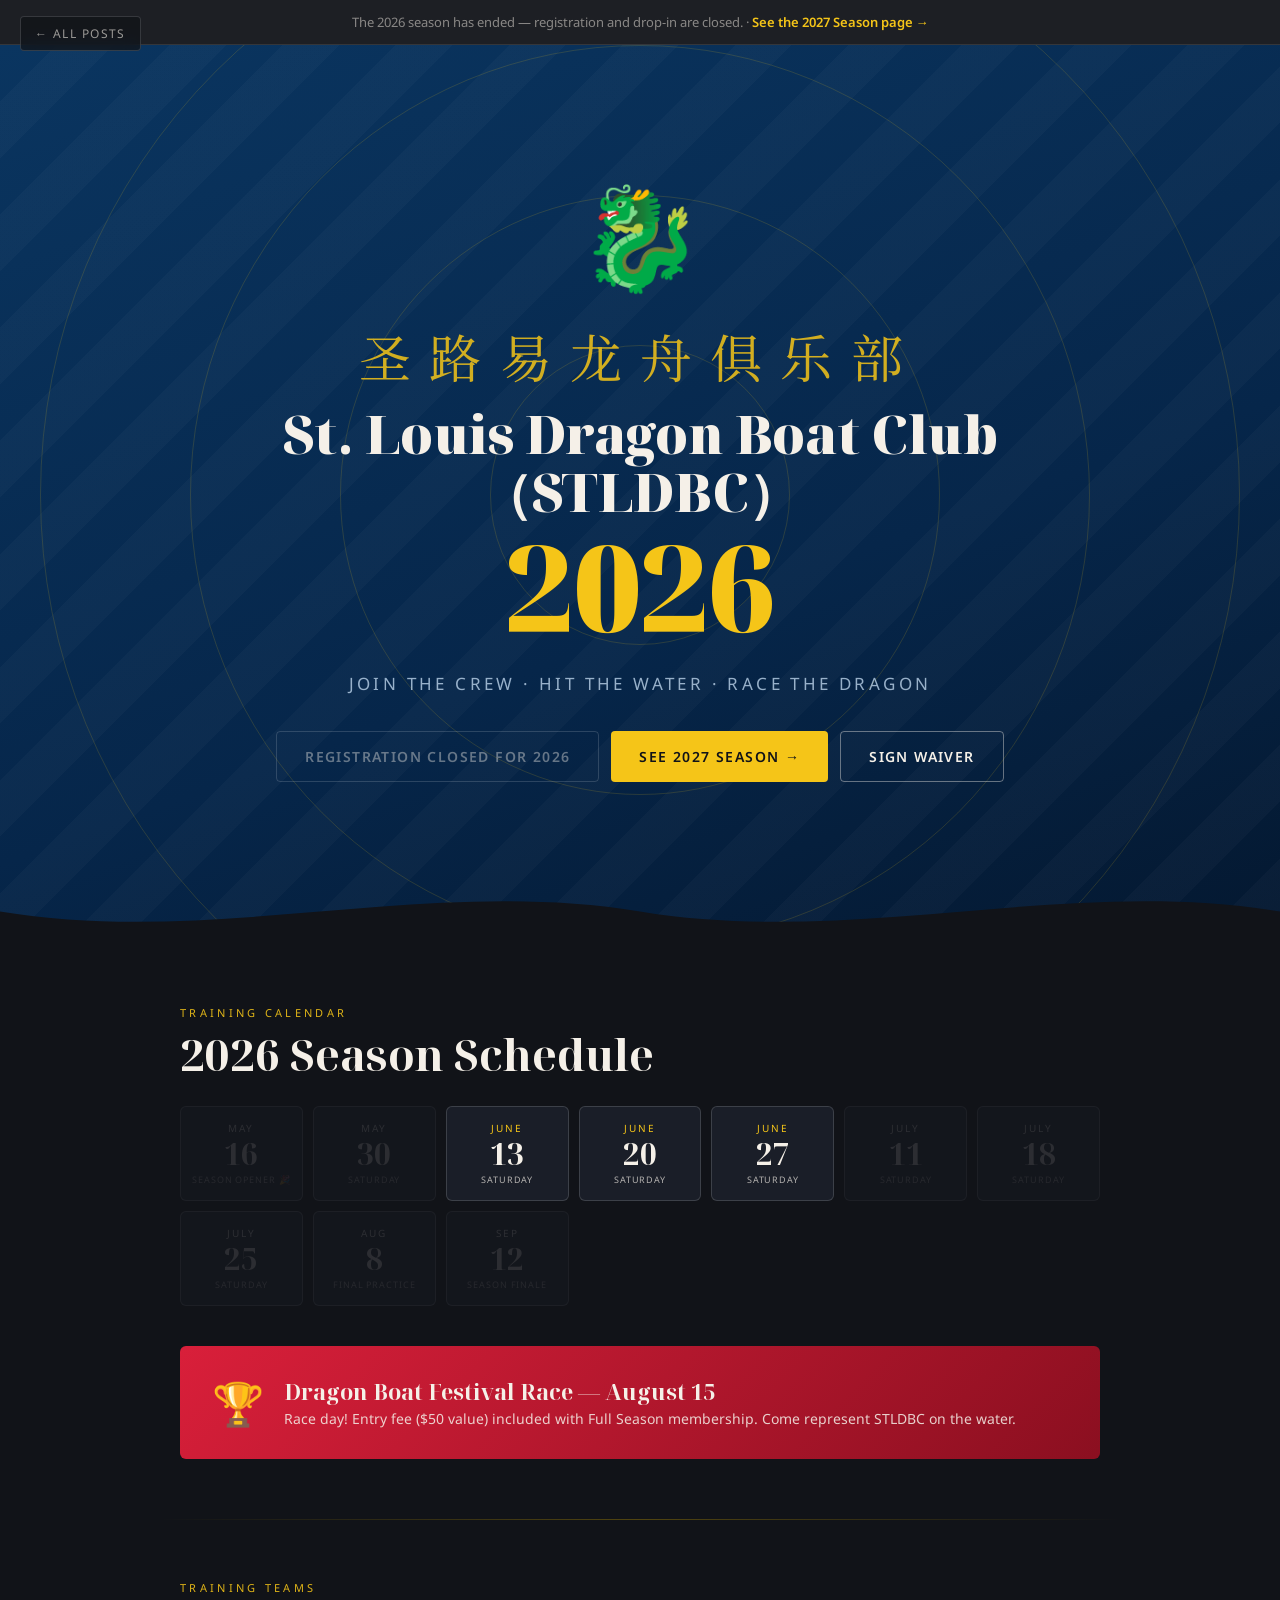
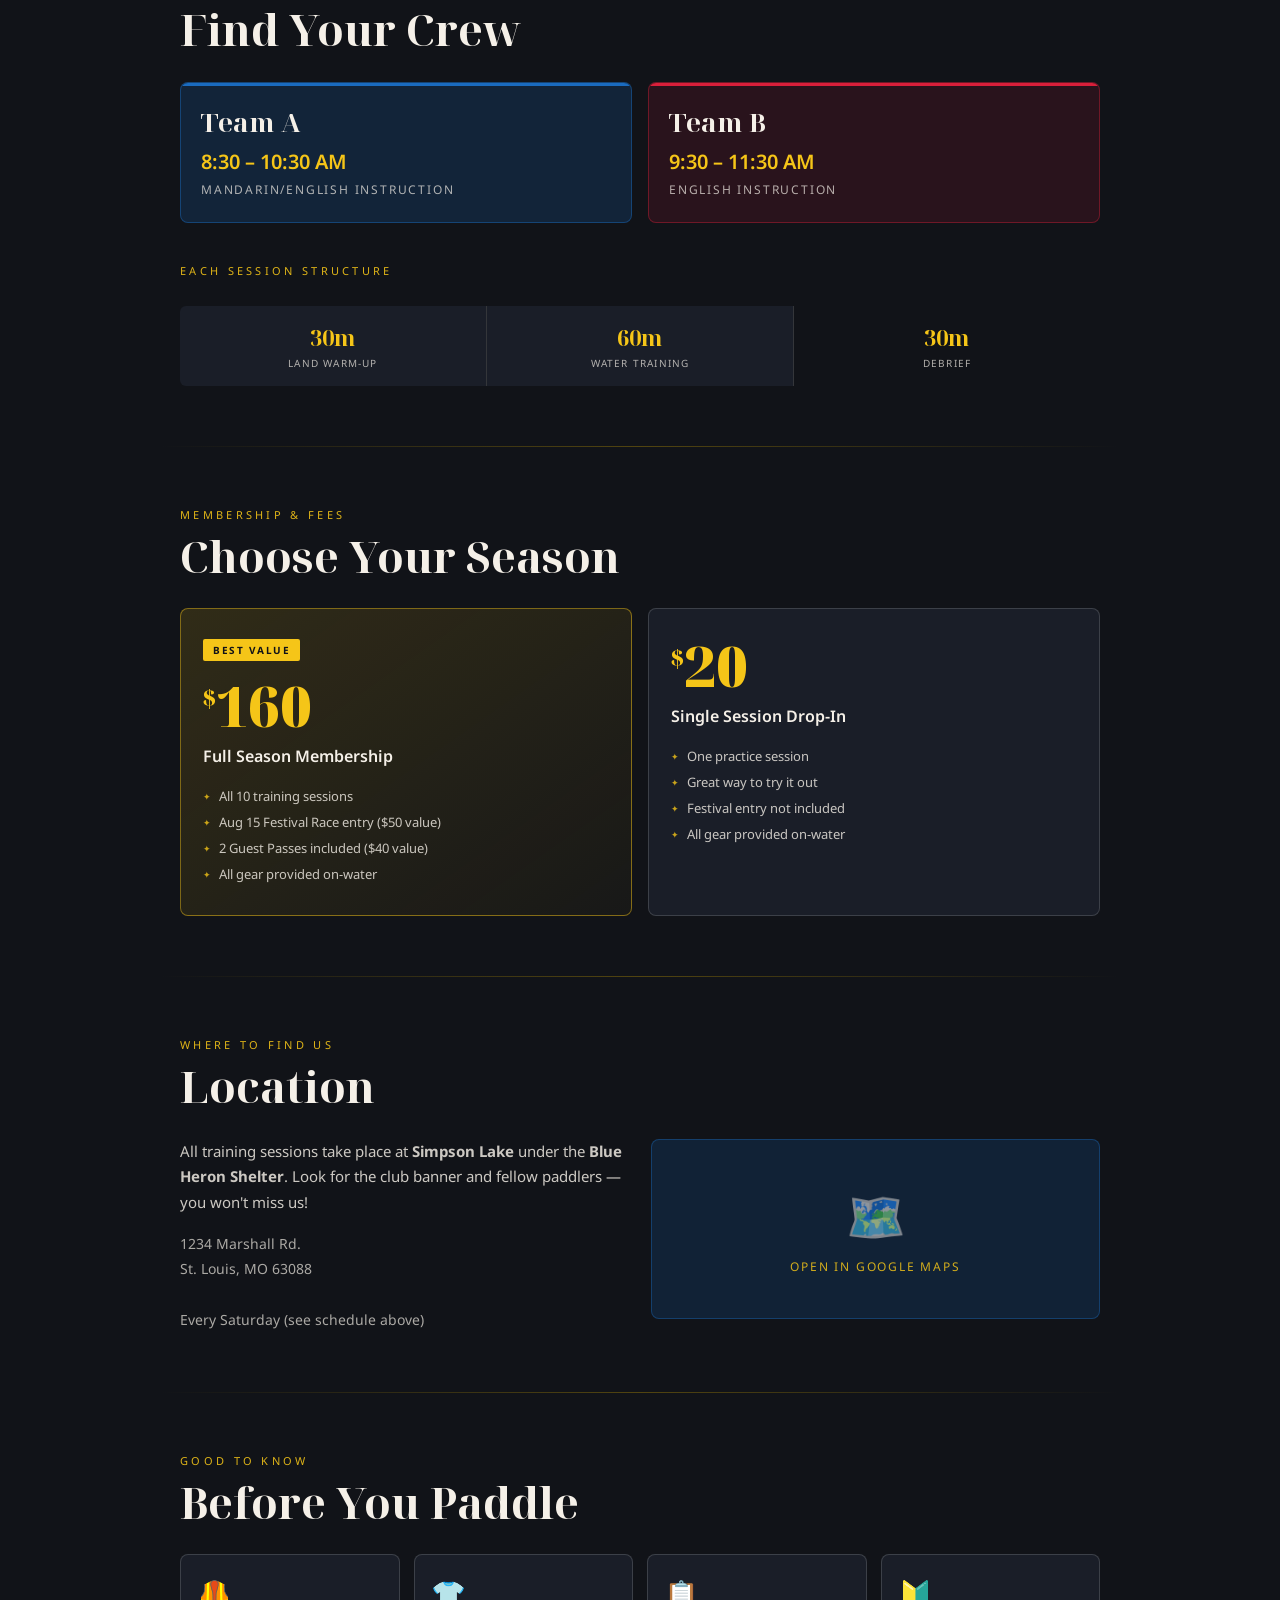
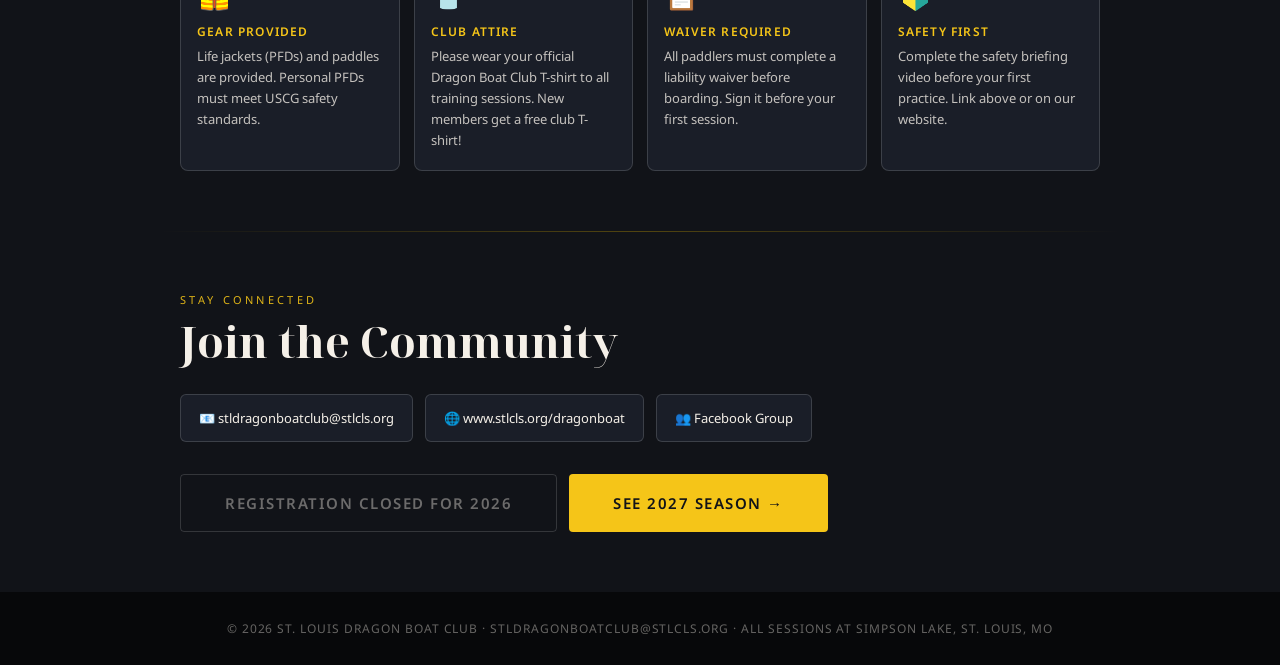
<file: posts/season-2026.html>
<!DOCTYPE html>
<html lang="en">
<head>
<meta charset="UTF-8">
<meta name="viewport" content="width=device-width, initial-scale=1.0">
<title>STL Dragon Boat Club — 2026 Season</title>
<link rel="stylesheet" href="../style.css">
<style>
/* ── SCHEDULE ── */
.schedule-grid {
  display: grid;
  grid-template-columns: repeat(auto-fill, minmax(120px, 1fr));
  gap: 10px;
  margin-bottom: 40px;
}
@media (max-width: 400px) {
  .schedule-grid { grid-template-columns: repeat(3, 1fr); gap: 8px; }
}

.date-chip {
  background: var(--surface);
  border: 1px solid var(--border);
  border-radius: 6px;
  padding: 14px 10px;
  text-align: center;
  transition: background 0.15s, border-color 0.15s;
}
.date-chip:hover   { background: rgba(245,197,24,0.1);  border-color: rgba(245,197,24,0.5); }
.date-chip.special { border-color: var(--red);  background: rgba(217,31,58,0.15); }
.date-chip.opener  { border-color: var(--gold); background: rgba(245,197,24,0.12); }

.chip-month {
  font-size: 10px;
  letter-spacing: 0.2em;
  text-transform: uppercase;
  color: var(--gold);
  margin-bottom: 4px;
  display: block;
}
.chip-day {
  font-family: 'Noto Serif Display', serif;
  font-size: 30px;
  font-weight: 700;
  line-height: 1;
  display: block;
}
.chip-note {
  font-size: 9px;
  letter-spacing: 0.1em;
  text-transform: uppercase;
  margin-top: 4px;
  display: block;
  opacity: 0.7;
}
.chip-note.red { color: var(--red);  opacity: 1; }
.chip-note.gld { color: var(--gold); opacity: 1; }

.festival-callout {
  background: linear-gradient(135deg, var(--red) 0%, #8B0F20 100%);
  border-radius: 6px;
  padding: 28px 32px;
  display: flex;
  align-items: center;
  gap: 20px;
  flex-wrap: wrap;
  margin-top: 10px;
}
.festival-callout .icon { font-size: 42px; flex-shrink: 0; }
.festival-callout h3 {
  font-size: 22px;
  margin-bottom: 4px;
}
.festival-callout p { font-size: 14px; opacity: 0.85; }

/* ── TEAMS ── */
.teams-grid {
  display: grid;
  grid-template-columns: 1fr 1fr;
  gap: 16px;
  margin-bottom: 40px;
}
@media (max-width: 560px) { .teams-grid { grid-template-columns: 1fr; } }

.team-card {
  border-radius: 8px;
  padding: 24px 20px;
  position: relative;
  overflow: hidden;
}
.team-card::before {
  content: '';
  position: absolute;
  top: 0; left: 0; right: 0;
  height: 3px;
}
.team-a        { background: rgba(26,107,191,0.2); border: 1px solid rgba(26,107,191,0.45); }
.team-a::before { background: var(--water-light); }
.team-b        { background: rgba(217,31,58,0.12); border: 1px solid rgba(217,31,58,0.4); }
.team-b::before { background: var(--red); }

.team-card h3   { font-size: clamp(20px,4vw,26px); margin-bottom: 10px; }
.team-card .time { font-size: clamp(16px,3.5vw,20px); font-weight: 600; color: var(--gold); margin-bottom: 6px; }
.team-card .lang { font-size: 12px; letter-spacing: 0.15em; text-transform: uppercase; opacity: 0.7; }

.structure-row {
  display: flex;
  gap: 0;
  border-radius: 6px;
  overflow: hidden;
  margin-top: 28px;
  font-size: 13px;
}
.struct-block { flex: 1; padding: 16px 8px; text-align: center; }
.struct-block .dur { font-size: clamp(18px,4vw,22px); font-weight: 700; font-family: 'Noto Serif Display', serif; color: var(--gold); }
.struct-block .lbl { font-size: 10px; letter-spacing: 0.12em; text-transform: uppercase; opacity: 0.7; margin-top: 4px; }
.struct-block:nth-child(1) { background: var(--surface); }
.struct-block:nth-child(2) { background: rgba(26,107,191,0.3); }
.struct-block:nth-child(3) { background: var(--surface); }
.struct-sep { width: 1px; background: var(--border); }

/* ── FEES ── */
.fees-grid {
  display: grid;
  grid-template-columns: 1fr 1fr;
  gap: 16px;
}
@media (max-width: 560px) { .fees-grid { grid-template-columns: 1fr; } }

.fee-card {
  border-radius: 8px;
  padding: 28px 22px;
}
.fee-full   { background: linear-gradient(145deg, rgba(245,197,24,0.14), rgba(245,197,24,0.03)); border: 1px solid rgba(245,197,24,0.45); }
.fee-single { background: var(--surface); border: 1px solid var(--border); }

.fee-badge {
  display: inline-block;
  background: var(--gold);
  color: var(--ink);
  font-size: 10px;
  font-weight: 700;
  letter-spacing: 0.15em;
  text-transform: uppercase;
  padding: 4px 10px;
  border-radius: 2px;
  margin-bottom: 16px;
}
.fee-price {
  font-family: 'Noto Serif Display', serif;
  font-size: 56px;
  font-weight: 900;
  line-height: 1;
  color: var(--gold);
  margin-bottom: 12px;
}
.fee-price sup { font-size: 24px; vertical-align: super; }
.fee-title     { font-size: 16px; font-weight: 600; margin-bottom: 16px; }
.fee-includes  { list-style: none; }
.fee-includes li { font-size: 13px; opacity: 0.8; padding: 4px 0; display: flex; align-items: flex-start; gap: 8px; }
.fee-includes li::before { content: '✦'; color: var(--gold); font-size: 9px; margin-top: 3px; flex-shrink: 0; }

/* ── LOCATION ── */
.location-block { display: flex; gap: 24px; flex-wrap: wrap; align-items: flex-start; }
.location-text  { flex: 1; min-width: 220px; }
.location-text p       { font-size: 15px; line-height: 1.7; color: rgba(245,240,232,0.82); margin-bottom: 16px; }
.location-text address { font-style: normal; font-size: 14px; line-height: 1.8; color: rgba(245,240,232,0.68); }
.map-placeholder {
  flex: 1;
  min-width: 200px;
  height: 180px;
  border-radius: 8px;
  background: rgba(26,107,191,0.18);
  border: 1px solid rgba(26,107,191,0.4);
  display: flex;
  align-items: center;
  justify-content: center;
  color: rgba(245,197,24,0.6);
  text-decoration: none;
  flex-direction: column;
  gap: 10px;
  cursor: pointer;
  transition: background 0.15s, border-color 0.15s;
}
.map-placeholder:hover { background: rgba(26,107,191,0.3); border-color: rgba(245,197,24,0.45); }

/* ── NOTES ── */
.notes-grid {
  display: grid;
  grid-template-columns: repeat(auto-fill, minmax(180px, 1fr));
  gap: 14px;
}
@media (max-width: 400px) { .notes-grid { grid-template-columns: 1fr 1fr; } }

.note-card {
  background: var(--surface);
  border: 1px solid var(--border);
  border-radius: 8px;
  padding: 20px 16px;
}
.note-card .icon { font-size: 28px; margin-bottom: 10px; }
.note-card h4    { font-size: 12px; font-weight: 600; letter-spacing: 0.1em; text-transform: uppercase; margin-bottom: 6px; color: var(--gold); }
.note-card p     { font-size: 13px; line-height: 1.6; color: rgba(245,240,232,0.78); }

/* ── PAST DATE CHIPS ── */
.date-chip.past {
  opacity: 0.28;
  border-color: var(--border) !important;
  background: var(--surface) !important;
}
.date-chip.past .chip-month,
.date-chip.past .chip-day { color: rgba(245,240,232,0.4); }
.date-chip.past .chip-note { color: rgba(245,240,232,0.3) !important; opacity: 1; }

/* ── NEXT SESSION CALLOUT ── */
.next-session-callout {
  display: flex;
  align-items: center;
  gap: 12px;
  background: rgba(245,197,24,0.09);
  border: 1px solid rgba(245,197,24,0.28);
  border-radius: 6px;
  padding: 14px 20px;
  margin-bottom: 24px;
  flex-wrap: wrap;
}
.nsc-label {
  font-size: 9px; font-weight: 700; letter-spacing: 0.22em;
  text-transform: uppercase; color: var(--gold); opacity: 0.75;
}
.nsc-date  { font-size: 15px; font-weight: 600; color: var(--gold); }
.nsc-time  { font-size: 12px; color: rgba(245,240,232,0.52); }

/* ── SEASON ENDED BANNER ── */
.event-ended-bar {
  background: rgba(255,255,255,0.05);
  border-bottom: 1px solid rgba(255,255,255,0.1);
  padding: 13px 20px;
  text-align: center;
  font-size: 13px;
  color: rgba(245,240,232,0.5);
  position: relative;
  z-index: 50;
}
.event-ended-bar a { color: var(--gold); text-decoration: none; font-weight: 600; }
.event-ended-bar a:hover { text-decoration: underline; }
.btn-closed {
  background: transparent;
  color: rgba(245,240,232,0.4);
  border: 1.5px solid var(--border);
  cursor: default;
  pointer-events: none;
}

/* ── CONNECT ── */
.connect-row { display: flex; gap: 12px; flex-wrap: wrap; margin-top: 24px; }
.connect-link {
  display: inline-flex;
  align-items: center;
  gap: 8px;
  padding: 13px 18px;
  background: var(--surface);
  border: 1px solid var(--border);
  border-radius: 6px;
  font-size: 13px;
  color: var(--paper);
  text-decoration: none;
  transition: background 0.15s, border-color 0.15s;
  min-height: 48px;
}
.connect-link:hover { background: rgba(245,197,24,0.1); border-color: rgba(245,197,24,0.45); color: var(--gold); }
</style>
</head>
<body>

<nav class="back-nav">
  <a href="../announcements.html" class="back-link">← All Posts</a>
</nav>

<!-- SEASON ENDED NOTICE -->
<div class="event-ended-bar">
  The 2026 season has ended — registration and drop-in are closed. ·
  <a href="season-2027.html">See the 2027 Season page →</a>
</div>

<!-- HERO -->
<div class="hero">
  <div class="ripple"></div>
  <div class="ripple"></div>
  <div class="ripple"></div>
  <div class="ripple"></div>

  <div class="hero-inner">
    <span class="dragon-emoji">🐉</span>
    <span class="chinese-subtitle">圣路易龙舟俱乐部</span>
    <h1>
      St. Louis Dragon Boat Club（STLDBC）
      <span class="accent">2026</span>
    </h1>
    <p class="tagline">Join the crew · Hit the water · Race the dragon</p>
    <div class="cta-group">
      <span class="btn btn-closed">Registration Closed for 2026</span>
      <a href="season-2027.html" class="btn btn-gold">See 2027 Season →</a>
      <a href="https://forms.gle/WrG4zwLNZ4AgkDPA8" class="btn btn-ghost"   target="_blank">Sign Waiver</a>
    </div>
  </div>

  <svg class="wave" viewBox="0 0 1440 80" fill="none" xmlns="http://www.w3.org/2000/svg" preserveAspectRatio="none">
    <path d="M0,40 C240,80 480,0 720,40 C960,80 1200,0 1440,40 L1440,80 L0,80 Z" fill="#111318"/>
  </svg>
</div>

<!-- SCHEDULE -->
<section>
  <span class="section-label">Training Calendar</span>
  <h2>2026 Season Schedule</h2>

  <!-- auto-populated by JS below -->
  <div class="next-session-callout" id="next-session-callout">
    <span class="nsc-label">Coming Up</span>
    <span class="nsc-date" id="nsc-date">—</span>
    <span class="nsc-time">· Team A 8:30 AM · Team B 9:30 AM · Simpson Lake</span>
  </div>

  <div class="schedule-grid">
    <div class="date-chip opener">
      <span class="chip-month">May</span>
      <span class="chip-day">16</span>
      <span class="chip-note gld">Season Opener 🎉</span>
    </div>
    <div class="date-chip">
      <span class="chip-month">May</span>
      <span class="chip-day">30</span>
      <span class="chip-note">Saturday</span>
    </div>
    <div class="date-chip">
      <span class="chip-month">June</span>
      <span class="chip-day">13</span>
      <span class="chip-note">Saturday</span>
    </div>
    <div class="date-chip">
      <span class="chip-month">June</span>
      <span class="chip-day">20</span>
      <span class="chip-note">Saturday</span>
    </div>
    <div class="date-chip">
      <span class="chip-month">June</span>
      <span class="chip-day">27</span>
      <span class="chip-note">Saturday</span>
    </div>
    <div class="date-chip">
      <span class="chip-month">July</span>
      <span class="chip-day">11</span>
      <span class="chip-note">Saturday</span>
    </div>
    <div class="date-chip">
      <span class="chip-month">July</span>
      <span class="chip-day">18</span>
      <span class="chip-note">Saturday</span>
    </div>
    <div class="date-chip">
      <span class="chip-month">July</span>
      <span class="chip-day">25</span>
      <span class="chip-note">Saturday</span>
    </div>
    <div class="date-chip">
      <span class="chip-month">Aug</span>
      <span class="chip-day">8</span>
      <span class="chip-note">Final Practice</span>
    </div>
    <div class="date-chip">
      <span class="chip-month">Sep</span>
      <span class="chip-day">12</span>
      <span class="chip-note">Season Finale</span>
    </div>
  </div>

  <div class="festival-callout">
    <div class="icon">🏆</div>
    <div>
      <h3>Dragon Boat Festival Race — August 15</h3>
      <p>Race day! Entry fee ($50 value) included with Full Season membership. Come represent STLDBC on the water.</p>
    </div>
  </div>
</section>

<div class="divider"></div>

<!-- TEAMS -->
<section>
  <span class="section-label">Training Teams</span>
  <h2>Find Your Crew</h2>

  <div class="teams-grid">
    <div class="team-card team-a">
      <h3>Team A</h3>
      <div class="time">8:30 – 10:30 AM</div>
      <div class="lang">Mandarin/English Instruction</div>
    </div>
    <div class="team-card team-b">
      <h3>Team B</h3>
      <div class="time">9:30 – 11:30 AM</div>
      <div class="lang">English Instruction</div>
    </div>
  </div>

  <span class="section-label">Each Session Structure</span>

  <div class="structure-row">
    <div class="struct-block">
      <div class="dur">30m</div>
      <div class="lbl">Land Warm-up</div>
    </div>
    <div class="struct-sep"></div>
    <div class="struct-block">
      <div class="dur">60m</div>
      <div class="lbl">Water Training</div>
    </div>
    <div class="struct-sep"></div>
    <div class="struct-block">
      <div class="dur">30m</div>
      <div class="lbl">Debrief</div>
    </div>
  </div>
</section>

<div class="divider"></div>

<!-- FEES -->
<section>
  <span class="section-label">Membership &amp; Fees</span>
  <h2>Choose Your Season</h2>

  <div class="fees-grid">
    <div class="fee-card fee-full">
      <div class="fee-badge">Best Value</div>
      <div class="fee-price"><sup>$</sup>160</div>
      <div class="fee-title">Full Season Membership</div>
      <ul class="fee-includes">
        <li>All 10 training sessions</li>
        <li>Aug 15 Festival Race entry ($50 value)</li>
        <li>2 Guest Passes included ($40 value)</li>
        <li>All gear provided on-water</li>
      </ul>
    </div>
    <div class="fee-card fee-single">
      <div class="fee-price"><sup>$</sup>20</div>
      <div class="fee-title">Single Session Drop-In</div>
      <ul class="fee-includes">
        <li>One practice session</li>
        <li>Great way to try it out</li>
        <li>Festival entry not included</li>
        <li>All gear provided on-water</li>
      </ul>
    </div>
  </div>
</section>

<div class="divider"></div>

<!-- LOCATION -->
<section>
  <span class="section-label">Where to Find Us</span>
  <h2>Location</h2>
  <div class="location-block">
    <div class="location-text">
      <p>All training sessions take place at <strong>Simpson Lake</strong> under the <strong>Blue Heron Shelter</strong>. Look for the club banner and fellow paddlers — you won't miss us!</p>
      <address>
        1234 Marshall Rd.<br>
        St. Louis, MO 63088<br>
        <br>
        Every Saturday (see schedule above)
      </address>
    </div>
    <a href="https://www.google.com/maps/search/?api=1&query=1234+Marshall+Rd+St+Louis+MO+63088" target="_blank" class="map-placeholder">
      <span style="font-size:48px;">🗺️</span>
      <span style="font-size:12px; letter-spacing:0.15em; text-transform:uppercase; color:var(--gold); opacity:0.85;">Open in Google Maps</span>
    </a>
  </div>
</section>

<div class="divider"></div>

<!-- IMPORTANT NOTES -->
<section>
  <span class="section-label">Good to Know</span>
  <h2>Before You Paddle</h2>
  <div class="notes-grid">
    <div class="note-card">
      <div class="icon">🦺</div>
      <h4>Gear Provided</h4>
      <p>Life jackets (PFDs) and paddles are provided. Personal PFDs must meet USCG safety standards.</p>
    </div>
    <div class="note-card">
      <div class="icon">👕</div>
      <h4>Club Attire</h4>
      <p>Please wear your official Dragon Boat Club T-shirt to all training sessions. New members get a free club T-shirt!</p>
    </div>
    <div class="note-card">
      <div class="icon">📋</div>
      <h4>Waiver Required</h4>
      <p>All paddlers must complete a liability waiver before boarding. Sign it before your first session.</p>
    </div>
    <div class="note-card">
      <div class="icon">🔰</div>
      <h4>Safety First</h4>
      <p>Complete the safety briefing video before your first practice. Link above or on our website.</p>
    </div>
  </div>
</section>

<div class="divider"></div>

<!-- CONNECT -->
<section>
  <span class="section-label">Stay Connected</span>
  <h2>Join the Community</h2>

  <div class="connect-row">
    <a href="mailto:stldragonboatclub@stlcls.org" class="connect-link">📧 stldragonboatclub@stlcls.org</a>
    <a href="https://www.stlcls.org/school/page/dragonboat" class="connect-link" target="_blank">🌐 www.stlcls.org/dragonboat</a>
    <a href="https://www.facebook.com/groups/9592205354148705" class="connect-link" target="_blank">👥 Facebook Group</a>
  </div>

  <div class="mt32" style="display:flex; gap:12px; flex-wrap:wrap;">
    <span class="btn btn-closed" style="font-size:15px; padding:18px 44px;">Registration Closed for 2026</span>
    <a href="season-2027.html" class="btn btn-gold" style="font-size:15px; padding:18px 44px;">See 2027 Season →</a>
  </div>
</section>

<script>
(function () {
  var sessions = [
    [2026,4,16],[2026,4,30],[2026,5,13],[2026,5,20],[2026,5,27],
    [2026,6,11],[2026,6,18],[2026,6,25],[2026,7,8],[2026,8,12]
  ].map(function(s){ return new Date(s[0],s[1],s[2]); });
  var today = new Date(); today.setHours(0,0,0,0);

  // Mark past date chips
  var monthMap = {Jan:0,Feb:1,Mar:2,Apr:3,May:4,Jun:5,July:6,Jul:6,Aug:7,Sep:8,Oct:9,Nov:10,Dec:11};
  document.querySelectorAll('.date-chip').forEach(function(chip) {
    var m = chip.querySelector('.chip-month');
    var d = chip.querySelector('.chip-day');
    if (!m || !d) return;
    var dt = new Date(2026, monthMap[m.textContent.trim()], parseInt(d.textContent));
    if (dt < today) chip.classList.add('past');
  });

  // Next session display
  var next = sessions.find(function(d){ return d >= today; });
  var el  = document.getElementById('nsc-date');
  var box = document.getElementById('next-session-callout');
  if (next && el) {
    el.textContent = next.toLocaleDateString('en-US',{weekday:'long',month:'long',day:'numeric'});
  } else if (box) {
    box.style.display = 'none';
  }
})();
</script>

<footer>
  © 2026 St. Louis Dragon Boat Club · stldragonboatclub@stlcls.org · All sessions at Simpson Lake, St. Louis, MO
</footer>

</body>
</html>
</file>
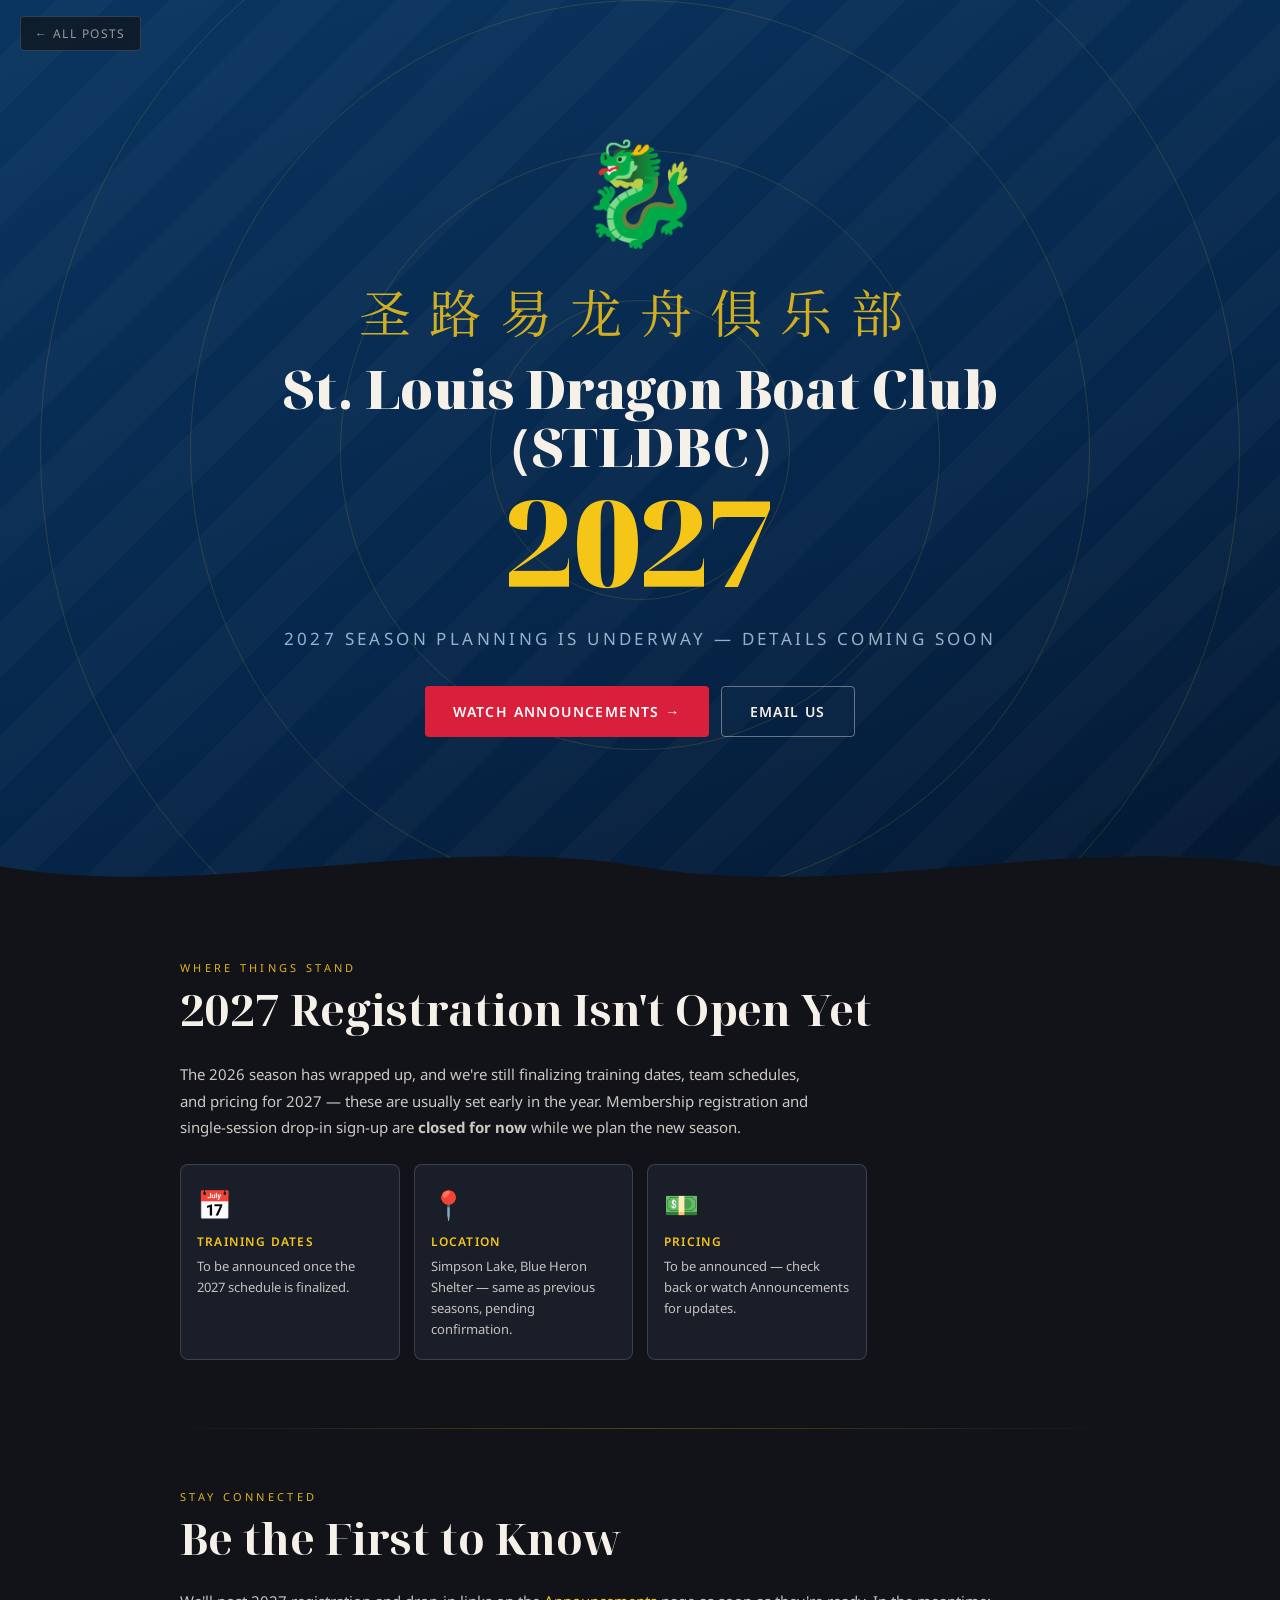
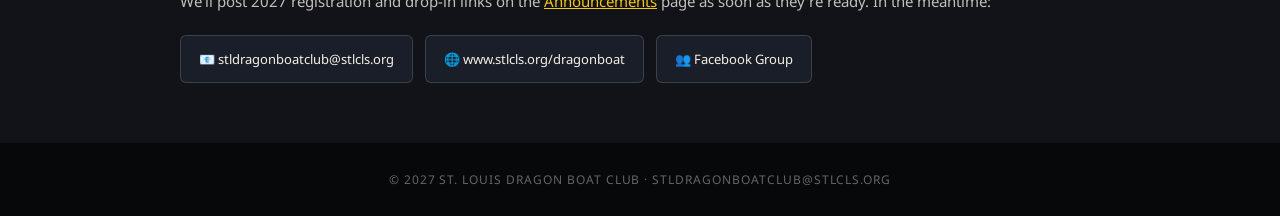
<file: posts/season-2027.html>
<!DOCTYPE html>
<html lang="en">
<head>
<meta charset="UTF-8">
<meta name="viewport" content="width=device-width, initial-scale=1.0">
<title>STL Dragon Boat Club — 2027 Season</title>
<link rel="stylesheet" href="../style.css">
<style>
.soon-grid {
  display: grid;
  grid-template-columns: repeat(auto-fill, minmax(200px, 1fr));
  gap: 14px;
  margin-bottom: 8px;
}
.soon-card {
  background: var(--surface);
  border: 1px solid var(--border);
  border-radius: 8px;
  padding: 20px 16px;
}
.soon-card .icon { font-size: 28px; margin-bottom: 10px; }
.soon-card h4    { font-size: 12px; font-weight: 600; letter-spacing: 0.1em; text-transform: uppercase; margin-bottom: 6px; color: var(--gold); }
.soon-card p     { font-size: 13px; line-height: 1.6; color: rgba(245,240,232,0.78); }

.connect-row { display: flex; gap: 12px; flex-wrap: wrap; margin-top: 24px; }
.connect-link {
  display: inline-flex;
  align-items: center;
  gap: 8px;
  padding: 13px 18px;
  background: var(--surface);
  border: 1px solid var(--border);
  border-radius: 6px;
  font-size: 13px;
  color: var(--paper);
  text-decoration: none;
  transition: background 0.15s, border-color 0.15s;
  min-height: 48px;
}
.connect-link:hover { background: rgba(245,197,24,0.1); border-color: rgba(245,197,24,0.45); color: var(--gold); }
</style>
</head>
<body>

<nav class="back-nav">
  <a href="../announcements.html" class="back-link">← All Posts</a>
</nav>

<!-- HERO -->
<div class="hero">
  <div class="ripple"></div>
  <div class="ripple"></div>
  <div class="ripple"></div>
  <div class="ripple"></div>

  <div class="hero-inner">
    <span class="dragon-emoji">🐉</span>
    <span class="chinese-subtitle">圣路易龙舟俱乐部</span>
    <h1>
      St. Louis Dragon Boat Club（STLDBC）
      <span class="accent">2027</span>
    </h1>
    <p class="tagline">2027 season planning is underway — details coming soon</p>
    <div class="cta-group">
      <a href="../announcements.html" class="btn btn-primary">Watch Announcements →</a>
      <a href="mailto:stldragonboatclub@stlcls.org" class="btn btn-ghost">Email Us</a>
    </div>
  </div>

  <svg class="wave" viewBox="0 0 1440 80" fill="none" xmlns="http://www.w3.org/2000/svg" preserveAspectRatio="none">
    <path d="M0,40 C240,80 480,0 720,40 C960,80 1200,0 1440,40 L1440,80 L0,80 Z" fill="#111318"/>
  </svg>
</div>

<!-- STATUS -->
<section>
  <span class="section-label">Where Things Stand</span>
  <h2>2027 Registration Isn't Open Yet</h2>
  <p style="font-size:15px; line-height:1.75; color:rgba(245,240,232,0.82); max-width:640px; margin-bottom:24px;">
    The 2026 season has wrapped up, and we're still finalizing training dates, team schedules,
    and pricing for 2027 — these are usually set early in the year. Membership registration and
    single-session drop-in sign-up are <strong>closed for now</strong> while we plan the new season.
  </p>

  <div class="soon-grid">
    <div class="soon-card">
      <div class="icon">📅</div>
      <h4>Training Dates</h4>
      <p>To be announced once the 2027 schedule is finalized.</p>
    </div>
    <div class="soon-card">
      <div class="icon">📍</div>
      <h4>Location</h4>
      <p>Simpson Lake, Blue Heron Shelter — same as previous seasons, pending confirmation.</p>
    </div>
    <div class="soon-card">
      <div class="icon">💵</div>
      <h4>Pricing</h4>
      <p>To be announced — check back or watch Announcements for updates.</p>
    </div>
  </div>
</section>

<div class="divider"></div>

<!-- CONNECT -->
<section>
  <span class="section-label">Stay Connected</span>
  <h2>Be the First to Know</h2>
  <p style="font-size:15px; color:rgba(245,240,232,0.78); margin-bottom:8px;">
    We'll post 2027 registration and drop-in links on the <a href="../announcements.html" style="color:var(--gold);">Announcements</a> page
    as soon as they're ready. In the meantime:
  </p>

  <div class="connect-row">
    <a href="mailto:stldragonboatclub@stlcls.org" class="connect-link">📧 stldragonboatclub@stlcls.org</a>
    <a href="https://www.stlcls.org/school/page/dragonboat" class="connect-link" target="_blank">🌐 www.stlcls.org/dragonboat</a>
    <a href="https://www.facebook.com/groups/9592205354148705" class="connect-link" target="_blank">👥 Facebook Group</a>
  </div>
</section>

<footer>
  © 2027 St. Louis Dragon Boat Club · stldragonboatclub@stlcls.org
</footer>

</body>
</html>
</file>
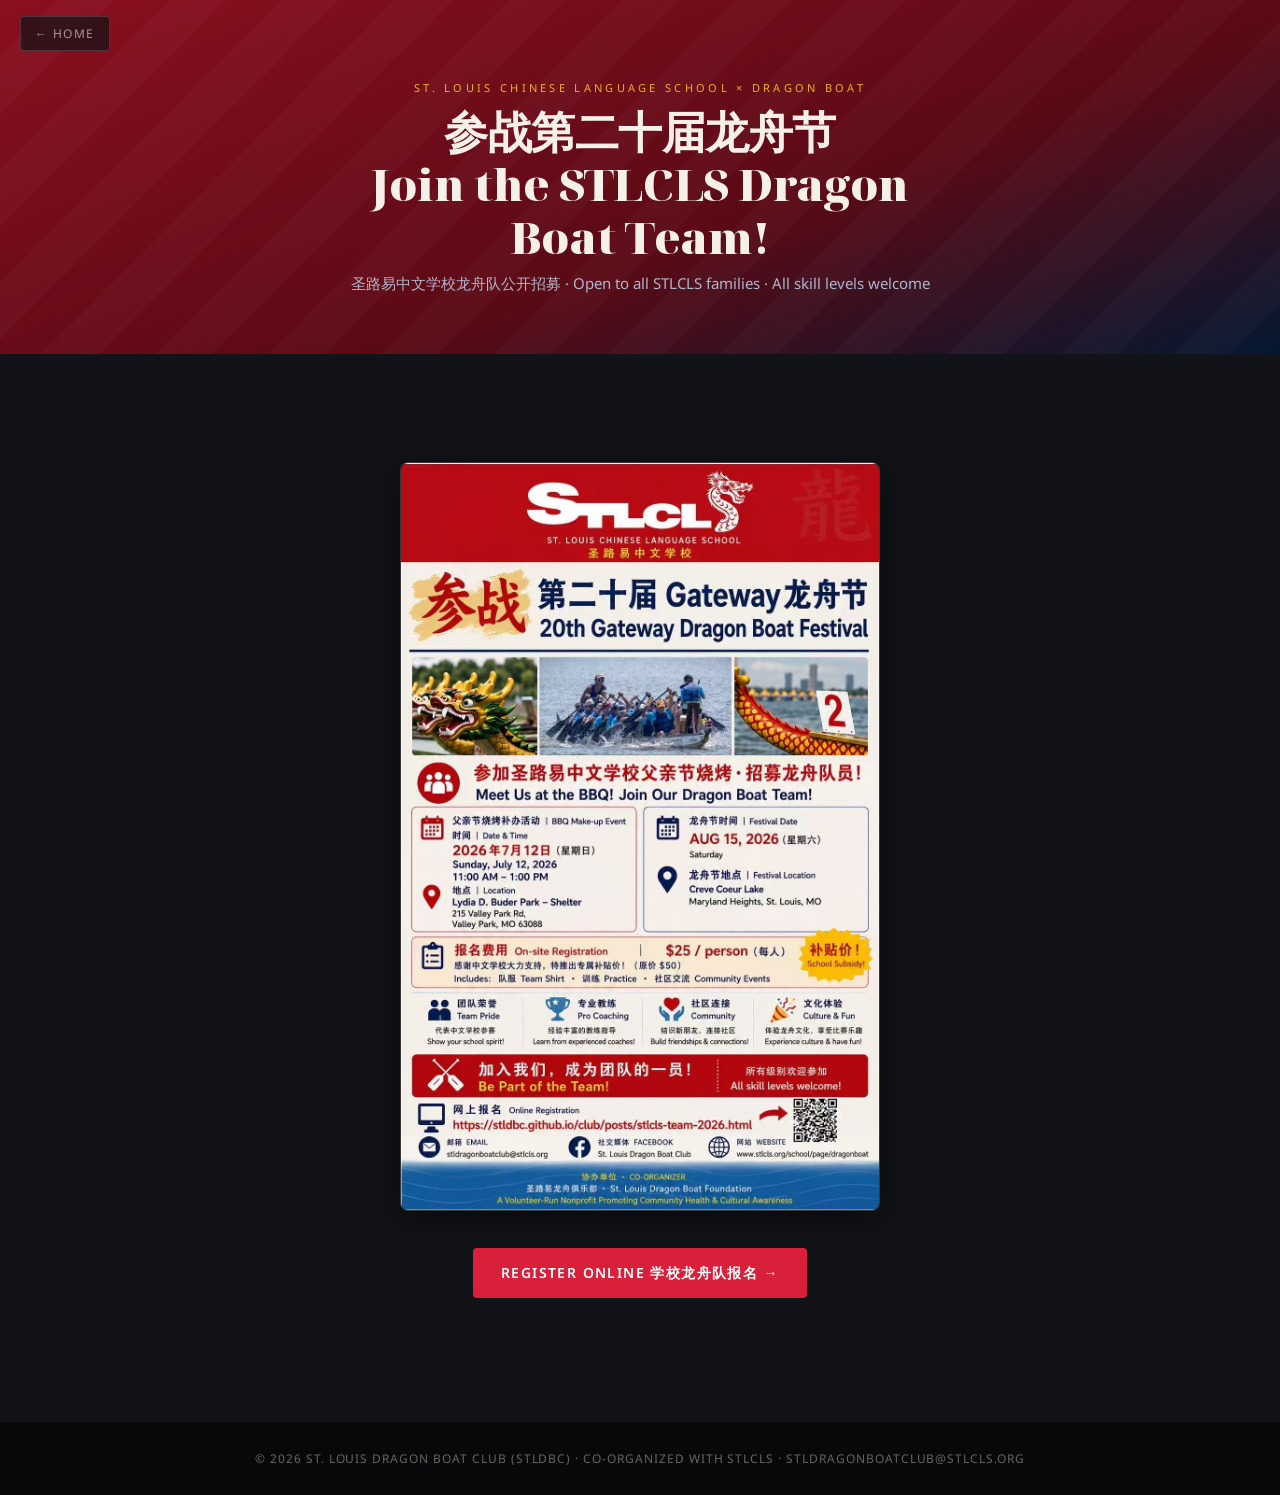
<file: posts/stlcls-team-2026.html>
<!DOCTYPE html>
<html lang="en">
<head>
<meta charset="UTF-8">
<meta name="viewport" content="width=device-width, initial-scale=1.0">
<title>STLCLS Dragon Boat Team — 2026 Recruitment</title>
<link rel="stylesheet" href="../style.css">
<style>
.page-hero {
  background: linear-gradient(160deg, #8B0F20 0%, #5a0a15 60%, #041830 100%);
  padding: 80px 20px 60px;
  text-align: center;
  position: relative;
  overflow: hidden;
}
.page-hero::before {
  content: '';
  position: absolute;
  inset: 0;
  background: repeating-linear-gradient(
    135deg,
    transparent, transparent 40px,
    rgba(255,255,255,0.025) 40px,
    rgba(255,255,255,0.025) 80px
  );
}
.page-hero-inner { position: relative; z-index: 2; max-width: 640px; margin: 0 auto; }
.page-hero h1 { font-size: clamp(26px, 6vw, 44px); letter-spacing: -0.01em; line-height: 1.2; }
.page-hero p  { font-size: 15px; color: var(--mist); opacity: 0.8; margin-top: 10px; }

.poster-wrap {
  text-align: center;
  margin: 48px auto 32px;
  max-width: 480px;
}
.poster-wrap img {
  width: 100%;
  border-radius: 8px;
  border: 1px solid var(--border);
  box-shadow: 0 8px 32px rgba(0,0,0,0.5);
}
.reg-wrap {
  text-align: center;
  margin: 0 auto 64px;
}
</style>
</head>
<body>

<nav class="back-nav">
  <a href="../index.html" class="back-link">← Home</a>
</nav>

<div class="page-hero">
  <div class="page-hero-inner">
    <span class="section-label">St. Louis Chinese Language School × Dragon Boat</span>
    <h1>参战第二十届龙舟节<br>Join the STLCLS Dragon Boat Team!</h1>
    <p>圣路易中文学校龙舟队公开招募 · Open to all STLCLS families · All skill levels welcome</p>
  </div>
</div>

<section>
  <div class="poster-wrap">
    <img src="../images/stlcls-recruitment-2026-v2.jpg" alt="STLCLS Dragon Boat Team Recruitment — 20th Gateway Dragon Boat Festival">
  </div>
  <div class="reg-wrap">
    <a href="https://forms.gle/wqRS46ebQic7bxAM6" class="btn btn-primary" target="_blank" rel="noopener">
      Register Online 学校龙舟队报名 →
    </a>
  </div>
</section>

<footer>
  © 2026 St. Louis Dragon Boat Club (STLDBC) · Co-organized with STLCLS · stldragonboatclub@stlcls.org
</footer>

</body>
</html>
</file>
<file: style.css>
/* ═══════════════════════════════════════════════════
   STL Dragon Boat — Shared Design System
   All pages import this file for consistent styling.
   ═══════════════════════════════════════════════════ */

@import url('https://fonts.googleapis.com/css2?family=Noto+Serif+Display:wght@700;900&family=Noto+Sans:wght@300;400;600&family=Noto+Serif+SC:wght@700&display=swap');

/* ── TOKENS ── */
:root {
  --red:          #D91F3A;
  --gold:         #F5C518;
  --gold-dark:    #C9A000;
  --ink:          #111318;
  --paper:        #F5F0E8;
  --water:        #0A3560;
  --water-light:  #1A6BBF;
  --mist:         #C8DFF5;
  --surface:      #1A1E28;
  --surface2:     #222736;
  --border:       rgba(255,255,255,0.15);
  color-scheme: dark;
}

html { background: #111318; }

*, *::before, *::after { box-sizing: border-box; margin: 0; padding: 0; }

body {
  background: #111318 !important;
  color: #F5F0E8 !important;
  font-family: 'Noto Sans', sans-serif;
  font-weight: 400;
  overflow-x: hidden;
  -webkit-font-smoothing: antialiased;
  -moz-osx-font-smoothing: grayscale;
}

/* ── TYPOGRAPHY ── */
h1 {
  font-family: 'Noto Serif Display', serif;
  font-weight: 900;
  font-size: clamp(28px, 6vw, 52px);
  line-height: 1.1;
  letter-spacing: -0.01em;
  color: var(--paper);
}
h1 .accent {
  color: var(--gold);
  display: block;
  font-size: clamp(52px, 13vw, 120px);
}

h2 {
  font-family: 'Noto Serif Display', serif;
  font-weight: 700;
  font-size: clamp(24px, 5vw, 44px);
  line-height: 1.1;
  margin-bottom: 28px;
  color: var(--paper);
}

h3 {
  font-family: 'Noto Serif Display', serif;
  font-weight: 700;
  line-height: 1.2;
  color: var(--paper);
}

/* ── LAYOUT ── */
section {
  padding: 60px 20px;
  max-width: 960px;
  margin: 0 auto;
}
@media (max-width: 480px) {
  section { padding: 44px 16px; }
}

/* ── UTILITY ── */
.section-label {
  font-size: 11px;
  letter-spacing: 0.3em;
  text-transform: uppercase;
  color: var(--gold);
  margin-bottom: 10px;
  display: block;
  opacity: 0.9;
}

.divider {
  width: 100%;
  height: 1px;
  background: linear-gradient(90deg, transparent, var(--gold-dark), transparent);
  opacity: 0.35;
  max-width: 960px;
  margin: 0 auto;
}

.mt16 { margin-top: 16px; }
.mt32 { margin-top: 32px; }

/* ── BUTTONS ── */
.btn {
  display: inline-flex;
  align-items: center;
  justify-content: center;
  padding: 15px 28px;
  border-radius: 4px;
  font-family: 'Noto Sans', sans-serif;
  font-weight: 600;
  font-size: 14px;
  letter-spacing: 0.1em;
  text-transform: uppercase;
  text-decoration: none;
  transition: transform 0.15s, box-shadow 0.15s;
  cursor: pointer;
  min-height: 48px;
}
.btn:hover        { transform: translateY(-2px); box-shadow: 0 8px 24px rgba(0,0,0,0.45); }
.btn-primary      { background: var(--red);  color: #fff; }
.btn-gold         { background: var(--gold); color: var(--ink); }
.btn-ghost        { background: transparent; color: var(--paper); border: 1.5px solid rgba(245,240,232,0.4); }
.btn-ghost:hover  { border-color: var(--gold); color: var(--gold); }

/* ── HERO (base) ── */
.hero {
  position: relative;
  min-height: 100svh;
  display: flex;
  flex-direction: column;
  align-items: center;
  justify-content: center;
  overflow: hidden;
  background: linear-gradient(160deg, #0A3560 0%, #06264A 60%, #041830 100%);
  padding: 60px 20px 90px;
}

.hero::before {
  content: '';
  position: absolute;
  inset: 0;
  background: repeating-linear-gradient(
    135deg,
    transparent,
    transparent 40px,
    rgba(255,255,255,0.025) 40px,
    rgba(255,255,255,0.025) 80px
  );
}

.hero-inner {
  position: relative;
  z-index: 2;
  text-align: center;
  max-width: 860px;
}

/* ── RIPPLE ANIMATION ── */
.ripple {
  position: absolute;
  border-radius: 50%;
  border: 1px solid rgba(245,197,24,0.15);
  animation: expand 6s ease-out infinite;
  pointer-events: none;
}
.ripple:nth-child(1) { width: 300px;  height: 300px;  top: 50%; left: 50%; margin: -150px 0 0 -150px; animation-delay: 0s; }
.ripple:nth-child(2) { width: 600px;  height: 600px;  top: 50%; left: 50%; margin: -300px 0 0 -300px; animation-delay: 1.5s; }
.ripple:nth-child(3) { width: 900px;  height: 900px;  top: 50%; left: 50%; margin: -450px 0 0 -450px; animation-delay: 3s; }
.ripple:nth-child(4) { width: 1200px; height: 1200px; top: 50%; left: 50%; margin: -600px 0 0 -600px; animation-delay: 4.5s; }

@keyframes expand {
  0%   { transform: scale(0.2); opacity: 0; }
  20%  { opacity: 1; }
  100% { transform: scale(1);   opacity: 0; }
}

/* ── WAVE SVG ── */
.wave { position: absolute; bottom: -2px; left: 0; width: 100%; }

/* ── DRAGON EMOJI FLOAT ── */
.dragon-emoji {
  font-size: clamp(60px, 12vw, 100px);
  display: block;
  margin-bottom: 16px;
  animation: float 4s ease-in-out infinite;
}
@keyframes float {
  0%, 100% { transform: translateY(0); }
  50%       { transform: translateY(-12px); }
}

.chinese-subtitle {
  font-family: 'Noto Serif SC', serif;
  font-size: clamp(28px, 6vw, 52px);
  letter-spacing: 0.35em;
  color: var(--gold);
  opacity: 0.85;
  margin-bottom: 12px;
  display: block;
}

.tagline {
  font-size: clamp(13px, 2.2vw, 17px);
  letter-spacing: 0.2em;
  text-transform: uppercase;
  color: var(--mist);
  opacity: 0.75;
  margin: 20px 0 36px;
}

.cta-group {
  display: flex;
  gap: 12px;
  justify-content: center;
  flex-wrap: wrap;
  margin-bottom: 12px;
}

/* ── BACK NAV ── */
.back-nav {
  position: fixed;
  top: 16px;
  left: 20px;
  z-index: 100;
}
.back-link {
  display: inline-flex;
  align-items: center;
  gap: 6px;
  font-size: 12px;
  letter-spacing: 0.12em;
  text-transform: uppercase;
  color: rgba(245,240,232,0.6);
  text-decoration: none;
  background: rgba(17,19,24,0.7);
  backdrop-filter: blur(8px);
  padding: 8px 14px;
  border-radius: 4px;
  border: 1px solid var(--border);
  transition: color 0.15s, border-color 0.15s;
}
.back-link:hover { color: var(--gold); border-color: rgba(245,197,24,0.4); }

/* ── ANNOUNCEMENT CARD (used in announcements.html) ── */
.post-grid {
  display: grid;
  gap: 20px;
}

.post-card {
  background: var(--surface);
  border: 1px solid var(--border);
  border-radius: 10px;
  padding: 28px 28px 22px;
  display: grid;
  grid-template-columns: 1fr auto;
  gap: 12px 24px;
  align-items: start;
  transition: border-color 0.15s, background 0.15s;
  text-decoration: none;
  color: inherit;
}
.post-card:hover { border-color: rgba(245,197,24,0.45); background: rgba(245,197,24,0.05); }

.post-meta { display: flex; align-items: center; gap: 10px; margin-bottom: 10px; flex-wrap: wrap; }
.post-type {
  font-size: 10px;
  font-weight: 700;
  letter-spacing: 0.2em;
  text-transform: uppercase;
  padding: 4px 10px;
  border-radius: 2px;
}
.type-club     { background: rgba(26,107,191,0.3);  color: var(--water-light); border: 1px solid rgba(26,107,191,0.5); }
.type-openhouse{ background: rgba(245,197,24,0.15); color: var(--gold);         border: 1px solid rgba(245,197,24,0.4); }
.type-festival { background: rgba(217,31,58,0.2);   color: #FF6B81;             border: 1px solid rgba(217,31,58,0.45); }
.type-recap    { background: rgba(255,255,255,0.07); color: var(--paper);       border: 1px solid var(--border); }

.post-date { font-size: 12px; color: rgba(245,240,232,0.5); letter-spacing: 0.05em; }
.post-title { font-family: 'Noto Serif Display', serif; font-size: clamp(18px,3vw,24px); font-weight: 700; line-height: 1.25; margin-bottom: 8px; }
.post-summary { font-size: 14px; line-height: 1.65; color: rgba(245,240,232,0.72); }
.post-arrow { color: var(--gold); font-size: 22px; margin-top: 4px; opacity: 0.7; transition: opacity 0.15s, transform 0.15s; }
.post-card:hover .post-arrow { opacity: 1; transform: translateX(4px); }

/* ── PAST BADGE & CARD ── */
.badge-past {
  display: inline-block;
  background: rgba(255,255,255,0.07);
  color: rgba(245,240,232,0.4);
  font-size: 9px;
  font-weight: 700;
  letter-spacing: 0.13em;
  text-transform: uppercase;
  padding: 2px 8px;
  border-radius: 2px;
  vertical-align: middle;
}
.post-card.is-past {
  opacity: 0.45;
  pointer-events: none;
}
.post-card.is-past:hover {
  border-color: var(--border);
  background: var(--surface);
}

/* ── FOOTER ── */
footer {
  background: rgba(0,0,0,0.6);
  text-align: center;
  padding: 28px 20px;
  font-size: 12px;
  color: rgba(245,240,232,0.4);
  letter-spacing: 0.08em;
  text-transform: uppercase;
}
</file>
